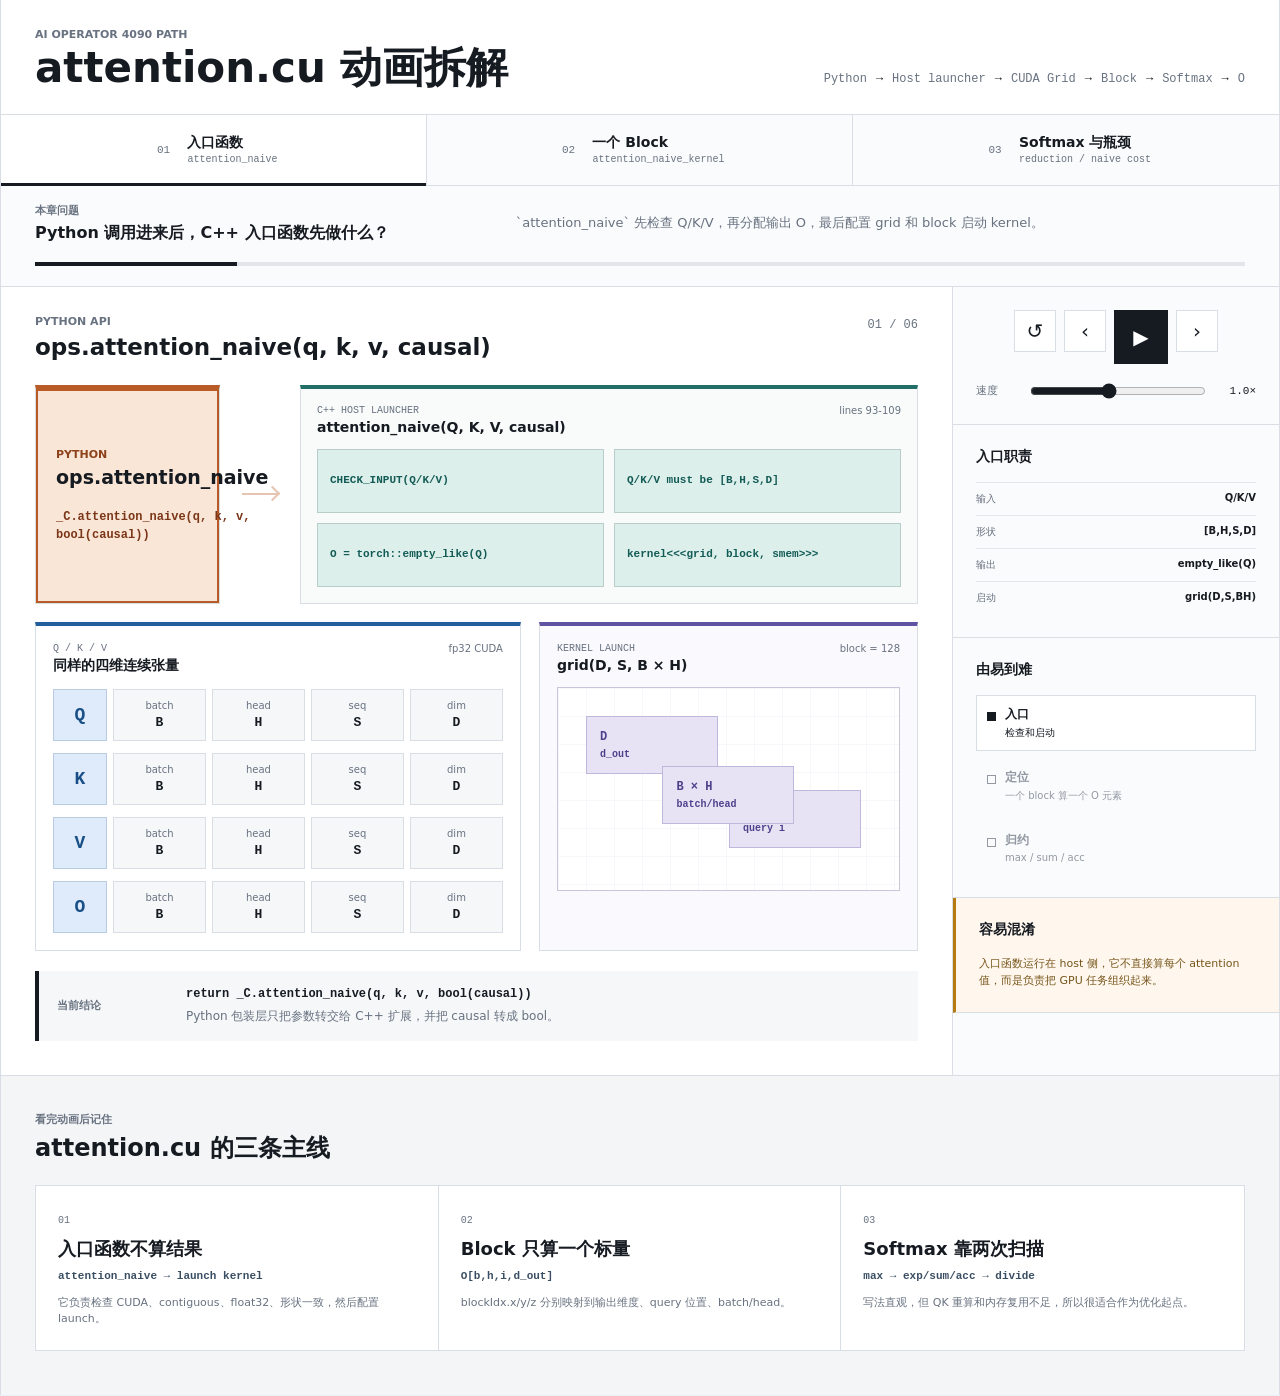
<file: ai_operator_4090_path/docs/attention_animation/index.html>
<!doctype html>
<html lang="zh-CN">
<head>
  <meta charset="utf-8">
  <meta name="viewport" content="width=device-width, initial-scale=1">
  <title>attention.cu 动画讲解：从入口函数到 naive attention kernel</title>
  <link rel="stylesheet" href="./styles.css">
</head>
<body>
  <main class="app-shell">
    <header class="topbar">
      <div>
        <p class="eyebrow">AI Operator 4090 Path</p>
        <h1>attention.cu 动画拆解</h1>
      </div>
      <div class="model-path" aria-label="attention.cu 调用路径">
        <span>Python</span>
        <b>→</b>
        <span>Host launcher</span>
        <b>→</b>
        <span>CUDA Grid</span>
        <b>→</b>
        <span>Block</span>
        <b>→</b>
        <span>Softmax</span>
        <b>→</b>
        <span>O</span>
      </div>
    </header>

    <nav class="chapter-tabs" aria-label="attention.cu 动画章节">
      <button class="chapter-tab is-active" data-chapter="host" type="button">
        <span>01</span>
        <strong>入口函数</strong>
        <small>attention_naive</small>
      </button>
      <button class="chapter-tab" data-chapter="kernel" type="button">
        <span>02</span>
        <strong>一个 Block</strong>
        <small>attention_naive_kernel</small>
      </button>
      <button class="chapter-tab" data-chapter="reduce" type="button">
        <span>03</span>
        <strong>Softmax 与瓶颈</strong>
        <small>reduction / naive cost</small>
      </button>
    </nav>

    <section class="lesson-strip">
      <div>
        <span class="section-label">本章问题</span>
        <strong id="chapter-question">Python 调用进来后，C++ 入口函数先做什么？</strong>
      </div>
      <p id="chapter-summary">`attention_naive` 先检查 Q/K/V，再分配输出 O，最后配置 grid 和 block 启动 kernel。</p>
      <div class="progress-track" aria-label="动画进度">
        <span id="progress-bar"></span>
      </div>
    </section>

    <section class="workspace">
      <div class="visual-stage">
        <div class="stage-heading">
          <div>
            <span class="section-label" id="phase-label">Python API</span>
            <h2 id="phase-title">ops.attention_naive(q, k, v, causal)</h2>
          </div>
          <span class="step-count" id="step-count">01 / 06</span>
        </div>

        <section class="chapter-view is-active" id="host-view" aria-label="attention_naive 入口函数动画">
          <div class="host-flow">
            <article class="python-panel" id="python-panel">
              <header>
                <span>Python</span>
                <strong>ops.attention_naive</strong>
              </header>
              <code>_C.attention_naive(q, k, v, bool(causal))</code>
            </article>

            <div class="flow-arrow" id="host-arrow" aria-hidden="true"><span></span></div>

            <article class="launcher-panel">
              <header class="panel-heading">
                <div>
                  <span>C++ Host launcher</span>
                  <strong>attention_naive(Q, K, V, causal)</strong>
                </div>
                <small>lines 93-109</small>
              </header>
              <div class="launcher-stack">
                <button class="launcher-step" data-host-part="check" type="button">CHECK_INPUT(Q/K/V)</button>
                <button class="launcher-step" data-host-part="shape" type="button">Q/K/V must be [B,H,S,D]</button>
                <button class="launcher-step" data-host-part="output" type="button">O = torch::empty_like(Q)</button>
                <button class="launcher-step" data-host-part="launch" type="button">kernel&lt;&lt;&lt;grid, block, smem&gt;&gt;&gt;</button>
              </div>
            </article>
          </div>

          <div class="shape-launch-grid">
            <article class="tensor-panel">
              <header class="panel-heading">
                <div>
                  <span>Q / K / V</span>
                  <strong>同样的四维连续张量</strong>
                </div>
                <small>fp32 CUDA</small>
              </header>
              <div class="tensor-stack" id="tensor-stack"></div>
            </article>

            <article class="grid-panel">
              <header class="panel-heading">
                <div>
                  <span>Kernel launch</span>
                  <strong>grid(D, S, B × H)</strong>
                </div>
                <small>block = 128</small>
              </header>
              <div class="grid-cube">
                <div class="axis axis-d" id="axis-d"><span>D</span><b>d_out</b></div>
                <div class="axis axis-s" id="axis-s"><span>S</span><b>query i</b></div>
                <div class="axis axis-bh" id="axis-bh"><span>B × H</span><b>batch/head</b></div>
              </div>
            </article>
          </div>
        </section>

        <section class="chapter-view" id="kernel-view" aria-label="attention_naive_kernel 单个 block 动画">
          <div class="kernel-layout">
            <article class="output-panel">
              <header class="panel-heading">
                <div>
                  <span>当前 Block 负责</span>
                  <strong>一个输出标量</strong>
                </div>
                <small id="block-index-label">blockIdx = (3, 3, 1)</small>
              </header>
              <div class="output-map" id="output-map" aria-label="O 的 S x D 输出区域"></div>
              <div class="block-formula">
                <code id="block-formula-code">d_out = blockIdx.x；i = blockIdx.y；bh = blockIdx.z</code>
              </div>
            </article>

            <article class="attention-panel">
              <header class="panel-heading">
                <div>
                  <span>QK 打分</span>
                  <strong>当前 query 扫过所有 key</strong>
                </div>
                <small id="scan-status">等待线程分工</small>
              </header>

              <div class="attention-matrix">
                <div class="query-row">
                  <span>Q[i]</span>
                  <div id="query-cells"></div>
                </div>
                <div class="score-area">
                  <div class="key-stack" id="key-stack"></div>
                  <div class="dot-core" id="dot-core">
                    <span>dot</span>
                    <strong>Q[i] · K[j]</strong>
                    <code>/ sqrt(D)</code>
                  </div>
                  <div class="value-stack" id="value-stack"></div>
                </div>
              </div>
            </article>
          </div>

          <div class="thread-rail">
            <span class="section-label">Block 内线程</span>
            <div class="thread-strip" id="thread-strip"></div>
          </div>
        </section>

        <section class="chapter-view" id="reduce-view" aria-label="softmax reduction 与 naive attention 瓶颈动画">
          <div class="reduce-layout">
            <article class="reduction-panel">
              <header class="panel-heading">
                <div>
                  <span>Shared memory reduction</span>
                  <strong id="reduction-title">先找每个 score 的最大值</strong>
                </div>
                <small>extern __shared__ float smem[]</small>
              </header>

              <div class="lane-lab" id="lane-lab"></div>
              <div class="shared-memory">
                <div class="shared-row">
                  <span>smax</span>
                  <div id="smax-row"></div>
                </div>
                <div class="shared-row">
                  <span>ssum</span>
                  <div id="ssum-row"></div>
                </div>
                <div class="shared-row">
                  <span>sacc</span>
                  <div id="sacc-row"></div>
                </div>
              </div>
            </article>

            <article class="formula-panel">
              <span class="section-label">当前公式</span>
              <code id="formula-code">local_max = max(score)</code>
              <p id="formula-detail">每个线程只看一部分 j，然后把局部最大值写进 shared memory。</p>
              <div class="writeback-box" id="writeback-box">
                <span>O[b,h,i,d_out]</span>
                <strong>sacc[0] / denom</strong>
              </div>
            </article>
          </div>

          <div class="bottleneck-panel">
            <header>
              <span class="section-label">为什么 naive</span>
              <strong>清楚，但慢</strong>
            </header>
            <div class="bottleneck-grid">
              <div class="meter" data-meter="repeat">
                <span>重复 QK</span>
                <b></b>
                <small>每个 d_out 都重算 score</small>
              </div>
              <div class="meter" data-meter="twopass">
                <span>两遍扫描</span>
                <b></b>
                <small>先 max，再 sum/acc</small>
              </div>
              <div class="meter" data-meter="memory">
                <span>访存复用少</span>
                <b></b>
                <small>没有 tile 和 online softmax</small>
              </div>
            </div>
          </div>
        </section>

        <div class="explanation-panel">
          <span class="section-label">当前结论</span>
          <code id="concept-code">torch::Tensor attention_naive(...)</code>
          <p id="phase-detail">这个函数是入口，不直接算 attention，而是负责检查、分配和 launch。</p>
        </div>
      </div>

      <aside class="inspector">
        <section class="control-panel">
          <div class="control-row">
            <button class="icon-button" id="reset-button" type="button" title="重置" aria-label="重置">↺</button>
            <button class="icon-button" id="prev-button" type="button" title="上一步" aria-label="上一步">‹</button>
            <button class="play-button" id="play-button" type="button" title="播放" aria-label="播放">
              <span id="play-icon">▶</span>
            </button>
            <button class="icon-button" id="next-button" type="button" title="下一步" aria-label="下一步">›</button>
          </div>
          <label class="speed-control">
            <span>速度</span>
            <input id="speed-input" type="range" min="450" max="1800" value="1050" step="50">
            <output id="speed-output">1.0×</output>
          </label>
        </section>

        <section class="facts-panel">
          <h2 id="facts-title">入口职责</h2>
          <dl>
            <div>
              <dt id="fact-label-0">输入</dt>
              <dd id="fact-value-0">Q/K/V</dd>
            </div>
            <div>
              <dt id="fact-label-1">形状</dt>
              <dd id="fact-value-1">[B,H,S,D]</dd>
            </div>
            <div>
              <dt id="fact-label-2">输出</dt>
              <dd id="fact-value-2">empty_like(Q)</dd>
            </div>
            <div>
              <dt id="fact-label-3">启动</dt>
              <dd id="fact-value-3">grid(D,S,BH)</dd>
            </div>
          </dl>
        </section>

        <section class="mental-model">
          <h2>由易到难</h2>
          <ol>
            <li class="is-current" data-mental="0">
              <span>入口</span>
              <small>检查和启动</small>
            </li>
            <li data-mental="1">
              <span>定位</span>
              <small>一个 block 算一个 O 元素</small>
            </li>
            <li data-mental="2">
              <span>归约</span>
              <small>max / sum / acc</small>
            </li>
          </ol>
        </section>

        <section class="warning-panel">
          <h2>容易混淆</h2>
          <p id="common-mistake">这个文件里的 naive attention 是为了正确性和观察瓶颈，不是追求速度的最终实现。</p>
        </section>
      </aside>
    </section>

    <section class="cheatsheet">
      <header>
        <span class="section-label">看完动画后记住</span>
        <h2>attention.cu 的三条主线</h2>
      </header>
      <div class="cheatsheet-grid">
        <article data-jump-chapter="host">
          <span>01</span>
          <h3>入口函数不算结果</h3>
          <code>attention_naive → launch kernel</code>
          <p>它负责检查 CUDA、contiguous、float32、形状一致，然后配置 launch。</p>
        </article>
        <article data-jump-chapter="kernel">
          <span>02</span>
          <h3>Block 只算一个标量</h3>
          <code>O[b,h,i,d_out]</code>
          <p>blockIdx.x/y/z 分别映射到输出维度、query 位置、batch/head。</p>
        </article>
        <article data-jump-chapter="reduce">
          <span>03</span>
          <h3>Softmax 靠两次扫描</h3>
          <code>max → exp/sum/acc → divide</code>
          <p>写法直观，但 QK 重算和内存复用不足，所以很适合作为优化起点。</p>
        </article>
      </div>
    </section>
  </main>

  <script src="./app.js"></script>
</body>
</html>
</file>
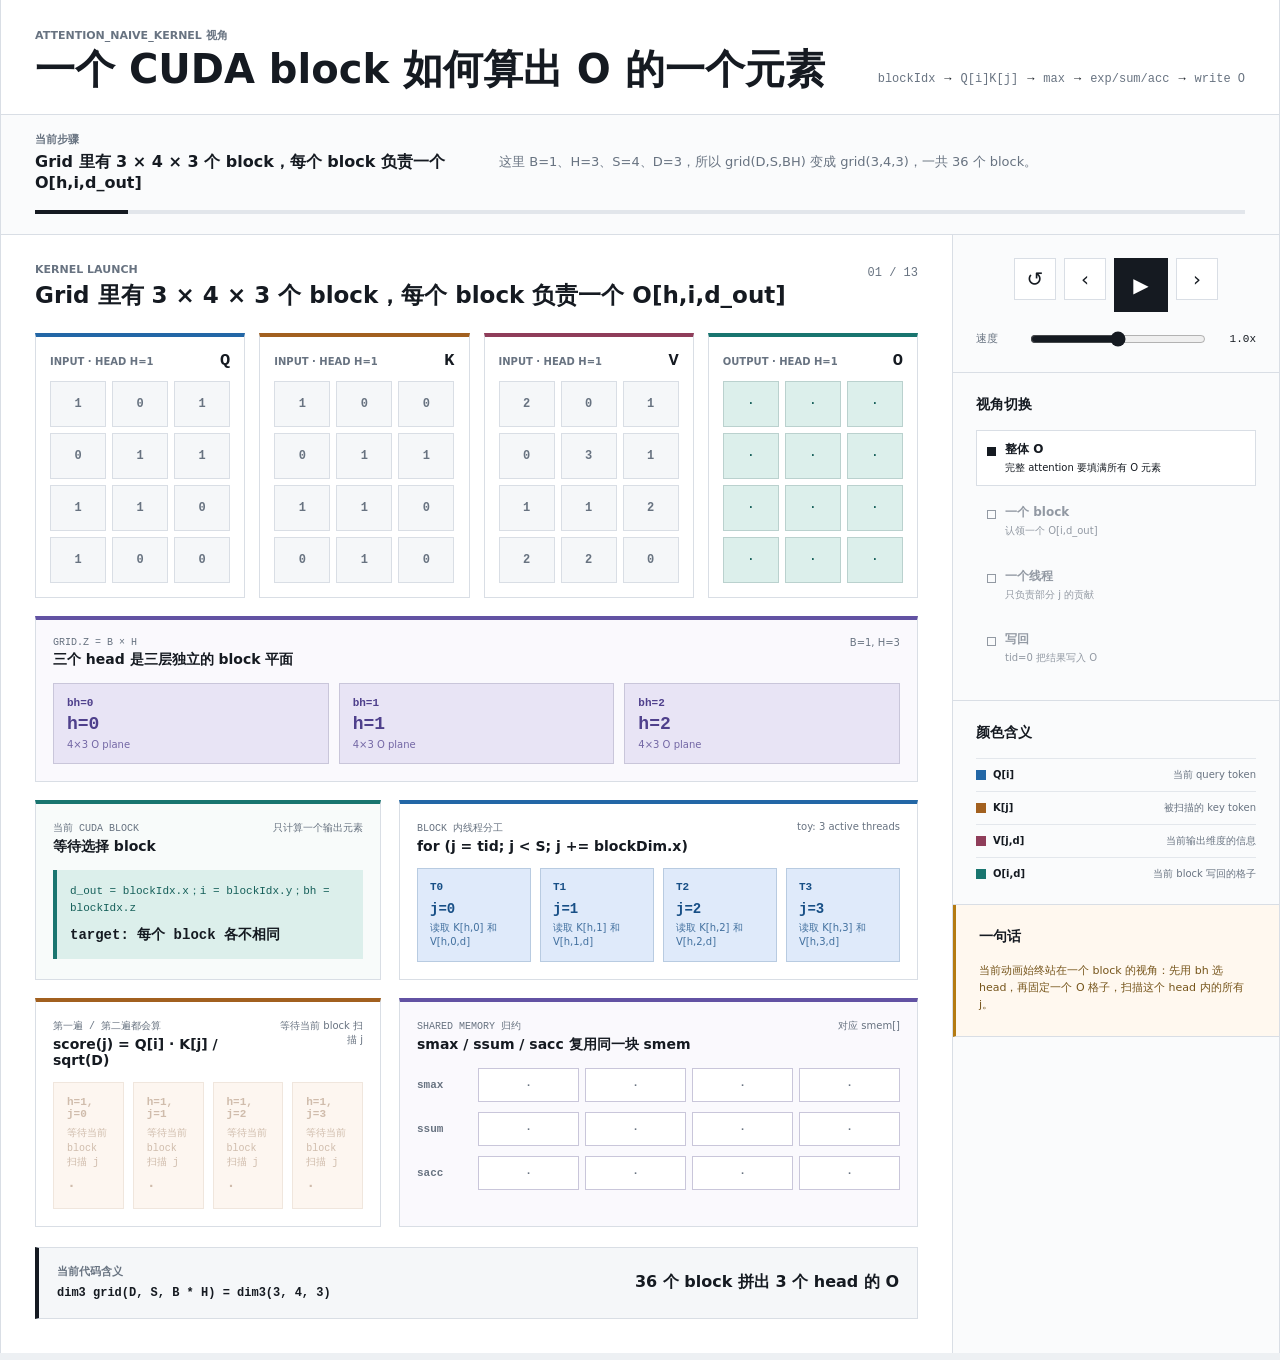
<file: ai_operator_4090_path/docs/attention_qkv_3x3_animation/index.html>
<!doctype html>
<html lang="zh-CN">
<head>
  <meta charset="utf-8">
  <meta name="viewport" content="width=device-width, initial-scale=1">
  <title>attention_naive_kernel 视角：4x3 QKV 到 O</title>
  <link rel="stylesheet" href="./styles.css">
</head>
<body>
  <main class="app-shell">
    <header class="topbar">
      <div>
        <p class="eyebrow">attention_naive_kernel 视角</p>
        <h1>一个 CUDA block 如何算出 O 的一个元素</h1>
      </div>
      <div class="kernel-path" aria-label="kernel 工作路径">
        <span>blockIdx</span>
        <b>→</b>
        <span>Q[i]K[j]</span>
        <b>→</b>
        <span>max</span>
        <b>→</b>
        <span>exp/sum/acc</span>
        <b>→</b>
        <span>write O</span>
      </div>
    </header>

    <section class="lesson-strip">
      <div>
        <span class="section-label">当前步骤</span>
        <strong id="step-title">Grid 里有 3 × 4 × 3 个 block，每个 block 负责一个 O[h,i,d_out]</strong>
      </div>
      <p id="step-summary">为了贴近代码，这里固定 B=1、H=3、S=4、D=3；真实 kernel 里 block 是 128 线程，本动画用 4 个活跃线程分别代表 j=0、1、2、3。</p>
      <div class="progress-track" aria-label="动画进度">
        <span id="progress-bar"></span>
      </div>
    </section>

    <section class="workspace">
      <section class="visual-stage">
        <div class="stage-heading">
          <div>
            <span class="section-label" id="phase-label">Kernel launch</span>
            <h2 id="phase-title">每个 block 认领 O 矩阵里的一个格子</h2>
          </div>
          <span class="step-count" id="step-count">01 / 13</span>
        </div>

        <div class="matrix-overview">
          <article class="matrix-panel q-panel">
            <header>
              <span id="q-head-label">Input · head h=1</span>
              <strong>Q</strong>
            </header>
            <div class="matrix" id="q-matrix" aria-label="Q matrix"></div>
          </article>

          <article class="matrix-panel k-panel">
            <header>
              <span id="k-head-label">Input · head h=1</span>
              <strong>K</strong>
            </header>
            <div class="matrix" id="k-matrix" aria-label="K matrix"></div>
          </article>

          <article class="matrix-panel v-panel">
            <header>
              <span id="v-head-label">Input · head h=1</span>
              <strong>V</strong>
            </header>
            <div class="matrix" id="v-matrix" aria-label="V matrix"></div>
          </article>

          <article class="matrix-panel o-panel">
            <header>
              <span id="o-head-label">Output · head h=1</span>
              <strong>O</strong>
            </header>
            <div class="matrix" id="o-matrix" aria-label="O matrix"></div>
          </article>
        </div>

        <div class="head-board">
          <article class="head-card">
            <header class="panel-heading">
              <div>
                <span>grid.z = B × H</span>
                <strong>三个 head 是三层独立的 block 平面</strong>
              </div>
              <small>B=1, H=3</small>
            </header>
            <div class="head-strip" id="head-strip" aria-label="head layers"></div>
          </article>
        </div>

        <div class="kernel-board">
          <article class="block-card">
            <header class="panel-heading">
              <div>
                <span>当前 CUDA block</span>
                <strong id="block-title">blockIdx = (d_out=1, i=1, bh=1)</strong>
              </div>
              <small>只计算一个输出元素</small>
            </header>
            <div class="block-mapping">
              <code id="mapping-code">d_out = blockIdx.x；i = blockIdx.y；bh = blockIdx.z</code>
              <b id="target-code">target: O[h=1,i=1,d=1]</b>
            </div>
          </article>

          <article class="thread-card">
            <header class="panel-heading">
              <div>
                <span>block 内线程分工</span>
                <strong>for (j = tid; j &lt; S; j += blockDim.x)</strong>
              </div>
              <small>toy: 3 active threads</small>
            </header>
            <div class="thread-lanes" id="thread-lanes"></div>
          </article>
        </div>

        <div class="computation-board">
          <article class="score-card">
            <header class="panel-heading">
              <div>
                <span>第一遍 / 第二遍都会算</span>
                <strong>score(j) = Q[i] · K[j] / sqrt(D)</strong>
              </div>
              <small id="score-status">等待选择 block</small>
            </header>
            <div class="score-row" id="score-row"></div>
          </article>

          <article class="shared-card">
            <header class="panel-heading">
              <div>
                <span>shared memory 归约</span>
                <strong id="shared-title">smax / ssum / sacc 复用同一块 smem</strong>
              </div>
              <small>对应 smem[]</small>
            </header>
            <div class="shared-rows">
              <div class="shared-row">
                <span>smax</span>
                <div id="smax-row"></div>
              </div>
              <div class="shared-row">
                <span>ssum</span>
                <div id="ssum-row"></div>
              </div>
              <div class="shared-row">
                <span>sacc</span>
                <div id="sacc-row"></div>
              </div>
            </div>
          </article>
        </div>

        <section class="formula-panel">
          <div>
            <span class="section-label">当前代码含义</span>
            <code id="formula-code">dim3 grid(D, S, B * H)</code>
          </div>
          <strong id="formula-result">36 个 block 拼出 3 个 head 的 O</strong>
        </section>
      </section>

      <aside class="inspector">
        <section class="control-panel">
          <div class="control-row">
            <button class="icon-button" id="reset-button" type="button" title="重置" aria-label="重置">↺</button>
            <button class="icon-button" id="prev-button" type="button" title="上一步" aria-label="上一步">‹</button>
            <button class="play-button" id="play-button" type="button" title="播放" aria-label="播放">
              <span id="play-icon">▶</span>
            </button>
            <button class="icon-button" id="next-button" type="button" title="下一步" aria-label="下一步">›</button>
          </div>
          <label class="speed-control">
            <span>速度</span>
            <input id="speed-input" type="range" min="400" max="1800" step="50" value="1100">
            <output id="speed-output">1.0x</output>
          </label>
        </section>

        <section class="focus-panel">
          <h2>视角切换</h2>
          <ol>
            <li class="is-current" data-focus="grid">
              <span>整体 O</span>
              <small>完整 attention 要填满所有 O 元素</small>
            </li>
            <li data-focus="block">
              <span>一个 block</span>
              <small>认领一个 O[i,d_out]</small>
            </li>
            <li data-focus="thread">
              <span>一个线程</span>
              <small>只负责部分 j 的贡献</small>
            </li>
            <li data-focus="write">
              <span>写回</span>
              <small>tid=0 把结果写入 O</small>
            </li>
          </ol>
        </section>

        <section class="legend-panel">
          <h2>颜色含义</h2>
          <dl>
            <div>
              <dt><span class="swatch q"></span>Q[i]</dt>
              <dd>当前 query token</dd>
            </div>
            <div>
              <dt><span class="swatch k"></span>K[j]</dt>
              <dd>被扫描的 key token</dd>
            </div>
            <div>
              <dt><span class="swatch v"></span>V[j,d]</dt>
              <dd>当前输出维度的信息</dd>
            </div>
            <div>
              <dt><span class="swatch o"></span>O[i,d]</dt>
              <dd>当前 block 写回的格子</dd>
            </div>
          </dl>
        </section>

        <section class="takeaway-panel">
          <h2>一句话</h2>
          <p id="takeaway-text">整体 attention 填满 O；一个 block 填一个 O 格子；block 内线程分工扫描所有 j。</p>
        </section>
      </aside>
    </section>
  </main>

  <script src="./app.js"></script>
</body>
</html>
</file>
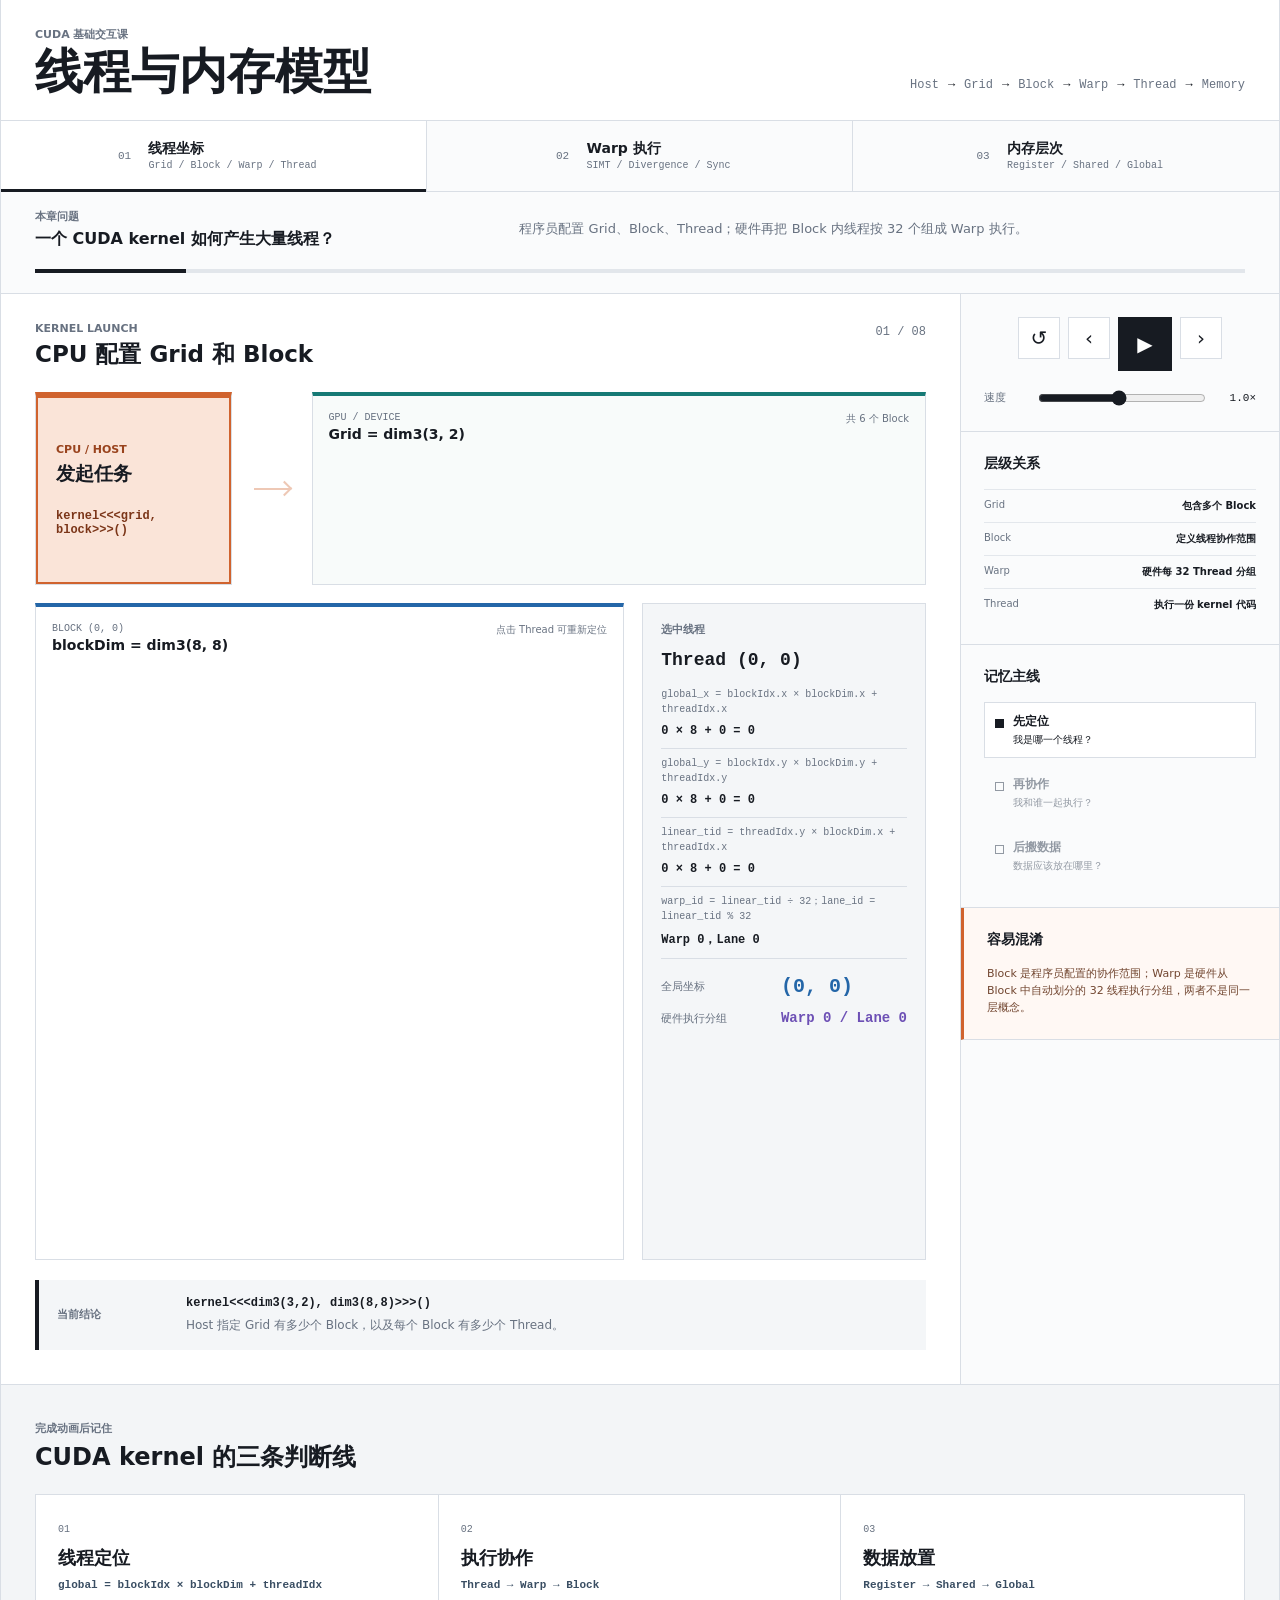
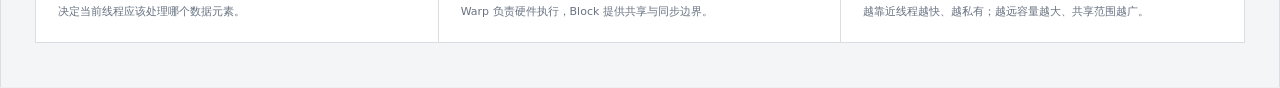
<file: ai_operator_4090_path/docs/cuda_model_animation/index.html>
<!doctype html>
<html lang="zh-CN">
<head>
  <meta charset="utf-8">
  <meta name="viewport" content="width=device-width, initial-scale=1">
  <title>CUDA 编程模型动画：线程、Warp 与内存</title>
  <link rel="stylesheet" href="./styles.css">
</head>
<body>
  <main class="app-shell">
    <header class="topbar">
      <div>
        <p class="eyebrow">CUDA 基础交互课</p>
        <h1>线程与内存模型</h1>
      </div>
      <div class="model-path" aria-label="CUDA 编程模型主线">
        <span>Host</span>
        <b>→</b>
        <span>Grid</span>
        <b>→</b>
        <span>Block</span>
        <b>→</b>
        <span>Warp</span>
        <b>→</b>
        <span>Thread</span>
        <b>→</b>
        <span>Memory</span>
      </div>
    </header>

    <nav class="chapter-tabs" aria-label="CUDA 概念章节">
      <button class="chapter-tab is-active" data-chapter="launch" type="button">
        <span>01</span>
        <strong>线程坐标</strong>
        <small>Grid / Block / Warp / Thread</small>
      </button>
      <button class="chapter-tab" data-chapter="warp" type="button">
        <span>02</span>
        <strong>Warp 执行</strong>
        <small>SIMT / Divergence / Sync</small>
      </button>
      <button class="chapter-tab" data-chapter="memory" type="button">
        <span>03</span>
        <strong>内存层次</strong>
        <small>Register / Shared / Global</small>
      </button>
    </nav>

    <section class="lesson-strip">
      <div>
        <span class="section-label">本章问题</span>
        <strong id="chapter-question">一个 CUDA kernel 如何产生大量线程？</strong>
      </div>
      <p id="chapter-summary">程序员配置 Grid、Block、Thread；硬件再把 Block 内线程按 32 个组成 Warp 执行。</p>
      <div class="progress-track" aria-label="动画进度">
        <span id="progress-bar"></span>
      </div>
    </section>

    <section class="workspace">
      <div class="visual-stage">
        <div class="stage-heading">
          <div>
            <span class="section-label" id="phase-label">Kernel launch</span>
            <h2 id="phase-title">CPU 配置 Grid 和 Block</h2>
          </div>
          <span class="step-count" id="step-count">01 / 08</span>
        </div>

        <section class="chapter-view is-active" id="launch-view" aria-label="线程坐标动画">
          <div class="launch-flow">
            <article class="host-panel" id="host-panel">
              <header>
                <span>CPU / Host</span>
                <strong>发起任务</strong>
              </header>
              <code>kernel&lt;&lt;&lt;grid, block&gt;&gt;&gt;()</code>
            </article>

            <div class="flow-arrow" id="launch-arrow" aria-hidden="true"><span></span></div>

            <article class="gpu-panel">
              <header class="panel-heading">
                <div>
                  <span>GPU / Device</span>
                  <strong>Grid = dim3(3, 2)</strong>
                </div>
                <small>共 6 个 Block</small>
              </header>
              <div class="grid-map" id="grid-map" aria-label="CUDA Grid"></div>
            </article>
          </div>

          <div class="block-detail">
            <article class="block-zoom">
              <header class="panel-heading">
                <div>
                  <span id="selected-block-label">Block (0, 0)</span>
                  <strong>blockDim = dim3(8, 8)</strong>
                </div>
                <small>点击 Thread 可重新定位</small>
              </header>
              <div class="thread-map" id="thread-map" aria-label="Block 内线程"></div>
            </article>

            <article class="coordinate-panel">
              <span class="section-label">选中线程</span>
              <div class="coordinate-value" id="thread-name">Thread (0, 0)</div>
              <div class="formula-stack">
                <code>global_x = blockIdx.x × blockDim.x + threadIdx.x</code>
                <strong id="global-x-formula">0 × 8 + 0 = 0</strong>
                <code>global_y = blockIdx.y × blockDim.y + threadIdx.y</code>
                <strong id="global-y-formula">0 × 8 + 0 = 0</strong>
                <code>linear_tid = threadIdx.y × blockDim.x + threadIdx.x</code>
                <strong id="linear-thread-formula">0 × 8 + 0 = 0</strong>
                <code>warp_id = linear_tid ÷ 32；lane_id = linear_tid % 32</code>
                <strong id="warp-lane-formula">Warp 0，Lane 0</strong>
              </div>
              <div class="result-index result-index-stack">
                <span>全局坐标</span>
                <b id="global-coordinate">(0, 0)</b>
                <span>硬件执行分组</span>
                <b id="warp-coordinate">Warp 0 / Lane 0</b>
              </div>
            </article>
          </div>
        </section>

        <section class="chapter-view" id="warp-view" aria-label="Warp 执行动画">
          <div class="warp-layout">
            <article class="warp-machine">
              <header class="panel-heading">
                <div>
                  <span>Warp 0</span>
                  <strong>32 个线程一起接收指令</strong>
                </div>
                <small id="warp-status">等待调度</small>
              </header>
              <div class="instruction-rail">
                <span>当前指令</span>
                <code id="warp-instruction">y = x + 1</code>
              </div>
              <div class="lane-grid" id="lane-grid" aria-label="Warp 的 32 个 lane"></div>
            </article>

            <article class="scheduler-panel">
              <span class="section-label">SIMT 调度</span>
              <div class="scheduler-cycle">
                <div>
                  <small>Cycle</small>
                  <strong id="cycle-number">0</strong>
                </div>
                <div>
                  <small>Active lanes</small>
                  <strong id="active-lanes">32 / 32</strong>
                </div>
              </div>
              <div class="branch-legend">
                <span><i class="lane-a"></i>路径 A</span>
                <span><i class="lane-b"></i>路径 B</span>
                <span><i class="lane-off"></i>暂时关闭</span>
              </div>
              <p id="warp-explanation">SIMT 表示同一条指令同时作用于多个线程，每个线程仍拥有自己的数据和寄存器。</p>
            </article>
          </div>

          <div class="sync-demo">
            <article class="sync-block" data-sync-block="0">
              <header>Block 0</header>
              <div class="sync-threads" id="sync-block-0"></div>
              <div class="barrier-line">__syncthreads()</div>
            </article>
            <article class="sync-note">
              <span class="section-label">同步边界</span>
              <strong>Barrier 只约束同一个 Block</strong>
              <p>Block 0 无法用 `__syncthreads()` 等待 Block 1。不同 Block 默认必须独立完成工作。</p>
            </article>
            <article class="sync-block" data-sync-block="1">
              <header>Block 1</header>
              <div class="sync-threads" id="sync-block-1"></div>
              <div class="barrier-line">独立执行</div>
            </article>
          </div>
        </section>

        <section class="chapter-view" id="memory-view" aria-label="CUDA 内存模型动画">
          <div class="memory-device">
            <header class="panel-heading">
              <div>
                <span>GPU Device</span>
                <strong>内存的归属决定谁能共享数据</strong>
              </div>
              <small id="memory-action">等待数据流</small>
            </header>

            <div class="memory-blocks">
              <article class="memory-block" data-memory-block="0">
                <header>Block 0</header>
                <div class="register-row" id="register-row-0"></div>
                <div class="shared-bank" id="shared-bank-0">
                  <span>Shared Memory 0</span>
                  <div class="shared-cells"></div>
                </div>
              </article>

              <article class="memory-block" data-memory-block="1">
                <header>Block 1</header>
                <div class="register-row" id="register-row-1"></div>
                <div class="shared-bank" id="shared-bank-1">
                  <span>Shared Memory 1</span>
                  <div class="shared-cells"></div>
                </div>
              </article>
            </div>

            <div class="memory-bus" id="memory-bus">
              <span></span>
              <b>Device memory bus</b>
              <span></span>
            </div>

            <div class="global-memory" id="global-memory">
              <header>
                <span>Global Memory</span>
                <small>所有 Block 可访问，kernel 结束后数据仍存在</small>
              </header>
              <div class="global-cells" id="global-cells"></div>
            </div>
          </div>

          <div class="access-demo">
            <article>
              <header>
                <span class="access-good"></span>
                <strong>合并访问</strong>
              </header>
              <div class="address-row" id="coalesced-row"></div>
              <p>相邻线程访问相邻地址，硬件更容易合并成较少的内存事务。</p>
            </article>
            <article>
              <header>
                <span class="access-bad"></span>
                <strong>跨步访问</strong>
              </header>
              <div class="address-row" id="strided-row"></div>
              <p>相邻线程访问分散地址，通常需要更多内存事务。</p>
            </article>
          </div>
        </section>

        <div class="explanation-panel">
          <span class="section-label">当前结论</span>
          <code id="concept-code">kernel&lt;&lt;&lt;gridDim, blockDim&gt;&gt;&gt;()</code>
          <p id="phase-detail">Host 指定 Grid 有多少个 Block，以及每个 Block 有多少个 Thread。</p>
        </div>
      </div>

      <aside class="inspector">
        <section class="control-panel">
          <div class="control-row">
            <button class="icon-button" id="reset-button" type="button" title="重置" aria-label="重置">↺</button>
            <button class="icon-button" id="prev-button" type="button" title="上一步" aria-label="上一步">‹</button>
            <button class="play-button" id="play-button" type="button" title="播放" aria-label="播放">
              <span id="play-icon">▶</span>
            </button>
            <button class="icon-button" id="next-button" type="button" title="下一步" aria-label="下一步">›</button>
          </div>
          <label class="speed-control">
            <span>速度</span>
            <input id="speed-input" type="range" min="350" max="1800" value="1050" step="50">
            <output id="speed-output">1.0×</output>
          </label>
        </section>

        <section class="facts-panel">
          <h2 id="facts-title">层级关系</h2>
          <dl>
            <div>
              <dt id="fact-label-0">一次 launch</dt>
              <dd id="fact-value-0">产生一个 Grid</dd>
            </div>
            <div>
              <dt id="fact-label-1">Grid</dt>
              <dd id="fact-value-1">包含多个 Block</dd>
            </div>
            <div>
              <dt id="fact-label-2">Block</dt>
              <dd id="fact-value-2">包含多个 Thread</dd>
            </div>
            <div>
              <dt id="fact-label-3">Thread</dt>
              <dd id="fact-value-3">执行一份 kernel 代码</dd>
            </div>
          </dl>
        </section>

        <section class="mental-model">
          <h2>记忆主线</h2>
          <ol>
            <li class="is-current" data-mental="0">
              <span>先定位</span>
              <small>我是哪一个线程？</small>
            </li>
            <li data-mental="1">
              <span>再协作</span>
              <small>我和谁一起执行？</small>
            </li>
            <li data-mental="2">
              <span>后搬数据</span>
              <small>数据应该放在哪里？</small>
            </li>
          </ol>
        </section>

        <section class="warning-panel">
          <h2>容易混淆</h2>
          <p id="common-mistake">Block 不是一条线程。Block 是一组能够通过 Shared Memory 和同步屏障协作的线程。</p>
        </section>
      </aside>
    </section>

    <section class="cheatsheet">
      <header>
        <span class="section-label">完成动画后记住</span>
        <h2>CUDA kernel 的三条判断线</h2>
      </header>
      <div class="cheatsheet-grid">
        <article data-jump-chapter="launch">
          <span>01</span>
          <h3>线程定位</h3>
          <code>global = blockIdx × blockDim + threadIdx</code>
          <p>决定当前线程应该处理哪个数据元素。</p>
        </article>
        <article data-jump-chapter="warp">
          <span>02</span>
          <h3>执行协作</h3>
          <code>Thread → Warp → Block</code>
          <p>Warp 负责硬件执行，Block 提供共享与同步边界。</p>
        </article>
        <article data-jump-chapter="memory">
          <span>03</span>
          <h3>数据放置</h3>
          <code>Register → Shared → Global</code>
          <p>越靠近线程越快、越私有；越远容量越大、共享范围越广。</p>
        </article>
      </div>
    </section>
  </main>

  <script src="./app.js"></script>
</body>
</html>
</file>
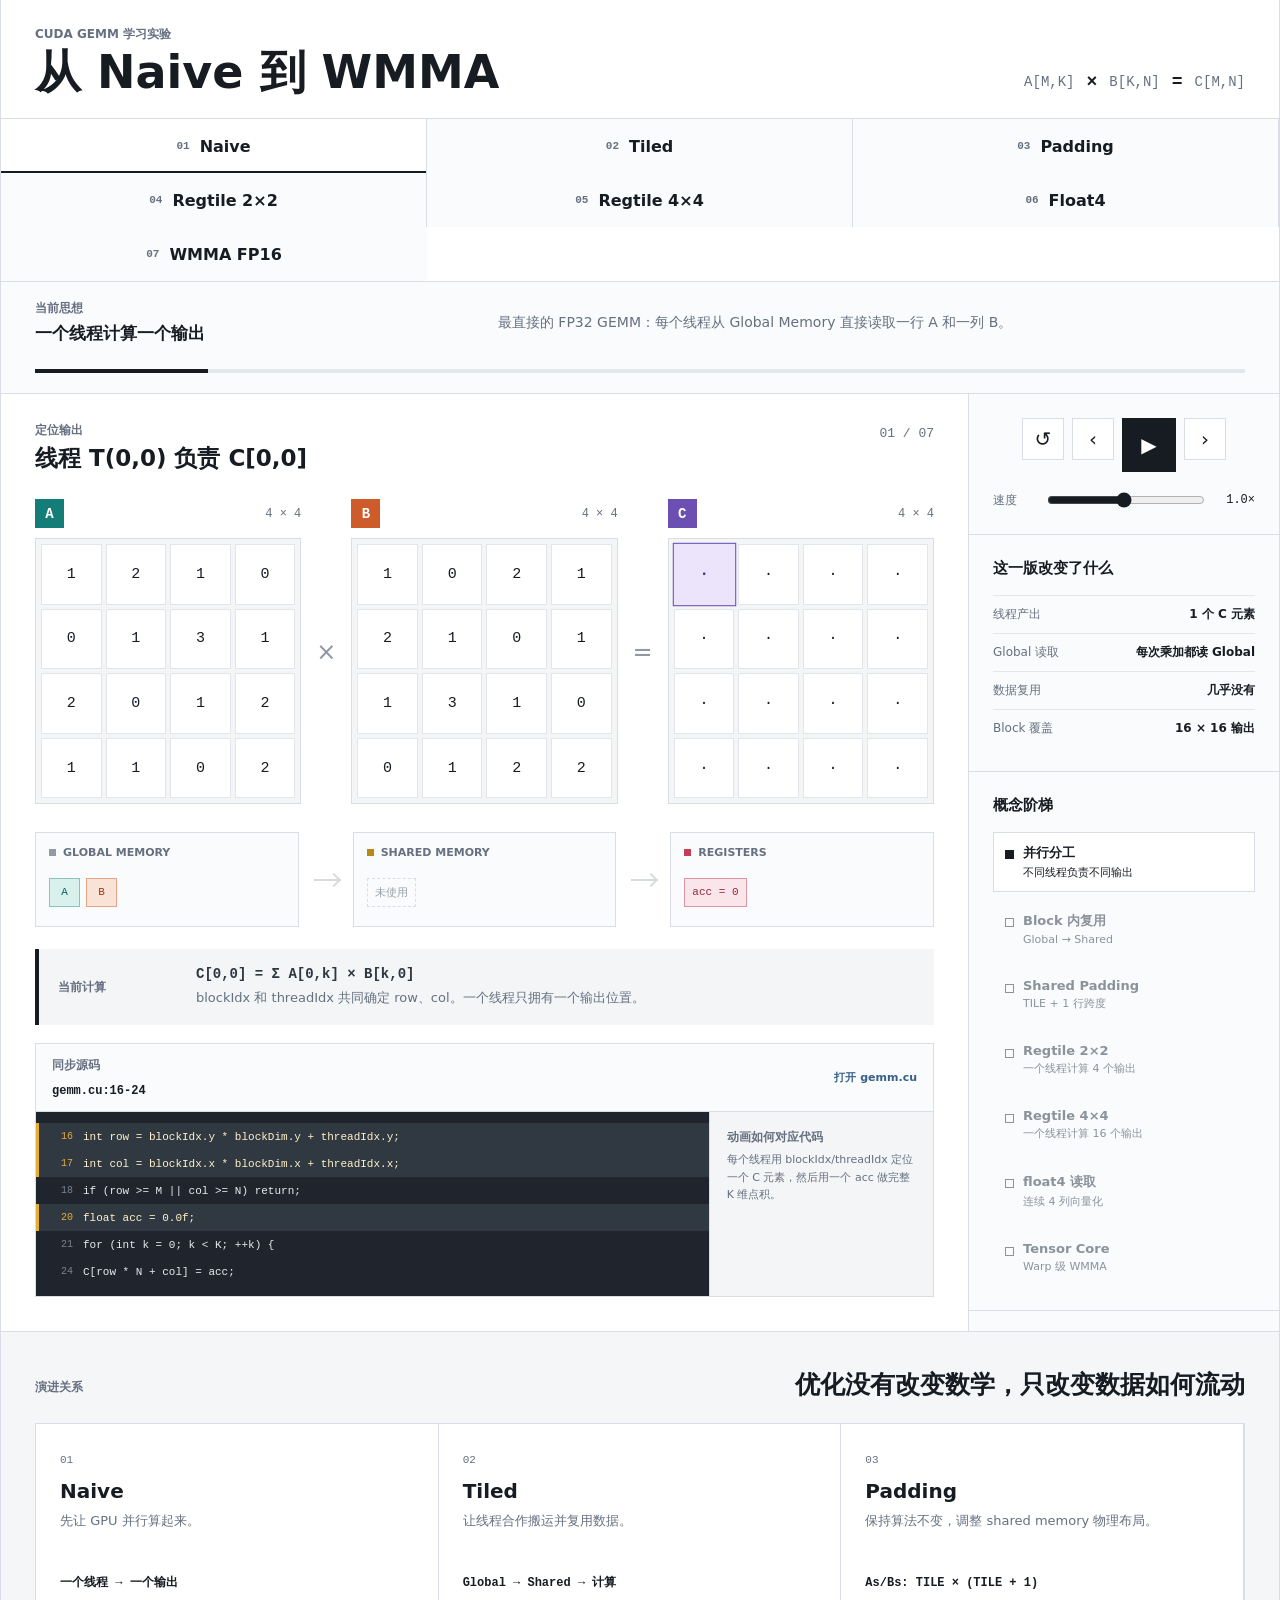
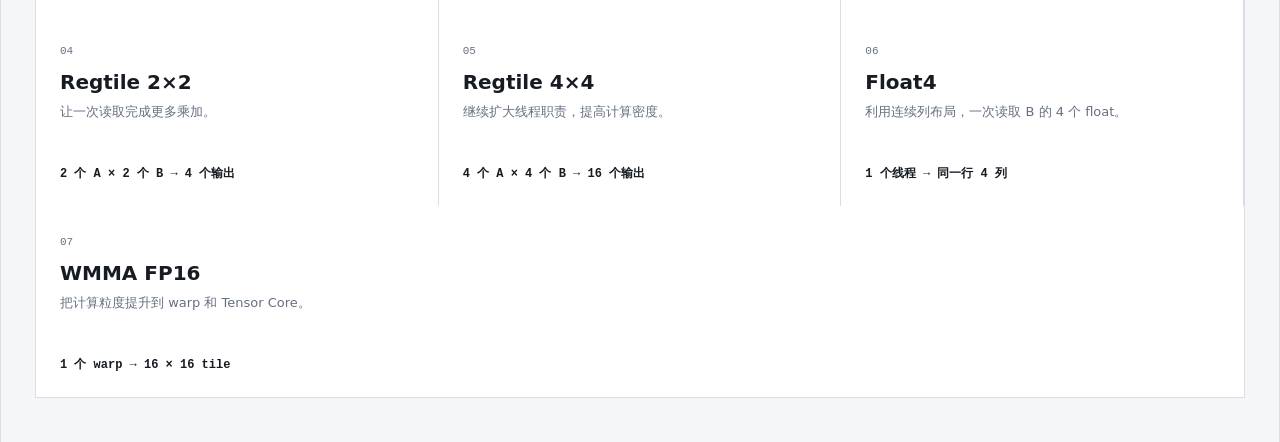
<file: ai_operator_4090_path/docs/gemm_animation/index.html>
<!doctype html>
<html lang="zh-CN">
<head>
  <meta charset="utf-8">
  <meta name="viewport" content="width=device-width, initial-scale=1">
  <title>GEMM 动画：Naive 到 WMMA</title>
  <link rel="stylesheet" href="./styles.css">
</head>
<body>
  <main class="app-shell">
    <header class="topbar">
      <div>
        <p class="eyebrow">CUDA GEMM 学习实验</p>
        <h1>从 Naive 到 WMMA</h1>
      </div>
      <div class="formula" aria-label="矩阵乘法公式">
        <span>A[M,K]</span>
        <strong>×</strong>
        <span>B[K,N]</span>
        <strong>=</strong>
        <span>C[M,N]</span>
      </div>
    </header>

    <nav class="mode-tabs" aria-label="GEMM 实现选择">
      <button class="mode-tab is-active" data-mode="naive" type="button">
        <span class="mode-index">01</span>
        <span>Naive</span>
      </button>
      <button class="mode-tab" data-mode="tiled" type="button">
        <span class="mode-index">02</span>
        <span>Tiled</span>
      </button>
      <button class="mode-tab" data-mode="padded" type="button">
        <span class="mode-index">03</span>
        <span>Padding</span>
      </button>
      <button class="mode-tab" data-mode="regtile2" type="button">
        <span class="mode-index">04</span>
        <span>Regtile 2×2</span>
      </button>
      <button class="mode-tab" data-mode="regtile4" type="button">
        <span class="mode-index">05</span>
        <span>Regtile 4×4</span>
      </button>
      <button class="mode-tab" data-mode="float4" type="button">
        <span class="mode-index">06</span>
        <span>Float4</span>
      </button>
      <button class="mode-tab" data-mode="wmma" type="button">
        <span class="mode-index">07</span>
        <span>WMMA FP16</span>
      </button>
    </nav>

    <section class="lesson-strip">
      <div>
        <span class="lesson-label">当前思想</span>
        <strong id="mode-title">一个线程计算一个输出</strong>
      </div>
      <p id="mode-summary">线程直接从 Global Memory 读取 A 的一行和 B 的一列，完成一个点积。</p>
      <div class="progress-track" aria-label="动画进度">
        <span id="progress-bar"></span>
      </div>
    </section>

    <section class="workspace">
      <div class="visual-stage">
        <div class="stage-heading">
          <div>
            <span class="stage-kicker" id="phase-label">定位输出</span>
            <h2 id="phase-title">线程 T(0,0) 负责 C[0,0]</h2>
          </div>
          <span class="step-count" id="step-count">01 / 07</span>
        </div>

        <div class="matrix-scene" id="matrix-scene">
          <article class="matrix-panel" data-matrix="A">
            <div class="matrix-title">
              <span class="matrix-name matrix-a">A</span>
              <span>4 × 4</span>
            </div>
            <div class="matrix-grid" id="matrix-a" aria-label="矩阵 A"></div>
          </article>

          <div class="operator-sign" aria-hidden="true">×</div>

          <article class="matrix-panel" data-matrix="B">
            <div class="matrix-title">
              <span class="matrix-name matrix-b">B</span>
              <span>4 × 4</span>
            </div>
            <div class="matrix-grid" id="matrix-b" aria-label="矩阵 B"></div>
          </article>

          <div class="operator-sign" aria-hidden="true">=</div>

          <article class="matrix-panel" data-matrix="C">
            <div class="matrix-title">
              <span class="matrix-name matrix-c">C</span>
              <span>4 × 4</span>
            </div>
            <div class="matrix-grid" id="matrix-c" aria-label="矩阵 C"></div>
          </article>
        </div>

        <div class="memory-path">
          <section class="memory-zone global-zone">
            <div class="zone-title">
              <span class="zone-dot"></span>
              Global Memory
            </div>
            <div class="memory-content" id="global-content">
              <span>A</span>
              <span>B</span>
            </div>
          </section>

          <div class="path-arrow" id="global-arrow" aria-hidden="true">
            <span></span>
          </div>

          <section class="memory-zone shared-zone">
            <div class="zone-title">
              <span class="zone-dot"></span>
              Shared Memory
            </div>
            <div class="memory-content" id="shared-content">
              <span class="empty-state">未使用</span>
            </div>
          </section>

          <div class="path-arrow" id="shared-arrow" aria-hidden="true">
            <span></span>
          </div>

          <section class="memory-zone register-zone">
            <div class="zone-title">
              <span class="zone-dot"></span>
              Registers
            </div>
            <div class="memory-content register-content" id="register-content">
              <span class="register-chip">acc = 0</span>
            </div>
          </section>
        </div>

        <div class="calculation-panel">
          <span class="calculation-label">当前计算</span>
          <code id="calculation">C[0,0] = Σ A[0,k] × B[k,0]</code>
          <p id="phase-detail">每个线程通过 blockIdx、threadIdx 找到唯一的输出位置。</p>
        </div>

        <article class="source-panel">
          <header>
            <div>
              <span class="stage-kicker">同步源码</span>
              <strong id="source-location">gemm.cu:11-17</strong>
            </div>
            <a id="source-link" href="../../src/aiop4090/csrc/gemm.cu">打开 gemm.cu</a>
          </header>
          <div class="source-body">
            <pre id="source-code" aria-label="当前步骤对应的 gemm.cu 源码"></pre>
            <div class="source-explanation">
              <span class="stage-kicker">动画如何对应代码</span>
              <p id="source-explanation">线程先根据 blockIdx 和 threadIdx 确定输出位置，再初始化累加器。</p>
            </div>
          </div>
        </article>
      </div>

      <aside class="inspector">
        <section class="control-panel">
          <div class="control-row">
            <button class="icon-button" id="reset-button" type="button" title="重置动画" aria-label="重置动画">↺</button>
            <button class="icon-button" id="prev-button" type="button" title="上一步" aria-label="上一步">‹</button>
            <button class="play-button" id="play-button" type="button" title="播放" aria-label="播放">
              <span id="play-icon">▶</span>
            </button>
            <button class="icon-button" id="next-button" type="button" title="下一步" aria-label="下一步">›</button>
          </div>
          <label class="speed-control">
            <span>速度</span>
            <input id="speed-input" type="range" min="350" max="1800" value="1050" step="50">
            <output id="speed-output">1.0×</output>
          </label>
        </section>

        <section class="stats-panel">
          <h2>这一版改变了什么</h2>
          <dl>
            <div>
              <dt>线程产出</dt>
              <dd id="stat-output">1 个 C 元素</dd>
            </div>
            <div>
              <dt>Global 读取</dt>
              <dd id="stat-loads">每次乘加都读取</dd>
            </div>
            <div>
              <dt>数据复用</dt>
              <dd id="stat-reuse">几乎没有</dd>
            </div>
            <div>
              <dt>Block 覆盖</dt>
              <dd id="stat-block">16 × 16 输出</dd>
            </div>
          </dl>
        </section>

        <section class="concept-panel">
          <h2>概念阶梯</h2>
          <ol>
            <li class="is-current" data-concept="parallel">
              <span>并行分工</span>
              <small>不同线程负责不同输出</small>
            </li>
            <li data-concept="shared">
              <span>Block 内复用</span>
              <small>Global → Shared</small>
            </li>
            <li data-concept="padding">
              <span>Shared Padding</span>
              <small>TILE + 1 行跨度</small>
            </li>
            <li data-concept="regtile2">
              <span>Regtile 2×2</span>
              <small>一个线程计算 4 个输出</small>
            </li>
            <li data-concept="regtile4">
              <span>Regtile 4×4</span>
              <small>一个线程计算 16 个输出</small>
            </li>
            <li data-concept="float4">
              <span>float4 读取</span>
              <small>连续 4 列向量化</small>
            </li>
            <li data-concept="wmma">
              <span>Tensor Core</span>
              <small>Warp 级 WMMA</small>
            </li>
          </ol>
        </section>
      </aside>
    </section>

    <section class="comparison-band">
      <header>
        <span class="stage-kicker">演进关系</span>
        <h2>优化没有改变数学，只改变数据如何流动</h2>
      </header>
      <div class="comparison-grid">
        <article data-jump-mode="naive">
          <span class="comparison-number">01</span>
          <h3>Naive</h3>
          <p>先让 GPU 并行算起来。</p>
          <strong>一个线程 → 一个输出</strong>
        </article>
        <article data-jump-mode="tiled">
          <span class="comparison-number">02</span>
          <h3>Tiled</h3>
          <p>让线程合作搬运并复用数据。</p>
          <strong>Global → Shared → 计算</strong>
        </article>
        <article data-jump-mode="padded">
          <span class="comparison-number">03</span>
          <h3>Padding</h3>
          <p>保持算法不变，调整 shared memory 物理布局。</p>
          <strong>As/Bs: TILE × (TILE + 1)</strong>
        </article>
        <article data-jump-mode="regtile2">
          <span class="comparison-number">04</span>
          <h3>Regtile 2×2</h3>
          <p>让一次读取完成更多乘加。</p>
          <strong>2 个 A × 2 个 B → 4 个输出</strong>
        </article>
        <article data-jump-mode="regtile4">
          <span class="comparison-number">05</span>
          <h3>Regtile 4×4</h3>
          <p>继续扩大线程职责，提高计算密度。</p>
          <strong>4 个 A × 4 个 B → 16 个输出</strong>
        </article>
        <article data-jump-mode="float4">
          <span class="comparison-number">06</span>
          <h3>Float4</h3>
          <p>利用连续列布局，一次读取 B 的 4 个 float。</p>
          <strong>1 个线程 → 同一行 4 列</strong>
        </article>
        <article data-jump-mode="wmma">
          <span class="comparison-number">07</span>
          <h3>WMMA FP16</h3>
          <p>把计算粒度提升到 warp 和 Tensor Core。</p>
          <strong>1 个 warp → 16 × 16 tile</strong>
        </article>
      </div>
    </section>
  </main>

  <script src="./app.js"></script>
</body>
</html>
</file>
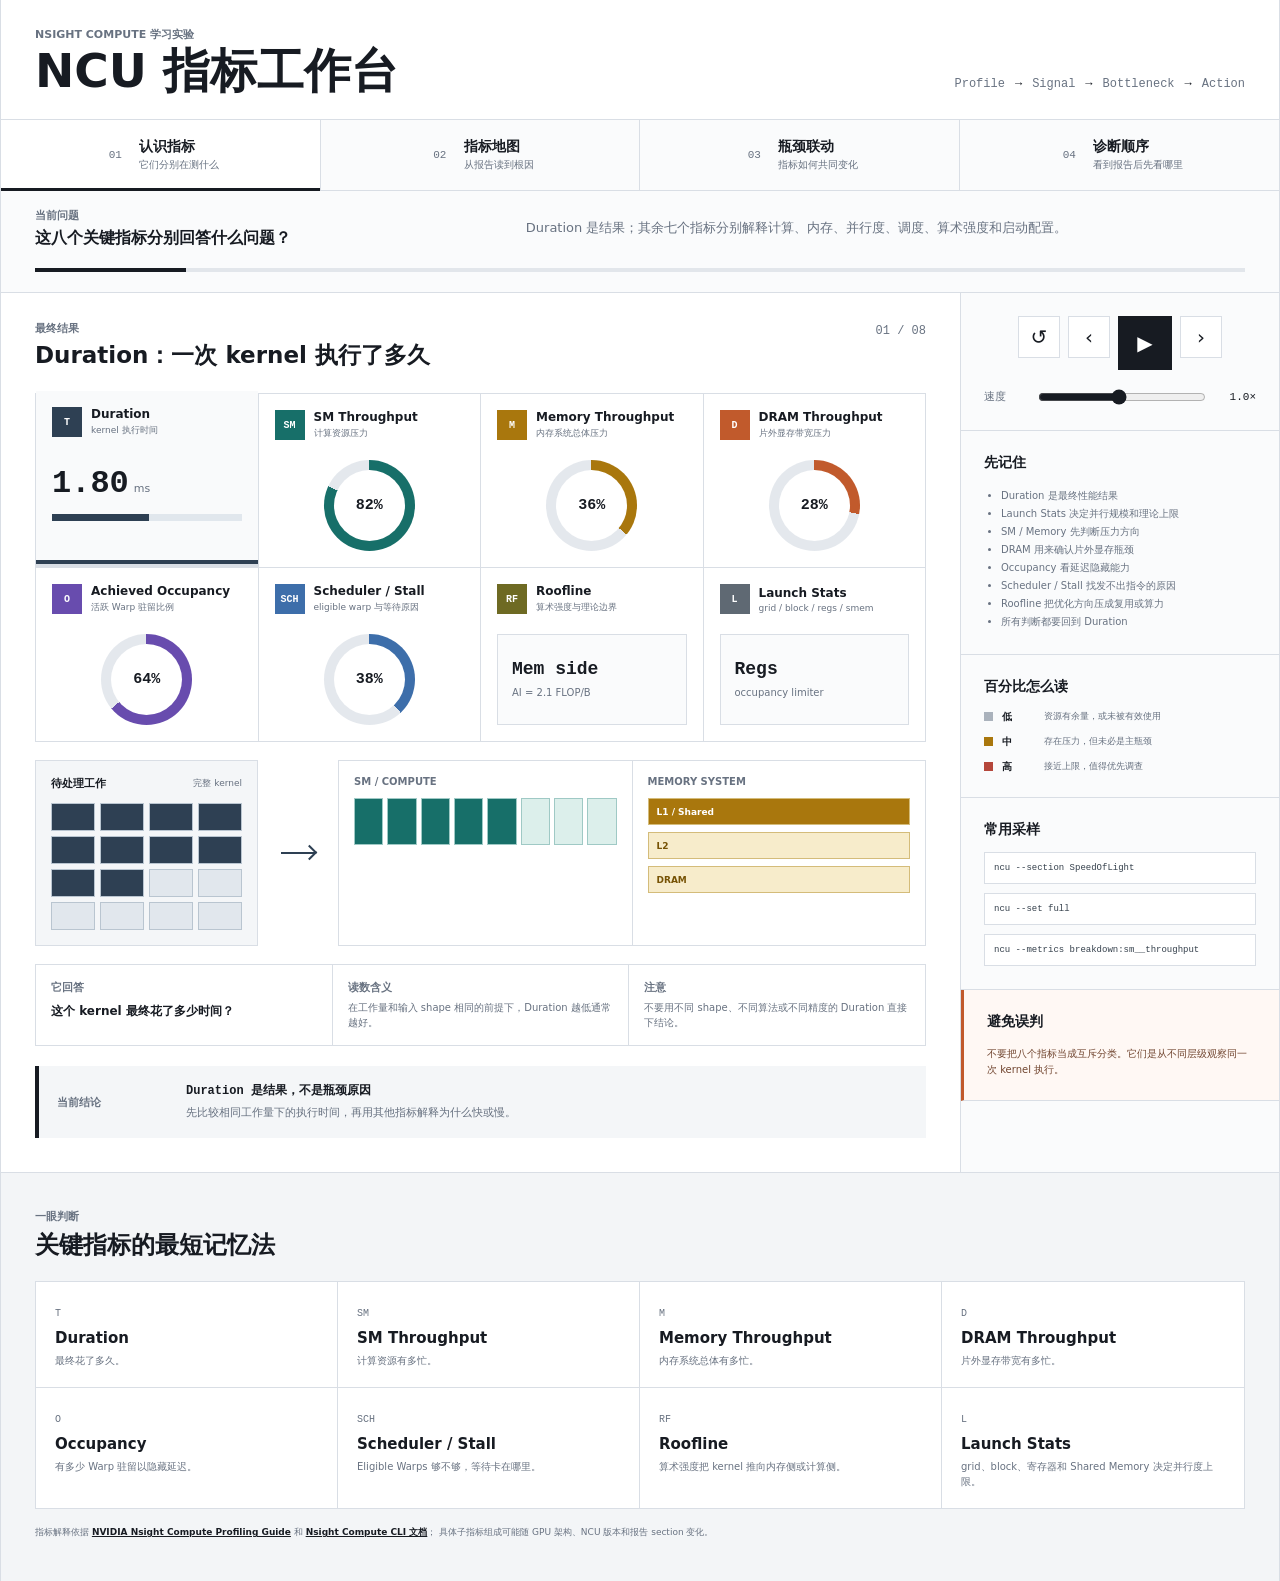
<file: ai_operator_4090_path/docs/ncu_metrics_animation/index.html>
<!doctype html>
<html lang="zh-CN">
<head>
  <meta charset="utf-8">
  <meta name="viewport" content="width=device-width, initial-scale=1">
  <title>NCU 指标动画：从报告到算子瓶颈</title>
  <link rel="stylesheet" href="./styles.css">
</head>
<body>
  <main class="app-shell">
    <header class="topbar">
      <div>
        <p class="eyebrow">Nsight Compute 学习实验</p>
        <h1>NCU 指标工作台</h1>
      </div>
      <div class="header-formula" aria-label="性能判断主线">
        <span>Profile</span>
        <b>→</b>
        <span>Signal</span>
        <b>→</b>
        <span>Bottleneck</span>
        <b>→</b>
        <span>Action</span>
      </div>
    </header>

    <nav class="chapter-tabs" aria-label="NCU 指标学习章节">
      <button class="chapter-tab is-active" data-chapter="metrics" type="button">
        <span>01</span>
        <strong>认识指标</strong>
        <small>它们分别在测什么</small>
      </button>
      <button class="chapter-tab" data-chapter="map" type="button">
        <span>02</span>
        <strong>指标地图</strong>
        <small>从报告读到根因</small>
      </button>
      <button class="chapter-tab" data-chapter="scenarios" type="button">
        <span>03</span>
        <strong>瓶颈联动</strong>
        <small>指标如何共同变化</small>
      </button>
      <button class="chapter-tab" data-chapter="workflow" type="button">
        <span>04</span>
        <strong>诊断顺序</strong>
        <small>看到报告后先看哪里</small>
      </button>
    </nav>

    <section class="lesson-strip">
      <div>
        <span class="section-label">当前问题</span>
        <strong id="chapter-question">这八个关键指标分别回答什么问题？</strong>
      </div>
      <p id="chapter-summary">Duration 是结果；其余七个指标分别解释计算、内存、并行度、调度、算术强度和启动配置。</p>
      <div class="progress-track" aria-label="动画进度">
        <span id="progress-bar"></span>
      </div>
    </section>

    <section class="workspace">
      <div class="visual-stage">
        <div class="stage-heading">
          <div>
            <span class="section-label" id="phase-label">最终结果</span>
            <h2 id="phase-title">Duration：一次 kernel 执行了多久</h2>
          </div>
          <span class="step-count" id="step-count">01 / 08</span>
        </div>

        <section class="chapter-view is-active" id="metrics-view" aria-label="八个关键指标解释">
          <div class="metric-dashboard">
            <article class="duration-card metric-card is-focus" data-metric="duration">
              <header>
                <span class="metric-icon">T</span>
                <div>
                  <strong>Duration</strong>
                  <small>kernel 执行时间</small>
                </div>
              </header>
              <div class="duration-value">
                <b id="duration-value">1.80</b>
                <span>ms</span>
              </div>
              <div class="timeline">
                <span id="duration-bar"></span>
              </div>
            </article>

            <article class="metric-card gauge-card" data-metric="sm">
              <header>
                <span class="metric-icon metric-sm">SM</span>
                <div>
                  <strong>SM Throughput</strong>
                  <small>计算资源压力</small>
                </div>
              </header>
              <div class="gauge" data-gauge="sm">
                <span class="gauge-fill"></span>
                <b id="sm-value">82%</b>
              </div>
            </article>

            <article class="metric-card gauge-card" data-metric="memory">
              <header>
                <span class="metric-icon metric-memory">M</span>
                <div>
                  <strong>Memory Throughput</strong>
                  <small>内存系统总体压力</small>
                </div>
              </header>
              <div class="gauge" data-gauge="memory">
                <span class="gauge-fill"></span>
                <b id="memory-value">36%</b>
              </div>
            </article>

            <article class="metric-card gauge-card" data-metric="dram">
              <header>
                <span class="metric-icon metric-dram">D</span>
                <div>
                  <strong>DRAM Throughput</strong>
                  <small>片外显存带宽压力</small>
                </div>
              </header>
              <div class="gauge" data-gauge="dram">
                <span class="gauge-fill"></span>
                <b id="dram-value">28%</b>
              </div>
            </article>

            <article class="metric-card gauge-card" data-metric="occupancy">
              <header>
                <span class="metric-icon metric-occupancy">O</span>
                <div>
                  <strong>Achieved Occupancy</strong>
                  <small>活跃 Warp 驻留比例</small>
                </div>
              </header>
              <div class="gauge" data-gauge="occupancy">
                <span class="gauge-fill"></span>
                <b id="occupancy-value">64%</b>
              </div>
            </article>

            <article class="metric-card gauge-card" data-metric="scheduler">
              <header>
                <span class="metric-icon metric-scheduler">SCH</span>
                <div>
                  <strong>Scheduler / Stall</strong>
                  <small>eligible warp 与等待原因</small>
                </div>
              </header>
              <div class="gauge" data-gauge="scheduler">
                <span class="gauge-fill"></span>
                <b id="scheduler-value">38%</b>
              </div>
            </article>

            <article class="metric-card signal-card" data-metric="roofline">
              <header>
                <span class="metric-icon metric-roofline">RF</span>
                <div>
                  <strong>Roofline</strong>
                  <small>算术强度与理论边界</small>
                </div>
              </header>
              <div class="signal-value">
                <b id="roofline-value">Mem side</b>
                <span>AI = 2.1 FLOP/B</span>
              </div>
            </article>

            <article class="metric-card signal-card" data-metric="launch">
              <header>
                <span class="metric-icon metric-launch">L</span>
                <div>
                  <strong>Launch Stats</strong>
                  <small>grid / block / regs / smem</small>
                </div>
              </header>
              <div class="signal-value">
                <b id="launch-value">Regs</b>
                <span>occupancy limiter</span>
              </div>
            </article>
          </div>

          <div class="gpu-story">
            <article class="work-queue">
              <header>
                <span>待处理工作</span>
                <small id="work-label">计算任务</small>
              </header>
              <div class="work-items" id="work-items"></div>
            </article>

            <div class="story-arrow" id="story-arrow"><span></span></div>

            <article class="gpu-units">
              <div class="compute-unit">
                <header>SM / Compute</header>
                <div class="unit-lanes" id="compute-lanes"></div>
              </div>
              <div class="memory-unit">
                <header>Memory System</header>
                <div class="memory-pipe">
                  <span>L1 / Shared</span>
                  <span>L2</span>
                  <span>DRAM</span>
                </div>
              </div>
            </article>
          </div>

          <div class="metric-definition">
            <div>
              <span class="section-label">它回答</span>
              <strong id="metric-question">这个 kernel 最终花了多少时间？</strong>
            </div>
            <div>
              <span class="section-label">读数含义</span>
              <p id="metric-meaning">在工作量和输入 shape 相同的前提下，Duration 越低通常越好。</p>
            </div>
            <div>
              <span class="section-label">注意</span>
              <p id="metric-warning">不要用不同 shape、不同算法或不同精度的 Duration 直接下结论。</p>
            </div>
          </div>
        </section>

        <section class="chapter-view" id="map-view" aria-label="NCU 指标关系地图">
          <div class="map-layout">
            <article class="report-panel">
              <header class="panel-heading">
                <div>
                  <span>NCU Summary</span>
                  <strong>先把报告折成几类信号</strong>
                </div>
                <small>speed-of-light / full</small>
              </header>

              <div class="report-table" aria-label="NCU 报告关键行">
                <button class="report-row is-active" data-report-row="duration" type="button">
                  <span>Duration</span>
                  <b>1.80 ms</b>
                  <small>最终结果</small>
                </button>
                <button class="report-row" data-report-row="launch" type="button">
                  <span>Launch Stats</span>
                  <b>regs</b>
                  <small>并行度上限</small>
                </button>
                <button class="report-row" data-report-row="sm" type="button">
                  <span>SM Throughput</span>
                  <b>82%</b>
                  <small>计算侧压力</small>
                </button>
                <button class="report-row" data-report-row="memory" type="button">
                  <span>Memory Throughput</span>
                  <b>36%</b>
                  <small>内存系统压力</small>
                </button>
                <button class="report-row" data-report-row="dram" type="button">
                  <span>DRAM Throughput</span>
                  <b>28%</b>
                  <small>定位片外显存</small>
                </button>
                <button class="report-row" data-report-row="occupancy" type="button">
                  <span>Achieved Occupancy</span>
                  <b>64%</b>
                  <small>解释延迟隐藏</small>
                </button>
                <button class="report-row" data-report-row="scheduler" type="button">
                  <span>Eligible Warps / Stalls</span>
                  <b>低 / 高</b>
                  <small>展开到调度原因</small>
                </button>
                <button class="report-row" data-report-row="roofline" type="button">
                  <span>Roofline</span>
                  <b>Mem side</b>
                  <small>优化方向</small>
                </button>
              </div>
            </article>

            <article class="relation-panel">
              <header class="panel-heading">
                <div>
                  <span>指标影响关系</span>
                  <strong id="map-title">Duration 是最终账单</strong>
                </div>
                <small id="map-tag">Result</small>
              </header>

              <div class="relation-board" aria-label="指标关系图">
                <div class="relation-row" data-path="latency">
                  <div class="relation-node" data-node="launch">
                    <span>Launch Stats</span>
                    <strong>grid / block / regs / smem</strong>
                  </div>
                  <div class="relation-arrow" data-edge="launch-occupancy">→</div>
                  <div class="relation-node" data-node="occupancy">
                    <span>Occupancy</span>
                    <strong>active warps capacity</strong>
                  </div>
                  <div class="relation-arrow" data-edge="occupancy-scheduler">→</div>
                  <div class="relation-node" data-node="scheduler">
                    <span>Scheduler</span>
                    <strong>eligible / issued warps</strong>
                  </div>
                  <div class="relation-arrow" data-edge="scheduler-duration">→</div>
                  <div class="relation-node" data-node="duration">
                    <span>Duration</span>
                    <strong>kernel wall time</strong>
                  </div>
                </div>

                <div class="relation-row" data-path="compute">
                  <div class="relation-node" data-node="instructions">
                    <span>Instruction Mix</span>
                    <strong>FMA / Tensor / SFU / branch</strong>
                  </div>
                  <div class="relation-arrow" data-edge="instructions-sm">→</div>
                  <div class="relation-node" data-node="sm">
                    <span>SM Throughput</span>
                    <strong>compute SOL pressure</strong>
                  </div>
                  <div class="relation-arrow" data-edge="sm-duration">→</div>
                  <div class="relation-node" data-node="compute-bound">
                    <span>Compute-bound</span>
                    <strong>算力侧接近上限</strong>
                  </div>
                  <div class="relation-arrow" data-edge="compute-bound-duration">→</div>
                  <div class="relation-node" data-node="duration">
                    <span>Duration</span>
                    <strong>受计算吞吐约束</strong>
                  </div>
                </div>

                <div class="relation-row" data-path="memory">
                  <div class="relation-node" data-node="requests">
                    <span>Memory Requests</span>
                    <strong>load / store / atomic</strong>
                  </div>
                  <div class="relation-arrow" data-edge="requests-hierarchy">→</div>
                  <div class="relation-node" data-node="hierarchy">
                    <span>L1 / L2 / Shared</span>
                    <strong>hit rate / bank / pipe</strong>
                  </div>
                  <div class="relation-arrow" data-edge="hierarchy-dram">→</div>
                  <div class="relation-node" data-node="dram">
                    <span>DRAM Throughput</span>
                    <strong>off-chip bandwidth</strong>
                  </div>
                  <div class="relation-arrow" data-edge="dram-duration">→</div>
                  <div class="relation-node" data-node="duration">
                    <span>Duration</span>
                    <strong>受数据移动约束</strong>
                  </div>
                </div>

                <div class="relation-row" data-path="roofline">
                  <div class="relation-node" data-node="bytes">
                    <span>Arithmetic Intensity</span>
                    <strong>FLOPs per byte</strong>
                  </div>
                  <div class="relation-arrow" data-edge="bytes-roofline">→</div>
                  <div class="relation-node" data-node="roofline">
                    <span>Roofline</span>
                    <strong>memory side / compute side</strong>
                  </div>
                  <div class="relation-arrow" data-edge="roofline-action">→</div>
                  <div class="relation-node" data-node="action">
                    <span>Optimization Action</span>
                    <strong>复用 / 向量化 / Tensor Core</strong>
                  </div>
                  <div class="relation-arrow" data-edge="action-duration">→</div>
                  <div class="relation-node" data-node="duration">
                    <span>Duration</span>
                    <strong>优化是否生效</strong>
                  </div>
                </div>
              </div>

              <div class="metric-name-card">
                <span class="section-label">Metric name 解码</span>
                <code id="metric-name">gpu__time_duration.sum</code>
                <div class="metric-token-row" id="metric-token-row" aria-label="metric name token"></div>
              </div>
            </article>

            <article class="map-insight">
              <span class="section-label">当前读法</span>
              <h3 id="map-signal">先把 Duration 当成最终结果</h3>
              <p id="map-inference">所有优化都要回到相同输入下的执行时间。其他百分比负责解释为什么变快或变慢。</p>
              <dl>
                <div>
                  <dt>下一眼看</dt>
                  <dd id="map-next">SM / Memory 谁最高</dd>
                </div>
                <div>
                  <dt>常见误判</dt>
                  <dd id="map-trap">吞吐百分比不能相加，也不能脱离 Duration 单独评价。</dd>
                </div>
              </dl>
            </article>
          </div>
        </section>

        <section class="chapter-view" id="scenarios-view" aria-label="瓶颈场景动画">
          <div class="scenario-tabs" role="group" aria-label="典型 kernel 场景">
            <button class="scenario-button is-active" data-scenario="compute" type="button">Compute-bound</button>
            <button class="scenario-button" data-scenario="dram" type="button">DRAM-bound</button>
            <button class="scenario-button" data-scenario="latency" type="button">低 Occupancy</button>
            <button class="scenario-button" data-scenario="optimized" type="button">优化后</button>
          </div>

          <div class="scenario-layout">
            <article class="resource-race">
              <header class="panel-heading">
                <div>
                  <span>Kernel 执行过程</span>
                  <strong id="scenario-title">计算流水线接近饱和</strong>
                </div>
                <small id="scenario-tag">Compute-bound</small>
              </header>
              <div class="race-track">
                <div class="race-row">
                  <span>Compute</span>
                  <div class="race-lane"><i id="compute-runner"></i></div>
                  <b id="scenario-sm">92%</b>
                </div>
                <div class="race-row">
                  <span>Memory</span>
                  <div class="race-lane"><i id="memory-runner"></i></div>
                  <b id="scenario-memory">43%</b>
                </div>
                <div class="race-row">
                  <span>DRAM</span>
                  <div class="race-lane"><i id="dram-runner"></i></div>
                  <b id="scenario-dram">31%</b>
                </div>
              </div>

              <div class="warp-reservoir">
                <div class="reservoir-title">
                  <span>SM 上的活跃 Warp</span>
                  <b id="scenario-occupancy">68%</b>
                </div>
                <div class="warp-grid" id="scenario-warps"></div>
              </div>

              <div class="scenario-signal-grid">
                <div>
                  <span>Launch</span>
                  <b id="scenario-launch">enough grid</b>
                </div>
                <div>
                  <span>Scheduler / Stall</span>
                  <b id="scenario-scheduler">math pipe</b>
                </div>
                <div>
                  <span>Roofline</span>
                  <b id="scenario-roofline">compute side</b>
                </div>
              </div>

              <div class="duration-result">
                <span>最终 Duration</span>
                <strong><b id="scenario-duration">2.40</b> ms</strong>
              </div>
            </article>

            <article class="diagnosis-panel">
              <span class="section-label">诊断</span>
              <h3 id="diagnosis-title">主要受计算资源限制</h3>
              <p id="diagnosis-detail">SM Throughput 明显最高，Memory 和 DRAM 尚有余量。继续减少显存读取可能帮助有限。</p>
              <div class="bottleneck-chain">
                <span id="chain-cause">计算指令多</span>
                <b>→</b>
                <span id="chain-pressure">SM 接近峰值</span>
                <b>→</b>
                <span id="chain-result">Duration 受计算吞吐约束</span>
              </div>
              <div class="action-list">
                <span class="section-label">优先尝试</span>
                <ul id="scenario-actions">
                  <li>使用 Tensor Core / 更合适的数据类型</li>
                  <li>减少重复计算和低效指令</li>
                  <li>检查指令流水线与依赖</li>
                </ul>
              </div>
            </article>
          </div>

          <div class="relationship-note">
            <strong>关键关系：</strong>
            <span id="relationship-text">高 SM Throughput + 较低 Memory/DRAM，通常说明算术资源比内存带宽更接近上限。</span>
          </div>
        </section>

        <section class="chapter-view" id="workflow-view" aria-label="NCU 指标诊断流程">
          <div class="workflow-map">
            <article class="workflow-step is-active" data-workflow-step="0">
              <span>1</span>
              <div>
                <strong>先看 Duration</strong>
                <small>优化是否真的变快？</small>
              </div>
            </article>
            <article class="workflow-step" data-workflow-step="1">
              <span>2</span>
              <div>
                <strong>看 Launch Stats</strong>
                <small>并行规模和资源上限</small>
              </div>
            </article>
            <article class="workflow-step" data-workflow-step="2">
              <span>3</span>
              <div>
                <strong>看 SM Throughput</strong>
                <small>计算侧是否接近峰值？</small>
              </div>
            </article>
            <article class="workflow-step" data-workflow-step="3">
              <span>4</span>
              <div>
                <strong>看 Memory Throughput</strong>
                <small>内存系统是否接近峰值？</small>
              </div>
            </article>
            <article class="workflow-step" data-workflow-step="4">
              <span>5</span>
              <div>
                <strong>拆 DRAM</strong>
                <small>是否是片外显存？</small>
              </div>
            </article>
            <article class="workflow-step" data-workflow-step="5">
              <span>6</span>
              <div>
                <strong>查 Occupancy</strong>
                <small>Warp 驻留够不够？</small>
              </div>
            </article>
            <article class="workflow-step" data-workflow-step="6">
              <span>7</span>
              <div>
                <strong>查 Scheduler / Stall</strong>
                <small>为何发不出指令？</small>
              </div>
            </article>
            <article class="workflow-step" data-workflow-step="7">
              <span>8</span>
              <div>
                <strong>用 Roofline 定方向</strong>
                <small>复用、带宽还是算力？</small>
              </div>
            </article>
          </div>

          <div class="workflow-detail">
            <article class="question-card">
              <span class="section-label">现在问自己</span>
              <h3 id="workflow-question">相同输入下，新版本的 Duration 是否下降？</h3>
              <p id="workflow-explanation">其他指标都是解释变量。若 Duration 没下降，就不能只凭某个百分比更高宣称优化成功。</p>
            </article>

            <article class="decision-card">
              <header>
                <span>判断示例</span>
                <strong id="workflow-decision">1.80 ms → 1.25 ms：优化有效</strong>
              </header>
              <div class="before-after">
                <div>
                  <small>Before</small>
                  <b id="before-value">1.80 ms</b>
                </div>
                <span>→</span>
                <div>
                  <small>After</small>
                  <b id="after-value">1.25 ms</b>
                </div>
              </div>
            </article>
          </div>

          <div class="interpretation-grid">
            <article>
              <strong>Duration</strong>
              <p>只用相同输入和相同语义比较，判断优化是否真的有效。</p>
            </article>
            <article>
              <strong>Launch Stats</strong>
              <p>排查 grid 太小、block 不合适、寄存器或 Shared Memory 限制。</p>
            </article>
            <article>
              <strong>SM Throughput</strong>
              <p>高时优先检查计算指令、Tensor Core、流水线和依赖。</p>
            </article>
            <article>
              <strong>Memory Throughput</strong>
              <p>高时展开缓存、Shared Memory、内存管线和访问形态。</p>
            </article>
            <article>
              <strong>DRAM Throughput</strong>
              <p>高时优先减少片外传输字节数，提高片上复用。</p>
            </article>
            <article>
              <strong>Occupancy</strong>
              <p>低时检查延迟隐藏能力，但不要把它当最终目标。</p>
            </article>
            <article>
              <strong>Scheduler / Stall</strong>
              <p>当 issue 发不满时，用 stall reason 找等待来源。</p>
            </article>
            <article>
              <strong>Roofline</strong>
              <p>决定下一步更该提复用、减字节，还是提高计算吞吐。</p>
            </article>
          </div>
        </section>

        <div class="explanation-panel">
          <span class="section-label">当前结论</span>
          <code id="concept-code">Duration 是结果，不是瓶颈原因</code>
          <p id="phase-detail">先比较相同工作量下的执行时间，再用其他指标解释为什么快或慢。</p>
        </div>
      </div>

      <aside class="inspector">
        <section class="control-panel">
          <div class="control-row">
            <button class="icon-button" id="reset-button" type="button" title="重置" aria-label="重置">↺</button>
            <button class="icon-button" id="prev-button" type="button" title="上一步" aria-label="上一步">‹</button>
            <button class="play-button" id="play-button" type="button" title="播放" aria-label="播放">
              <span id="play-icon">▶</span>
            </button>
            <button class="icon-button" id="next-button" type="button" title="下一步" aria-label="下一步">›</button>
          </div>
          <label class="speed-control">
            <span>速度</span>
            <input id="speed-input" type="range" min="350" max="1800" value="1050" step="50">
            <output id="speed-output">1.0×</output>
          </label>
        </section>

        <section class="rule-panel">
          <h2>先记住</h2>
          <ul id="rule-list">
            <li>Duration 是最终性能结果</li>
            <li>Launch Stats 决定并行规模和理论上限</li>
            <li>SM / Memory 先判断压力方向</li>
            <li>DRAM 用来确认片外显存瓶颈</li>
            <li>Occupancy 看延迟隐藏能力</li>
            <li>Scheduler / Stall 找发不出指令的原因</li>
            <li>Roofline 把优化方向压成复用或算力</li>
            <li>所有判断都要回到 Duration</li>
          </ul>
        </section>

        <section class="meter-legend">
          <h2>百分比怎么读</h2>
          <div>
            <span class="legend-low"></span>
            <strong>低</strong>
            <small>资源有余量，或未被有效使用</small>
          </div>
          <div>
            <span class="legend-mid"></span>
            <strong>中</strong>
            <small>存在压力，但未必是主瓶颈</small>
          </div>
          <div>
            <span class="legend-high"></span>
            <strong>高</strong>
            <small>接近上限，值得优先调查</small>
          </div>
        </section>

        <section class="command-panel">
          <h2>常用采样</h2>
          <code>ncu --section SpeedOfLight</code>
          <code>ncu --set full</code>
          <code>ncu --metrics breakdown:sm__throughput</code>
        </section>

        <section class="warning-panel">
          <h2>避免误判</h2>
          <p id="common-mistake">不要把 SM Throughput、Memory Throughput 和 DRAM Throughput 相加，它们不是同一份预算的分项百分比。</p>
        </section>
      </aside>
    </section>

    <section class="cheatsheet">
      <header>
        <span class="section-label">一眼判断</span>
        <h2>关键指标的最短记忆法</h2>
      </header>
      <div class="cheatsheet-grid">
        <article data-jump-chapter="metrics">
          <span>T</span>
          <h3>Duration</h3>
          <p>最终花了多久。</p>
        </article>
        <article data-jump-chapter="scenarios">
          <span>SM</span>
          <h3>SM Throughput</h3>
          <p>计算资源有多忙。</p>
        </article>
        <article data-jump-chapter="scenarios">
          <span>M</span>
          <h3>Memory Throughput</h3>
          <p>内存系统总体有多忙。</p>
        </article>
        <article data-jump-chapter="scenarios">
          <span>D</span>
          <h3>DRAM Throughput</h3>
          <p>片外显存带宽有多忙。</p>
        </article>
        <article data-jump-chapter="workflow">
          <span>O</span>
          <h3>Occupancy</h3>
          <p>有多少 Warp 驻留以隐藏延迟。</p>
        </article>
        <article data-jump-chapter="map">
          <span>SCH</span>
          <h3>Scheduler / Stall</h3>
          <p>Eligible Warps 够不够，等待卡在哪里。</p>
        </article>
        <article data-jump-chapter="map">
          <span>RF</span>
          <h3>Roofline</h3>
          <p>算术强度把 kernel 推向内存侧或计算侧。</p>
        </article>
        <article data-jump-chapter="workflow">
          <span>L</span>
          <h3>Launch Stats</h3>
          <p>grid、block、寄存器和 Shared Memory 决定并行度上限。</p>
        </article>
      </div>
      <p class="source-note">
        指标解释依据
        <a href="https://docs.nvidia.com/nsight-compute/ProfilingGuide/index.html">NVIDIA Nsight Compute Profiling Guide</a>
        和
        <a href="https://docs.nvidia.com/nsight-compute/NsightComputeCli/index.html">Nsight Compute CLI 文档</a>；
        具体子指标组成可能随 GPU 架构、NCU 版本和报告 section 变化。
      </p>
    </section>
  </main>

  <script src="./app.js"></script>
</body>
</html>
</file>
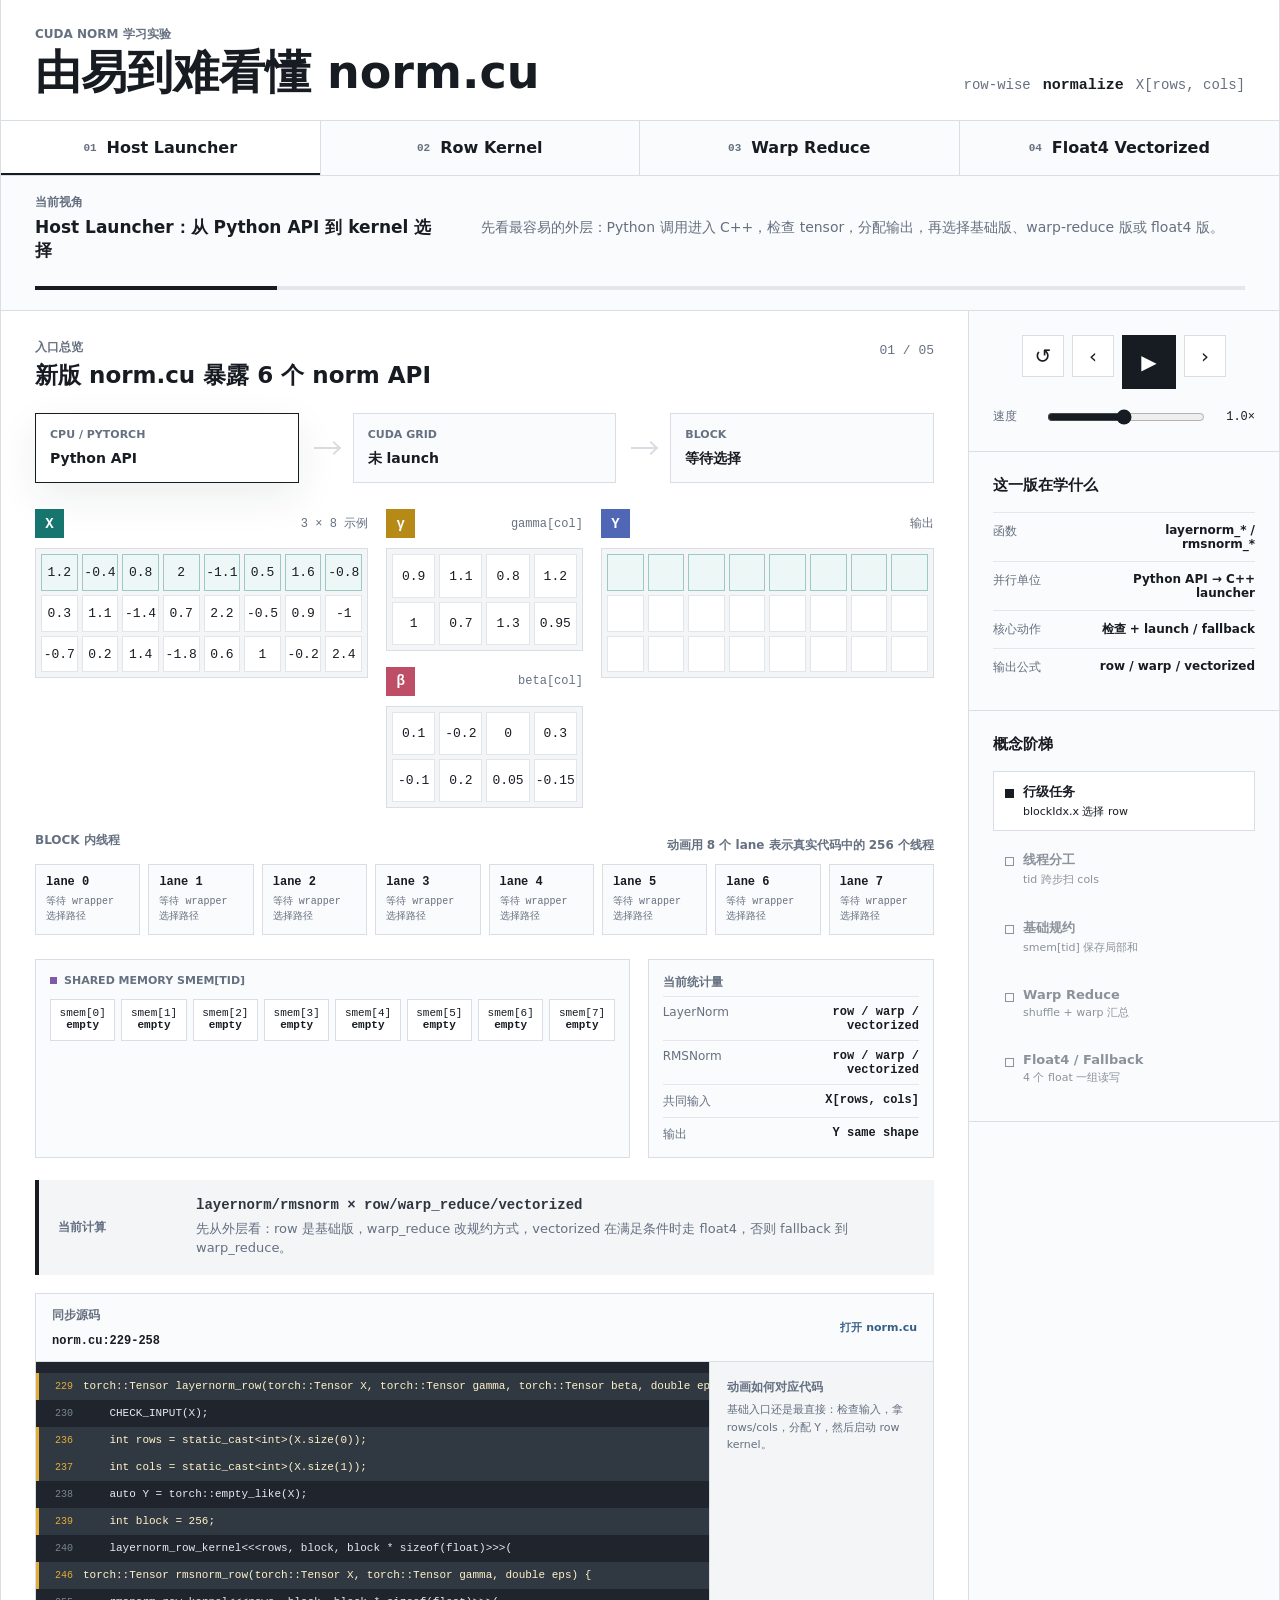
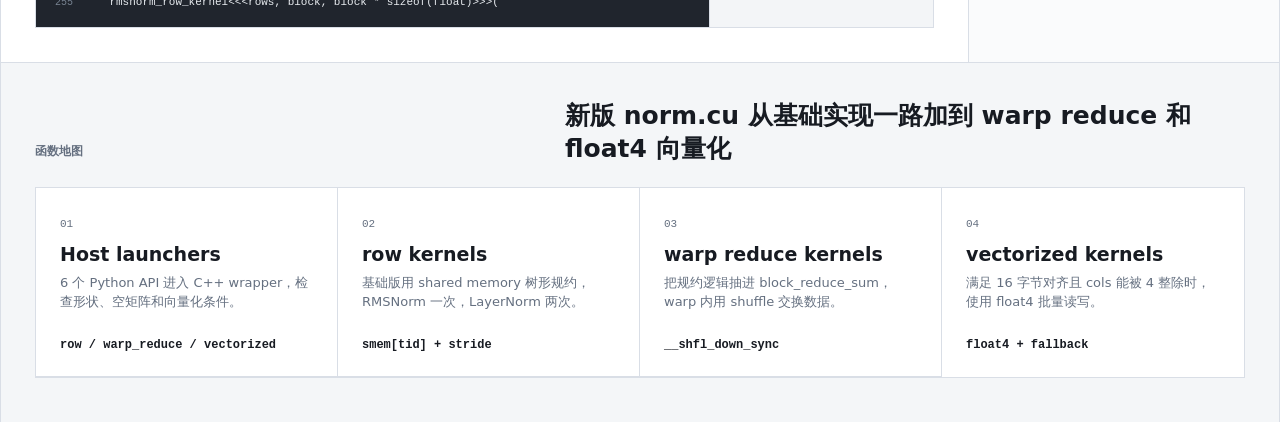
<file: ai_operator_4090_path/docs/norm_animation/index.html>
<!doctype html>
<html lang="zh-CN">
<head>
  <meta charset="utf-8">
  <meta name="viewport" content="width=device-width, initial-scale=1">
  <title>Norm 动画：由易到难看懂 norm.cu</title>
  <link rel="stylesheet" href="./styles.css">
</head>
<body>
  <main class="app-shell">
    <header class="topbar">
      <div>
        <p class="eyebrow">CUDA Norm 学习实验</p>
        <h1>由易到难看懂 norm.cu</h1>
      </div>
      <div class="formula" aria-label="归一化公式">
        <span>row-wise</span>
        <strong>normalize</strong>
        <span>X[rows, cols]</span>
      </div>
    </header>

    <nav class="mode-tabs" aria-label="Norm 实现选择">
      <button class="mode-tab is-active" data-mode="launcher" type="button">
        <span class="mode-index">01</span>
        <span>Host Launcher</span>
      </button>
      <button class="mode-tab" data-mode="row" type="button">
        <span class="mode-index">02</span>
        <span>Row Kernel</span>
      </button>
      <button class="mode-tab" data-mode="warp" type="button">
        <span class="mode-index">03</span>
        <span>Warp Reduce</span>
      </button>
      <button class="mode-tab" data-mode="vectorized" type="button">
        <span class="mode-index">04</span>
        <span>Float4 Vectorized</span>
      </button>
    </nav>

    <section class="lesson-strip">
      <div>
        <span class="lesson-label">当前视角</span>
        <strong id="mode-title">Host Launcher：从 Python API 到 kernel 选择</strong>
      </div>
      <p id="mode-summary">先看最容易的外层：Python 调用进入 C++，检查 tensor，分配输出，再选择基础版、warp-reduce 版或 float4 版。</p>
      <div class="progress-track" aria-label="动画进度">
        <span id="progress-bar"></span>
      </div>
    </section>

    <section class="workspace">
      <div class="visual-stage">
        <div class="stage-heading">
          <div>
            <span class="stage-kicker" id="phase-label">入口</span>
            <h2 id="phase-title">Python 调用进入 C++ wrapper</h2>
          </div>
          <span class="step-count" id="step-count">01 / 06</span>
        </div>

        <section class="pipeline">
          <article class="pipe-node" data-zone="host">
            <span>CPU / PyTorch</span>
            <strong id="host-state">检查输入</strong>
          </article>
          <div class="pipe-arrow" id="host-arrow" aria-hidden="true"><span></span></div>
          <article class="pipe-node" data-zone="grid">
            <span>CUDA Grid</span>
            <strong id="grid-state">rows 个 block</strong>
          </article>
          <div class="pipe-arrow" id="grid-arrow" aria-hidden="true"><span></span></div>
          <article class="pipe-node" data-zone="block">
            <span>Block</span>
            <strong id="block-state">256 threads</strong>
          </article>
        </section>

        <section class="data-scene">
          <article class="matrix-panel">
            <div class="matrix-title">
              <span class="matrix-name matrix-x">X</span>
              <span>3 × 8 示例</span>
            </div>
            <div class="matrix-grid" id="matrix-x" aria-label="输入矩阵 X"></div>
          </article>

          <article class="vector-panel">
            <div class="matrix-title">
              <span class="matrix-name matrix-g">γ</span>
              <span>gamma[col]</span>
            </div>
            <div class="vector-grid" id="vector-gamma" aria-label="gamma 向量"></div>

            <div class="matrix-title beta-title">
              <span class="matrix-name matrix-b">β</span>
              <span>beta[col]</span>
            </div>
            <div class="vector-grid" id="vector-beta" aria-label="beta 向量"></div>
          </article>

          <article class="matrix-panel">
            <div class="matrix-title">
              <span class="matrix-name matrix-y">Y</span>
              <span>输出</span>
            </div>
            <div class="matrix-grid" id="matrix-y" aria-label="输出矩阵 Y"></div>
          </article>
        </section>

        <section class="thread-scene">
          <div class="section-title">
            <span class="stage-kicker">Block 内线程</span>
            <strong id="thread-caption">动画用 8 个 lane 表示真实代码中的 256 个线程</strong>
          </div>
          <div class="thread-lanes" id="thread-lanes" aria-label="线程分工"></div>
        </section>

        <section class="memory-scene">
          <article class="memory-zone">
            <div class="zone-title">
              <span class="zone-dot"></span>
              Shared Memory smem[tid]
            </div>
            <div class="smem-grid" id="smem-grid" aria-label="shared memory"></div>
          </article>
          <article class="stat-zone">
            <span class="stage-kicker">当前统计量</span>
            <dl id="stat-list"></dl>
          </article>
        </section>

        <div class="calculation-panel">
          <span class="calculation-label">当前计算</span>
          <code id="calculation">mean = sum(row) / cols</code>
          <p id="phase-detail">每个 block 负责一行，block 内线程分工处理这一行的不同列。</p>
        </div>

        <article class="source-panel">
          <header>
            <div>
              <span class="stage-kicker">同步源码</span>
              <strong id="source-location">norm.cu:75-88</strong>
            </div>
            <a id="source-link" href="../../src/aiop4090/csrc/norm.cu">打开 norm.cu</a>
          </header>
          <div class="source-body">
            <pre id="source-code" aria-label="当前步骤对应的 norm.cu 源码"></pre>
            <div class="source-explanation">
              <span class="stage-kicker">动画如何对应代码</span>
              <p id="source-explanation">wrapper 负责检查输入、分配输出，并启动 CUDA kernel。</p>
            </div>
          </div>
        </article>
      </div>

      <aside class="inspector">
        <section class="control-panel">
          <div class="control-row">
            <button class="icon-button" id="reset-button" type="button" title="重置动画" aria-label="重置动画">↺</button>
            <button class="icon-button" id="prev-button" type="button" title="上一步" aria-label="上一步">‹</button>
            <button class="play-button" id="play-button" type="button" title="播放" aria-label="播放">
              <span id="play-icon">▶</span>
            </button>
            <button class="icon-button" id="next-button" type="button" title="下一步" aria-label="下一步">›</button>
          </div>
          <label class="speed-control">
            <span>速度</span>
            <input id="speed-input" type="range" min="350" max="1800" value="1050" step="50">
            <output id="speed-output">1.0×</output>
          </label>
        </section>

        <section class="stats-panel">
          <h2>这一版在学什么</h2>
          <dl>
            <div>
              <dt>函数</dt>
              <dd id="stat-function">layernorm_* / rmsnorm_*</dd>
            </div>
            <div>
              <dt>并行单位</dt>
              <dd id="stat-unit">Python API → C++ launcher</dd>
            </div>
            <div>
              <dt>核心动作</dt>
              <dd id="stat-action">检查 + launch / fallback</dd>
            </div>
            <div>
              <dt>输出公式</dt>
              <dd id="stat-formula">row / warp / vectorized</dd>
            </div>
          </dl>
        </section>

        <section class="concept-panel">
          <h2>概念阶梯</h2>
          <ol>
            <li class="is-current">
              <span>行级任务</span>
              <small>blockIdx.x 选择 row</small>
            </li>
            <li>
              <span>线程分工</span>
              <small>tid 跨步扫 cols</small>
            </li>
            <li>
              <span>基础规约</span>
              <small>smem[tid] 保存局部和</small>
            </li>
            <li>
              <span>Warp Reduce</span>
              <small>shuffle + warp 汇总</small>
            </li>
            <li>
              <span>Float4 / Fallback</span>
              <small>4 个 float 一组读写</small>
            </li>
          </ol>
        </section>
      </aside>
    </section>

    <section class="comparison-band">
      <header>
        <span class="stage-kicker">函数地图</span>
        <h2>新版 norm.cu 从基础实现一路加到 warp reduce 和 float4 向量化</h2>
      </header>
      <div class="comparison-grid">
          <article data-jump-mode="launcher">
            <span class="comparison-number">01</span>
            <h3>Host launchers</h3>
            <p>6 个 Python API 进入 C++ wrapper，检查形状、空矩阵和向量化条件。</p>
            <strong>row / warp_reduce / vectorized</strong>
          </article>
          <article data-jump-mode="row">
            <span class="comparison-number">02</span>
            <h3>row kernels</h3>
            <p>基础版用 shared memory 树形规约，RMSNorm 一次，LayerNorm 两次。</p>
            <strong>smem[tid] + stride</strong>
          </article>
          <article data-jump-mode="warp">
            <span class="comparison-number">03</span>
            <h3>warp reduce kernels</h3>
            <p>把规约逻辑抽进 block_reduce_sum，warp 内用 shuffle 交换数据。</p>
            <strong>__shfl_down_sync</strong>
          </article>
          <article data-jump-mode="vectorized">
            <span class="comparison-number">04</span>
            <h3>vectorized kernels</h3>
            <p>满足 16 字节对齐且 cols 能被 4 整除时，使用 float4 批量读写。</p>
            <strong>float4 + fallback</strong>
          </article>
      </div>
    </section>
  </main>

  <script src="./app.js"></script>
</body>
</html>
</file>
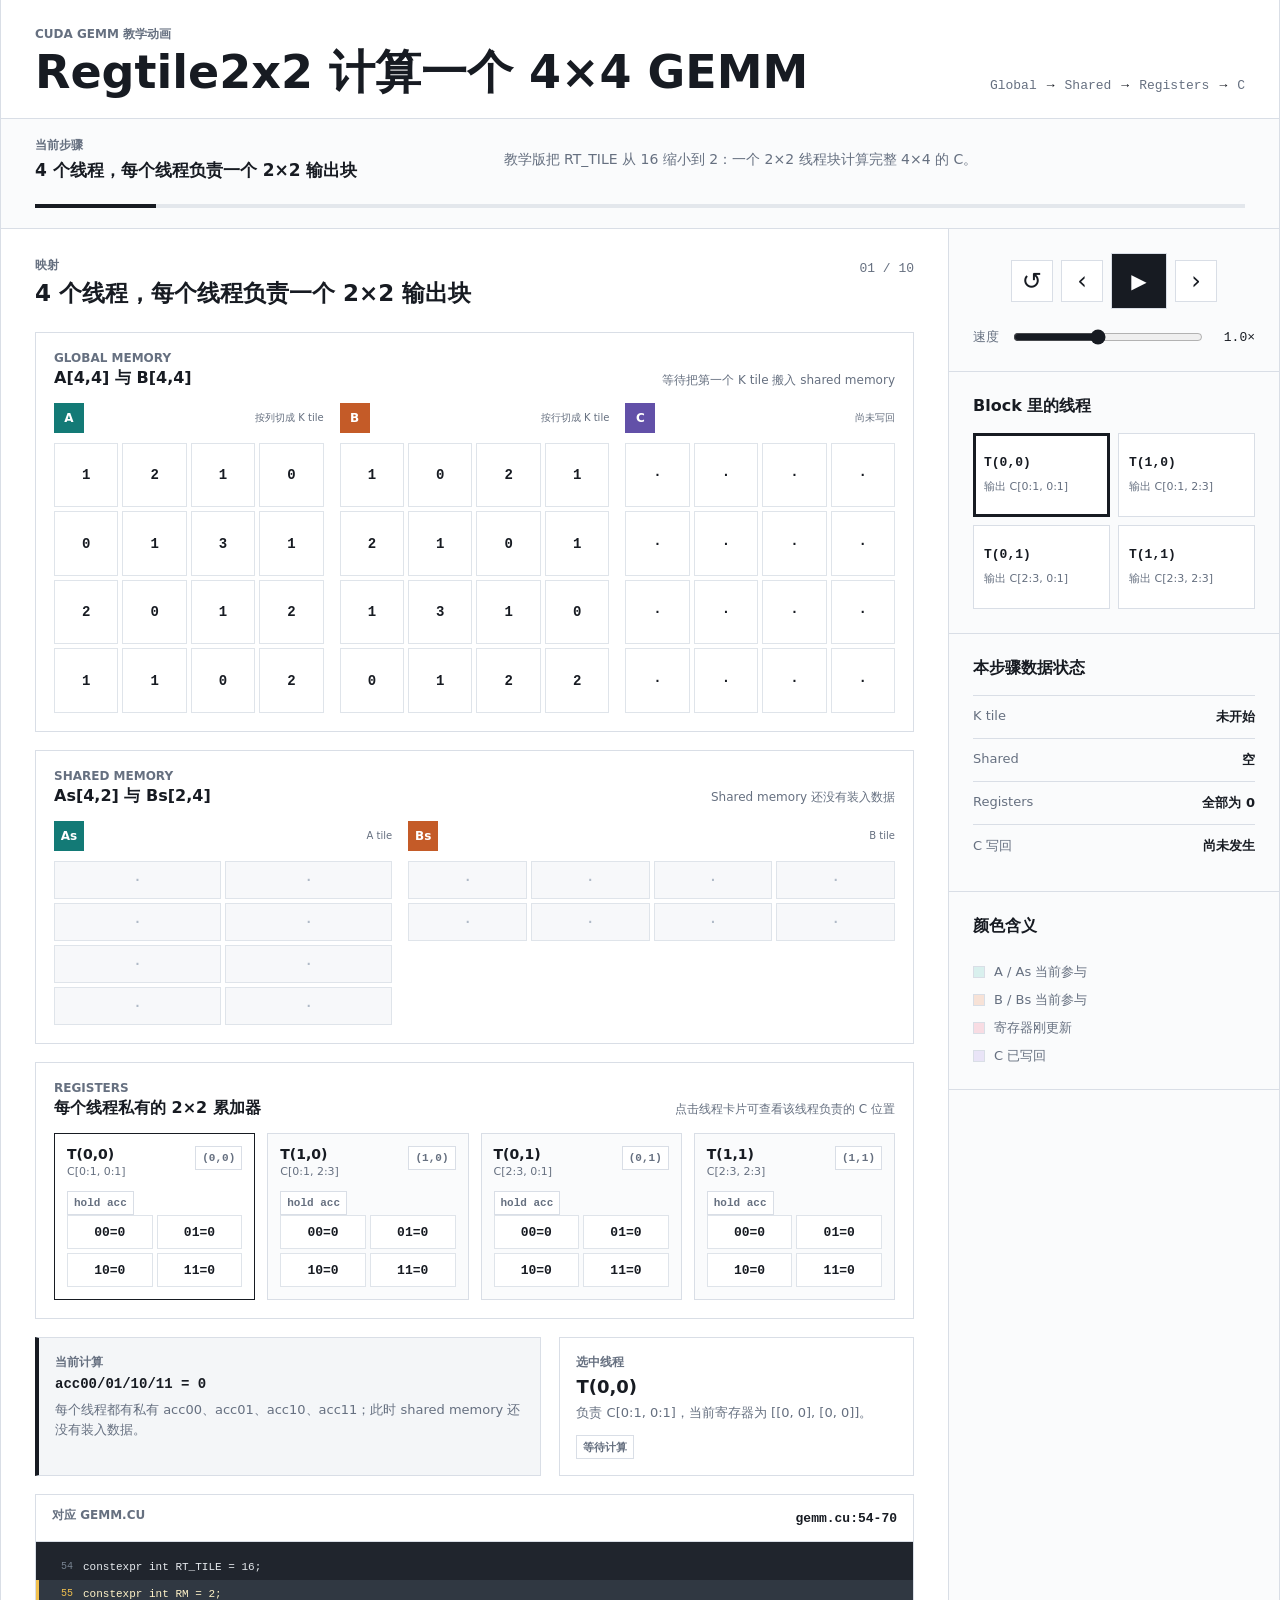
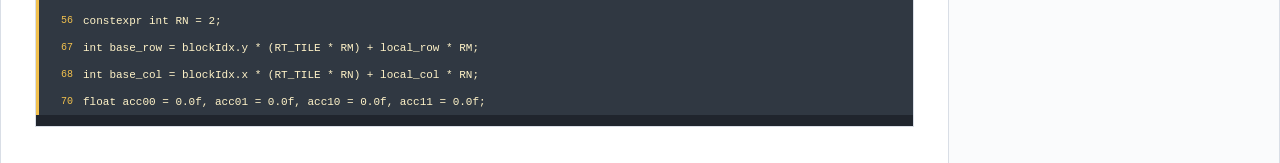
<file: ai_operator_4090_path/docs/regtile2x2_4x4_animation/index.html>
<!doctype html>
<html lang="zh-CN">
<head>
  <meta charset="utf-8">
  <meta name="viewport" content="width=device-width, initial-scale=1">
  <title>Regtile2x2 4×4 完整计算动画</title>
  <link rel="stylesheet" href="./styles.css">
</head>
<body>
  <main class="app-shell">
    <header class="topbar">
      <div>
        <p class="eyebrow">CUDA GEMM 教学动画</p>
        <h1>Regtile2x2 计算一个 4×4 GEMM</h1>
      </div>
      <div class="data-path" aria-label="数据流">
        <span>Global</span>
        <b>→</b>
        <span>Shared</span>
        <b>→</b>
        <span>Registers</span>
        <b>→</b>
        <span>C</span>
      </div>
    </header>

    <section class="lesson-strip">
      <div>
        <span class="section-label">当前步骤</span>
        <strong id="phase-title">线程分工与寄存器清零</strong>
      </div>
      <p id="phase-summary">教学版把 RT_TILE 从 16 缩小到 2：一个 2×2 线程块计算完整 4×4 的 C。</p>
      <div class="progress-track" aria-label="动画进度">
        <span id="progress-bar"></span>
      </div>
    </section>

    <section class="workspace">
      <div class="visual-stage">
        <div class="stage-heading">
          <div>
            <span class="section-label" id="phase-label">映射</span>
            <h2 id="stage-title">4 个线程，每个线程负责一个 2×2 输出块</h2>
          </div>
          <span class="step-count" id="step-count">01 / 10</span>
        </div>

        <section class="global-section">
          <header class="panel-heading">
            <div>
              <span>Global Memory</span>
              <strong>A[4,4] 与 B[4,4]</strong>
            </div>
            <small id="global-note">等待把第一个 K tile 搬入 shared memory</small>
          </header>
          <div class="global-matrices">
            <article class="matrix-panel matrix-a-panel">
              <div class="matrix-title">
                <span class="matrix-name matrix-a">A</span>
                <small>按列切成 K tile</small>
              </div>
              <div class="matrix-grid" id="matrix-a" aria-label="Global Memory 中的矩阵 A"></div>
            </article>
            <article class="matrix-panel matrix-b-panel">
              <div class="matrix-title">
                <span class="matrix-name matrix-b">B</span>
                <small>按行切成 K tile</small>
              </div>
              <div class="matrix-grid" id="matrix-b" aria-label="Global Memory 中的矩阵 B"></div>
            </article>
            <article class="matrix-panel matrix-c-panel">
              <div class="matrix-title">
                <span class="matrix-name matrix-c">C</span>
                <small id="c-note">尚未写回</small>
              </div>
              <div class="matrix-grid" id="matrix-c" aria-label="输出矩阵 C"></div>
            </article>
          </div>
        </section>

        <section class="shared-section">
          <header class="panel-heading">
            <div>
              <span>Shared Memory</span>
              <strong id="shared-title">As[4,2] 与 Bs[2,4]</strong>
            </div>
            <small id="shared-note">每个 global 元素只搬入一次，之后被多个线程复用</small>
          </header>
          <div class="shared-layout">
            <article class="shared-panel">
              <div class="matrix-title">
                <span class="matrix-name matrix-a">As</span>
                <small>A tile</small>
              </div>
              <div class="shared-grid shared-a" id="shared-a" aria-label="Shared Memory 中的 As"></div>
            </article>
            <article class="shared-panel">
              <div class="matrix-title">
                <span class="matrix-name matrix-b">Bs</span>
                <small>B tile</small>
              </div>
              <div class="shared-grid shared-b" id="shared-b" aria-label="Shared Memory 中的 Bs"></div>
            </article>
          </div>
        </section>

        <section class="register-section">
          <header class="panel-heading">
            <div>
              <span>Registers</span>
              <strong>每个线程私有的 2×2 累加器</strong>
            </div>
            <small id="register-note">点击线程卡片可查看该线程负责的 C 位置</small>
          </header>
          <div class="thread-grid" id="thread-grid" aria-label="四个线程的寄存器状态"></div>
        </section>

        <section class="detail-grid">
          <article class="explain-panel">
            <span class="section-label">当前计算</span>
            <code id="calculation">acc00/01/10/11 = 0</code>
            <p id="phase-detail">每个线程拥有自己独立的四个寄存器累加器。</p>
          </article>
          <article class="thread-detail">
            <span class="section-label">选中线程</span>
            <strong id="selected-thread-title">T(0,0)</strong>
            <p id="selected-thread-detail">负责 C[0:1, 0:1]。</p>
            <div class="operand-row" id="selected-operands"></div>
          </article>
          <article class="source-panel">
            <header>
              <span class="section-label">对应 gemm.cu</span>
              <strong id="source-location">gemm.cu:54-70</strong>
            </header>
            <pre id="source-code" aria-label="当前步骤对应的 gemm.cu 代码"></pre>
          </article>
        </section>
      </div>

      <aside class="inspector">
        <section class="control-panel">
          <div class="control-row">
            <button class="icon-button" id="reset-button" type="button" title="重置动画" aria-label="重置动画">↺</button>
            <button class="icon-button" id="prev-button" type="button" title="上一步" aria-label="上一步">‹</button>
            <button class="play-button" id="play-button" type="button" title="播放" aria-label="播放">
              <span id="play-icon">▶</span>
            </button>
            <button class="icon-button" id="next-button" type="button" title="下一步" aria-label="下一步">›</button>
          </div>
          <label class="speed-control">
            <span>速度</span>
            <input id="speed-input" type="range" min="450" max="1800" value="1050" step="50">
            <output id="speed-output">1.0×</output>
          </label>
        </section>

        <section class="map-panel">
          <h2>Block 里的线程</h2>
          <div class="block-map" id="block-map" aria-label="2×2 线程块"></div>
        </section>

        <section class="stats-panel">
          <h2>本步骤数据状态</h2>
          <dl>
            <div>
              <dt>K tile</dt>
              <dd id="stat-tile">未开始</dd>
            </div>
            <div>
              <dt>Shared</dt>
              <dd id="stat-shared">空</dd>
            </div>
            <div>
              <dt>Registers</dt>
              <dd id="stat-registers">全部为 0</dd>
            </div>
            <div>
              <dt>C 写回</dt>
              <dd id="stat-c">尚未发生</dd>
            </div>
          </dl>
        </section>

        <section class="legend-panel">
          <h2>颜色含义</h2>
          <div class="legend-row"><i class="legend-a"></i><span>A / As 当前参与</span></div>
          <div class="legend-row"><i class="legend-b"></i><span>B / Bs 当前参与</span></div>
          <div class="legend-row"><i class="legend-reg"></i><span>寄存器刚更新</span></div>
          <div class="legend-row"><i class="legend-c"></i><span>C 已写回</span></div>
        </section>
      </aside>
    </section>
  </main>

  <script src="./app.js"></script>
</body>
</html>
</file>
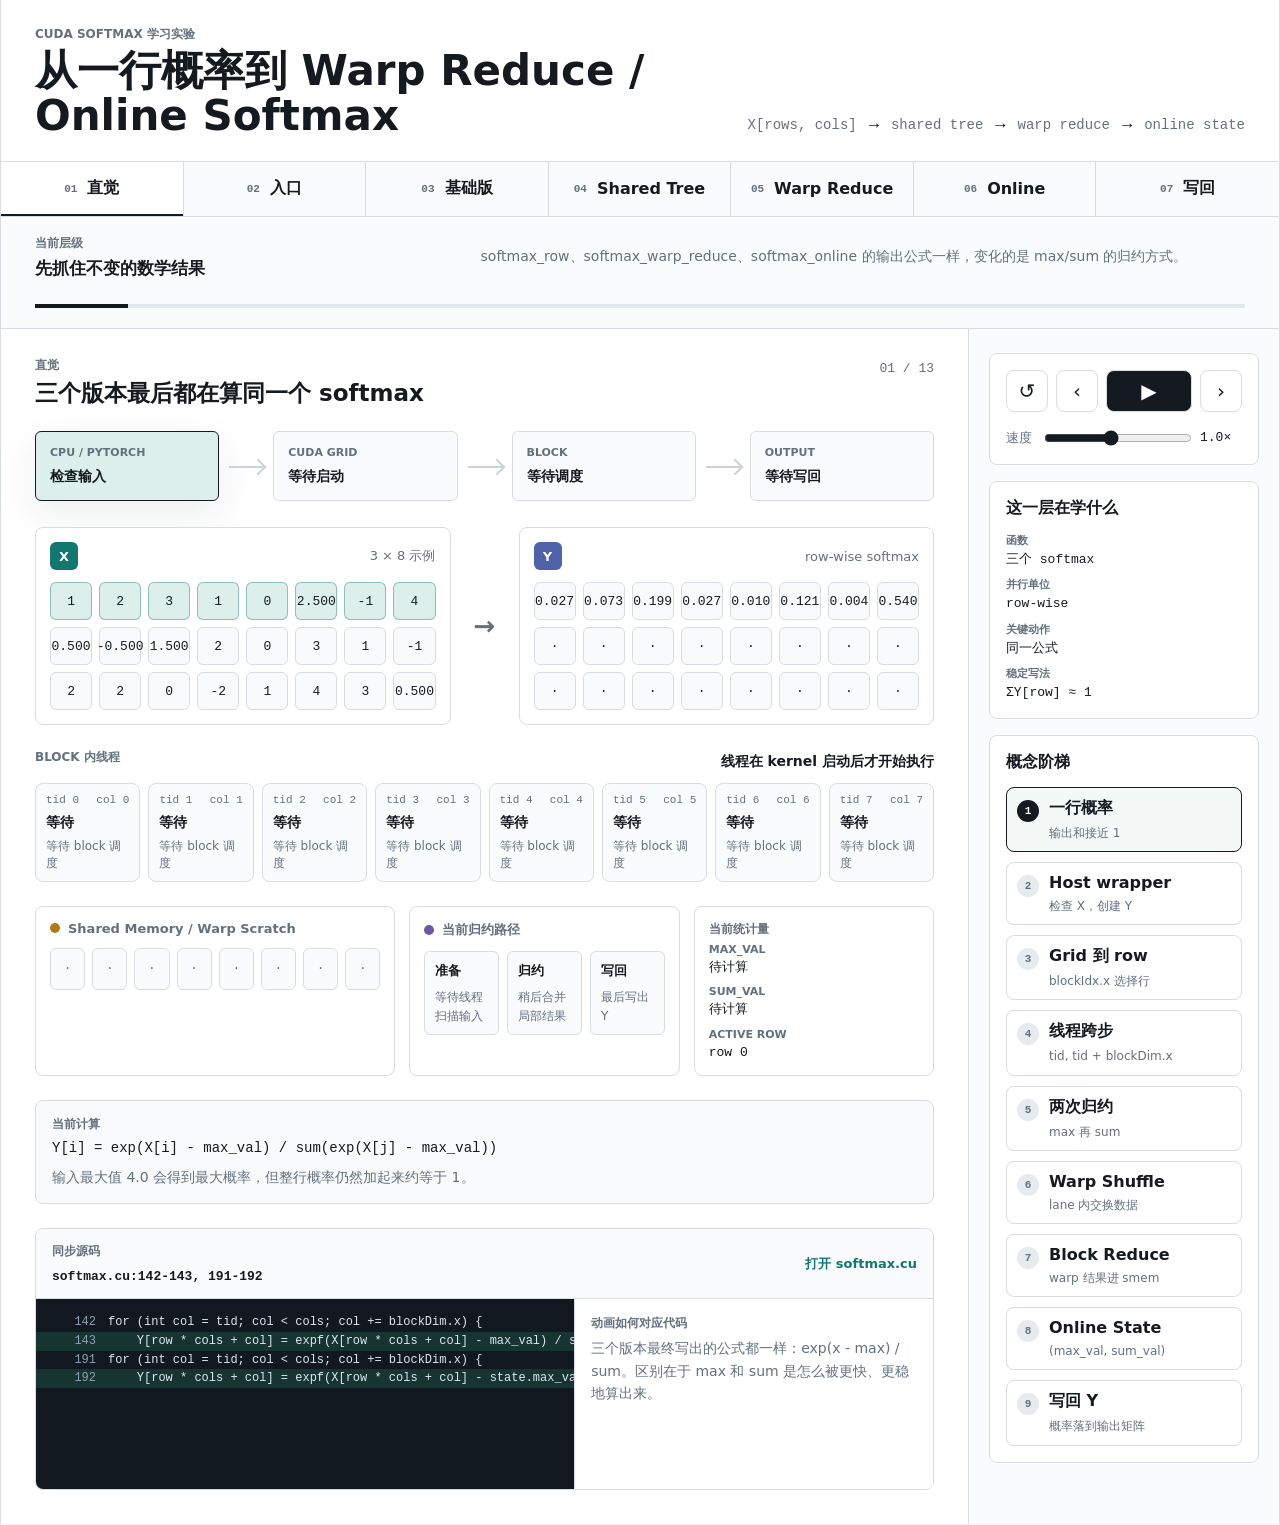
<file: ai_operator_4090_path/docs/softmax_animation/index.html>
<!doctype html>
<html lang="zh-CN">
<head>
  <meta charset="utf-8">
  <meta name="viewport" content="width=device-width, initial-scale=1">
  <title>Softmax 动画：从基础版到 Warp Reduce / Online</title>
  <link rel="stylesheet" href="./styles.css">
</head>
<body>
  <main class="app-shell">
    <header class="topbar">
      <div>
        <p class="eyebrow">CUDA Softmax 学习实验</p>
        <h1>从一行概率到 Warp Reduce / Online Softmax</h1>
      </div>
      <div class="formula" aria-label="softmax 公式">
        <span>X[rows, cols]</span>
        <strong>→</strong>
        <span>shared tree</span>
        <strong>→</strong>
        <span>warp reduce</span>
        <strong>→</strong>
        <span>online state</span>
      </div>
    </header>

    <nav class="mode-tabs" aria-label="难度阶梯">
      <button class="mode-tab is-active" data-jump="0" type="button">
        <span class="mode-index">01</span>
        <span>直觉</span>
      </button>
      <button class="mode-tab" data-jump="1" type="button">
        <span class="mode-index">02</span>
        <span>入口</span>
      </button>
      <button class="mode-tab" data-jump="3" type="button">
        <span class="mode-index">03</span>
        <span>基础版</span>
      </button>
      <button class="mode-tab" data-jump="5" type="button">
        <span class="mode-index">04</span>
        <span>Shared Tree</span>
      </button>
      <button class="mode-tab" data-jump="7" type="button">
        <span class="mode-index">05</span>
        <span>Warp Reduce</span>
      </button>
      <button class="mode-tab" data-jump="10" type="button">
        <span class="mode-index">06</span>
        <span>Online</span>
      </button>
      <button class="mode-tab" data-jump="12" type="button">
        <span class="mode-index">07</span>
        <span>写回</span>
      </button>
    </nav>

    <section class="lesson-strip">
      <div>
        <span class="lesson-label">当前层级</span>
        <strong id="lesson-title">先把一行数变成概率</strong>
      </div>
      <p id="lesson-summary">Softmax 会让每个值变成非负数，并且同一行的输出加起来接近 1。</p>
      <div class="progress-track" aria-label="动画进度">
        <span id="progress-bar"></span>
      </div>
    </section>

    <section class="workspace">
      <div class="visual-stage">
        <div class="stage-heading">
          <div>
            <span class="stage-kicker" id="phase-label">入口</span>
            <h2 id="phase-title">X 的每一行单独做 softmax</h2>
          </div>
          <span class="step-count" id="step-count">01 / 13</span>
        </div>

        <section class="pipeline">
          <article class="pipe-node" data-zone="host">
            <span>CPU / PyTorch</span>
            <strong id="host-state">检查输入</strong>
          </article>
          <div class="pipe-arrow" id="host-arrow" aria-hidden="true"><span></span></div>
          <article class="pipe-node" data-zone="grid">
            <span>CUDA Grid</span>
            <strong id="grid-state">rows 个 block</strong>
          </article>
          <div class="pipe-arrow" id="grid-arrow" aria-hidden="true"><span></span></div>
          <article class="pipe-node" data-zone="block">
            <span>Block</span>
            <strong id="block-state">256 threads</strong>
          </article>
          <div class="pipe-arrow" id="block-arrow" aria-hidden="true"><span></span></div>
          <article class="pipe-node" data-zone="output">
            <span>Output</span>
            <strong id="output-state">写入 Y</strong>
          </article>
        </section>

        <section class="matrix-scene">
          <article class="matrix-panel">
            <div class="matrix-title">
              <span class="matrix-name matrix-x">X</span>
              <span>3 × 8 示例</span>
            </div>
            <div class="matrix-grid" id="matrix-x" aria-label="输入矩阵 X"></div>
          </article>

          <div class="operator-sign" aria-hidden="true">→</div>

          <article class="matrix-panel">
            <div class="matrix-title">
              <span class="matrix-name matrix-y">Y</span>
              <span>row-wise softmax</span>
            </div>
            <div class="matrix-grid" id="matrix-y" aria-label="输出矩阵 Y"></div>
          </article>
        </section>

        <section class="thread-scene">
          <div class="section-title">
            <span class="stage-kicker">Block 内线程</span>
            <strong id="thread-caption">动画用 8 个 lane 表示真实代码中的 256 个线程</strong>
          </div>
          <div class="thread-lanes" id="thread-lanes" aria-label="线程分工"></div>
        </section>

        <section class="memory-scene">
          <article class="memory-zone">
            <div class="zone-title">
              <span class="zone-dot"></span>
              Shared Memory / Warp Scratch
            </div>
            <div class="smem-grid" id="smem-grid" aria-label="shared memory"></div>
          </article>

          <article class="reduction-zone">
            <div class="zone-title">
              <span class="zone-dot reduction-dot"></span>
              当前归约路径
            </div>
            <div class="reduction-track" id="reduction-track" aria-label="reduction 步骤"></div>
          </article>

          <article class="stat-zone">
            <span class="stage-kicker">当前统计量</span>
            <dl id="stat-list"></dl>
          </article>
        </section>

        <div class="calculation-panel">
          <span class="calculation-label">当前计算</span>
          <code id="calculation">softmax(row) = exp(row) / sum(exp(row))</code>
          <p id="phase-detail">先从数学直觉看：每一行会被转换成一组概率。</p>
        </div>

        <article class="source-panel">
          <header>
            <div>
              <span class="stage-kicker">同步源码</span>
              <strong id="source-location">softmax.cu:52-61</strong>
            </div>
            <a id="source-link" href="../../src/aiop4090/csrc/softmax.cu">打开 softmax.cu</a>
          </header>
          <div class="source-body">
            <div class="source-code" id="source-code" aria-label="当前步骤对应的 softmax.cu 源码"></div>
            <div class="source-explanation">
              <span class="stage-kicker">动画如何对应代码</span>
              <p id="source-explanation">wrapper 负责检查输入、分配输出，并启动 CUDA kernel。</p>
            </div>
          </div>
        </article>
      </div>

      <aside class="inspector">
        <section class="control-panel">
          <div class="control-row">
            <button class="icon-button" id="reset-button" type="button" title="重置动画" aria-label="重置动画">↺</button>
            <button class="icon-button" id="prev-button" type="button" title="上一步" aria-label="上一步">‹</button>
            <button class="play-button" id="play-button" type="button" title="播放" aria-label="播放">
              <span id="play-icon">▶</span>
            </button>
            <button class="icon-button" id="next-button" type="button" title="下一步" aria-label="下一步">›</button>
          </div>
          <label class="speed-control">
            <span>速度</span>
            <input id="speed-input" type="range" min="450" max="1800" value="1050" step="50">
            <output id="speed-output">1.0×</output>
          </label>
        </section>

        <section class="stats-panel">
          <h2>这一层在学什么</h2>
          <dl>
            <div>
              <dt>函数</dt>
              <dd id="stat-function">softmax_row</dd>
            </div>
            <div>
              <dt>并行单位</dt>
              <dd id="stat-unit">1 row / block</dd>
            </div>
            <div>
              <dt>关键动作</dt>
              <dd id="stat-action">检查输入</dd>
            </div>
            <div>
              <dt>稳定写法</dt>
              <dd id="stat-formula">exp(x - max)</dd>
            </div>
          </dl>
        </section>

        <section class="concept-panel">
          <h2>概念阶梯</h2>
          <ol id="concept-list">
            <li class="is-current">
              <span>一行概率</span>
              <small>输出和接近 1</small>
            </li>
            <li>
              <span>Host wrapper</span>
              <small>检查 X，创建 Y</small>
            </li>
            <li>
              <span>Grid 到 row</span>
              <small>blockIdx.x 选择行</small>
            </li>
            <li>
              <span>线程跨步</span>
              <small>tid, tid + blockDim.x</small>
            </li>
            <li>
              <span>两次归约</span>
              <small>max 再 sum</small>
            </li>
            <li>
              <span>Warp Shuffle</span>
              <small>lane 内交换数据</small>
            </li>
            <li>
              <span>Block Reduce</span>
              <small>warp 结果进 smem</small>
            </li>
            <li>
              <span>Online State</span>
              <small>(max_val, sum_val)</small>
            </li>
            <li>
              <span>写回 Y</span>
              <small>概率落到输出矩阵</small>
            </li>
          </ol>
        </section>
      </aside>
    </section>
  </main>

  <script src="./app.js"></script>
</body>
</html>
</file>
<file: ai_operator_4090_path/docs/attention_animation/styles.css>
:root {
  color-scheme: light;
  --ink: #161b22;
  --muted: #687280;
  --line: #d9dee5;
  --surface: #ffffff;
  --surface-soft: #f5f7f9;
  --surface-warm: #fff7ed;
  --host: #b85b26;
  --host-soft: #fae6d6;
  --shape: #226f68;
  --shape-soft: #dcefeb;
  --query: #245f9d;
  --query-soft: #dfeafa;
  --key: #8a5c13;
  --key-soft: #f7edcf;
  --value: #8f3c58;
  --value-soft: #f7e1e6;
  --reduce: #6252a3;
  --reduce-soft: #e7e3f4;
  --success: #2b7b55;
  --danger: #b8493c;
  --warning: #b57b10;
  font-family: Inter, ui-sans-serif, system-ui, -apple-system, BlinkMacSystemFont, "Segoe UI", sans-serif;
}

* {
  box-sizing: border-box;
}

body {
  margin: 0;
  background: #edf0f3;
  color: var(--ink);
}

button,
input {
  font: inherit;
}

button {
  color: inherit;
}

code {
  font-family: "SFMono-Regular", Consolas, monospace;
}

.app-shell {
  width: min(1500px, 100%);
  min-height: 100vh;
  margin: 0 auto;
  border-inline: 1px solid var(--line);
  background: var(--surface);
}

.topbar {
  display: flex;
  align-items: flex-end;
  justify-content: space-between;
  gap: 28px;
  padding: 28px 34px 23px;
  border-bottom: 1px solid var(--line);
}

.eyebrow,
.section-label {
  display: block;
  margin: 0 0 5px;
  color: var(--muted);
  font-size: 11px;
  font-weight: 800;
  letter-spacing: 0;
  text-transform: uppercase;
}

h1,
h2,
h3,
p {
  margin-top: 0;
}

h1 {
  margin-bottom: 0;
  font-size: 42px;
  line-height: 1.06;
  letter-spacing: 0;
}

.model-path {
  display: flex;
  align-items: center;
  gap: 9px;
  padding-bottom: 5px;
  color: var(--muted);
  font-family: "SFMono-Regular", Consolas, monospace;
  font-size: 12px;
  white-space: nowrap;
}

.model-path b {
  color: var(--ink);
}

.chapter-tabs {
  display: grid;
  grid-template-columns: repeat(3, 1fr);
  border-bottom: 1px solid var(--line);
}

.chapter-tab {
  position: relative;
  display: grid;
  grid-template-columns: 28px auto;
  gap: 2px 10px;
  align-content: center;
  justify-content: center;
  min-height: 70px;
  border: 0;
  border-right: 1px solid var(--line);
  background: #fafbfc;
  cursor: pointer;
}

.chapter-tab:last-child {
  border-right: 0;
}

.chapter-tab::after {
  position: absolute;
  right: 0;
  bottom: -1px;
  left: 0;
  height: 3px;
  background: var(--ink);
  content: "";
  opacity: 0;
  transform: scaleX(0.2);
  transition: opacity 180ms ease, transform 180ms ease;
}

.chapter-tab.is-active {
  background: var(--surface);
}

.chapter-tab.is-active::after {
  opacity: 1;
  transform: scaleX(1);
}

.chapter-tab > span {
  grid-row: 1 / 3;
  align-self: center;
  color: var(--muted);
  font-family: "SFMono-Regular", Consolas, monospace;
  font-size: 11px;
}

.chapter-tab strong {
  font-size: 14px;
  text-align: left;
}

.chapter-tab small {
  color: var(--muted);
  font-family: "SFMono-Regular", Consolas, monospace;
  font-size: 10px;
  text-align: left;
}

.lesson-strip {
  display: grid;
  grid-template-columns: minmax(270px, 0.85fr) minmax(330px, 1.4fr);
  gap: 18px 38px;
  align-items: center;
  padding: 17px 34px 20px;
  border-bottom: 1px solid var(--line);
  background: #fafbfc;
}

.lesson-strip strong {
  font-size: 16px;
}

.lesson-strip p {
  margin-bottom: 0;
  color: var(--muted);
  font-size: 13px;
  line-height: 1.55;
}

.progress-track {
  grid-column: 1 / -1;
  height: 4px;
  overflow: hidden;
  background: #e2e6eb;
}

.progress-track span {
  display: block;
  width: 16%;
  height: 100%;
  background: var(--ink);
  transition: width 220ms ease;
}

.workspace {
  display: grid;
  grid-template-columns: minmax(0, 1fr) 326px;
  min-height: 745px;
}

.visual-stage {
  min-width: 0;
  padding: 28px 34px 34px;
  border-right: 1px solid var(--line);
}

.stage-heading {
  display: flex;
  align-items: flex-start;
  justify-content: space-between;
  gap: 24px;
  margin-bottom: 23px;
}

.stage-heading h2 {
  margin-bottom: 0;
  font-size: 23px;
  line-height: 1.28;
}

.step-count {
  flex: 0 0 auto;
  padding-top: 3px;
  color: var(--muted);
  font-family: "SFMono-Regular", Consolas, monospace;
  font-size: 12px;
}

.chapter-view {
  display: none;
}

.chapter-view.is-active {
  display: block;
}

.panel-heading {
  display: flex;
  align-items: flex-start;
  justify-content: space-between;
  gap: 14px;
  margin-bottom: 14px;
}

.panel-heading span,
.panel-heading strong {
  display: block;
}

.panel-heading span {
  margin-bottom: 3px;
  color: var(--muted);
  font-family: "SFMono-Regular", Consolas, monospace;
  font-size: 10px;
  text-transform: uppercase;
}

.panel-heading strong {
  font-size: 14px;
}

.panel-heading small {
  color: var(--muted);
  font-size: 10px;
  text-align: right;
}

.host-flow {
  display: grid;
  grid-template-columns: minmax(185px, 0.42fr) 48px minmax(420px, 1.55fr);
  gap: 16px;
  align-items: stretch;
}

.python-panel,
.launcher-panel,
.tensor-panel,
.grid-panel,
.output-panel,
.attention-panel,
.reduction-panel,
.formula-panel,
.bottleneck-panel {
  border: 1px solid var(--line);
  background: var(--surface);
}

.python-panel {
  display: grid;
  align-content: center;
  min-height: 196px;
  padding: 20px;
  border-top: 4px solid var(--host);
  background: var(--host-soft);
}

.python-panel header span,
.python-panel header strong {
  display: block;
}

.python-panel header span {
  margin-bottom: 5px;
  color: #8e421b;
  font-size: 11px;
  font-weight: 800;
  text-transform: uppercase;
}

.python-panel header strong {
  font-size: 19px;
}

.python-panel code {
  margin-top: 20px;
  overflow-wrap: anywhere;
  color: #7b3518;
  font-size: 12px;
  font-weight: 700;
  line-height: 1.5;
}

.python-panel.is-active {
  box-shadow: inset 0 0 0 2px var(--host);
}

.flow-arrow {
  display: grid;
  place-items: center;
  opacity: 0.35;
}

.flow-arrow span {
  position: relative;
  display: block;
  width: 36px;
  height: 2px;
  background: var(--host);
}

.flow-arrow span::after {
  position: absolute;
  top: -5px;
  right: 0;
  width: 9px;
  height: 9px;
  border-top: 2px solid var(--host);
  border-right: 2px solid var(--host);
  content: "";
  transform: rotate(45deg);
}

.flow-arrow.is-active {
  opacity: 1;
}

.flow-arrow.is-active span {
  animation: horizontalPulse 650ms ease-in-out infinite alternate;
}

@keyframes horizontalPulse {
  from { transform: translateX(-4px); }
  to { transform: translateX(4px); }
}

.launcher-panel {
  min-height: 196px;
  padding: 16px;
  border-top: 4px solid var(--shape);
  background: #f8fbfa;
}

.launcher-stack {
  display: grid;
  grid-template-columns: repeat(2, minmax(0, 1fr));
  gap: 10px;
}

.launcher-step {
  min-height: 64px;
  padding: 12px;
  border: 1px solid #b8ccc9;
  background: var(--shape-soft);
  color: #135b55;
  cursor: pointer;
  font-family: "SFMono-Regular", Consolas, monospace;
  font-size: 11px;
  font-weight: 800;
  line-height: 1.42;
  text-align: left;
  transition: background 160ms ease, border-color 160ms ease, color 160ms ease, transform 160ms ease;
}

.launcher-step:hover {
  transform: translateY(-1px);
}

.launcher-step.is-active {
  border-color: var(--shape);
  background: var(--shape);
  color: #fff;
  animation: stepPulse 700ms ease-in-out infinite alternate;
}

@keyframes stepPulse {
  from { box-shadow: inset 0 0 0 0 rgba(255, 255, 255, 0); }
  to { box-shadow: inset 0 0 0 3px rgba(255, 255, 255, 0.3); }
}

.shape-launch-grid {
  display: grid;
  grid-template-columns: minmax(360px, 1fr) minmax(330px, 0.78fr);
  gap: 18px;
  margin-top: 18px;
}

.tensor-panel,
.grid-panel {
  min-height: 280px;
  padding: 17px;
}

.tensor-panel {
  border-top: 4px solid var(--query);
}

.grid-panel {
  border-top: 4px solid var(--reduce);
  background: #faf9fd;
}

.tensor-stack {
  display: grid;
  gap: 12px;
}

.tensor-slab {
  display: grid;
  grid-template-columns: 54px repeat(4, minmax(42px, 1fr));
  gap: 6px;
  align-items: stretch;
  min-width: 0;
}

.tensor-name {
  display: grid;
  place-items: center;
  border: 1px solid #b8cbe1;
  background: var(--query-soft);
  color: #174f86;
  font-family: "SFMono-Regular", Consolas, monospace;
  font-size: 18px;
  font-weight: 900;
}

.tensor-dim {
  min-width: 0;
  padding: 10px 8px;
  border: 1px solid var(--line);
  background: var(--surface-soft);
  text-align: center;
}

.tensor-dim span,
.tensor-dim b {
  display: block;
}

.tensor-dim span {
  color: var(--muted);
  font-size: 10px;
}

.tensor-dim b {
  margin-top: 4px;
  font-family: "SFMono-Regular", Consolas, monospace;
  font-size: 13px;
}

.tensor-slab.is-active .tensor-dim {
  border-color: var(--query);
  background: var(--query-soft);
}

.grid-cube {
  position: relative;
  display: grid;
  min-height: 204px;
  place-items: center;
  border: 1px solid #c9c6da;
  background:
    linear-gradient(#f7f6fb 1px, transparent 1px),
    linear-gradient(90deg, #f7f6fb 1px, transparent 1px),
    #fff;
  background-size: 28px 28px;
}

.axis {
  position: absolute;
  display: grid;
  gap: 5px;
  min-width: 132px;
  padding: 13px;
  border: 1px solid #beb8dc;
  background: var(--reduce-soft);
  color: #4f408c;
  font-family: "SFMono-Regular", Consolas, monospace;
  transition: transform 180ms ease, background 180ms ease, color 180ms ease;
}

.axis span {
  font-size: 12px;
  font-weight: 900;
}

.axis b {
  font-size: 10px;
}

.axis.is-active {
  background: var(--reduce);
  color: #fff;
  transform: translateY(-3px);
}

.axis-d {
  top: 28px;
  left: 28px;
}

.axis-s {
  right: 38px;
  bottom: 42px;
}

.axis-bh {
  top: 78px;
  left: 50%;
  transform: translateX(-50%);
}

.axis-bh.is-active {
  transform: translateX(-50%) translateY(-3px);
}

.kernel-layout,
.reduce-layout {
  display: grid;
  grid-template-columns: minmax(340px, 0.72fr) minmax(470px, 1.28fr);
  gap: 18px;
}

.output-panel,
.attention-panel,
.reduction-panel,
.formula-panel {
  min-width: 0;
  padding: 17px;
}

.output-panel {
  border-top: 4px solid var(--shape);
  background: #f8fbfa;
}

.attention-panel {
  border-top: 4px solid var(--query);
}

.output-map {
  display: grid;
  grid-template-columns: repeat(6, minmax(34px, 1fr));
  gap: 5px;
}

.output-cell {
  display: grid;
  aspect-ratio: 1.18;
  min-width: 0;
  place-items: center;
  border: 1px solid #b8ccc9;
  background: var(--shape-soft);
  color: #135b55;
  font-family: "SFMono-Regular", Consolas, monospace;
  font-size: 9px;
  opacity: 0.42;
  transition: opacity 160ms ease, background 160ms ease, color 160ms ease, transform 160ms ease;
}

.output-cell.is-visible {
  opacity: 1;
}

.output-cell.is-selected {
  border-color: var(--shape);
  background: var(--shape);
  color: #fff;
  font-weight: 900;
  transform: scale(1.08);
}

.block-formula {
  margin-top: 15px;
  padding: 12px;
  background: var(--surface);
  border-left: 3px solid var(--shape);
}

.block-formula code {
  display: block;
  overflow-wrap: anywhere;
  font-size: 11px;
  font-weight: 800;
  line-height: 1.5;
}

.attention-matrix {
  display: grid;
  gap: 14px;
}

.query-row {
  display: grid;
  grid-template-columns: 48px minmax(0, 1fr);
  gap: 9px;
  align-items: center;
}

.query-row > span {
  color: var(--query);
  font-family: "SFMono-Regular", Consolas, monospace;
  font-size: 12px;
  font-weight: 900;
}

#query-cells {
  display: grid;
  grid-template-columns: repeat(8, minmax(28px, 1fr));
  gap: 5px;
}

.query-cell,
.key-cell,
.value-cell {
  display: grid;
  min-width: 0;
  height: 28px;
  place-items: center;
  border: 1px solid var(--line);
  background: var(--surface-soft);
  font-family: "SFMono-Regular", Consolas, monospace;
  font-size: 9px;
  transition: background 160ms ease, color 160ms ease, transform 160ms ease, opacity 160ms ease;
}

.query-cell.is-active {
  border-color: var(--query);
  background: var(--query);
  color: #fff;
  animation: cellPulse 650ms ease-in-out infinite alternate;
}

@keyframes cellPulse {
  from { transform: translateY(0); }
  to { transform: translateY(-2px); }
}

.score-area {
  display: grid;
  grid-template-columns: minmax(0, 1.1fr) 132px minmax(88px, 0.34fr);
  gap: 14px;
  align-items: center;
}

.key-stack,
.value-stack {
  display: grid;
  gap: 7px;
}

.key-row,
.value-row {
  display: grid;
  gap: 4px;
  align-items: center;
  transition: opacity 160ms ease, transform 160ms ease;
}

.key-row {
  grid-template-columns: 34px repeat(8, minmax(22px, 1fr));
}

.value-row {
  grid-template-columns: 34px minmax(40px, 1fr);
}

.key-row > span,
.value-row > span {
  color: var(--muted);
  font-family: "SFMono-Regular", Consolas, monospace;
  font-size: 9px;
  font-weight: 800;
}

.key-row.is-active,
.value-row.is-active {
  transform: translateX(3px);
}

.key-row.is-active .key-cell {
  border-color: var(--key);
  background: var(--key);
  color: #fff;
}

.value-row.is-active .value-cell {
  border-color: var(--value);
  background: var(--value);
  color: #fff;
}

.key-row.is-masked,
.value-row.is-masked {
  opacity: 0.28;
}

.key-row.is-masked .key-cell,
.value-row.is-masked .value-cell {
  border-color: #d2d8df;
  background: #eceff2;
  color: #969da7;
}

.dot-core {
  display: grid;
  gap: 7px;
  min-height: 142px;
  align-content: center;
  justify-items: center;
  border: 1px solid #b8cbe1;
  background: var(--query-soft);
  color: #174f86;
  text-align: center;
  transition: background 160ms ease, color 160ms ease, transform 160ms ease;
}

.dot-core span {
  font-family: "SFMono-Regular", Consolas, monospace;
  font-size: 10px;
  font-weight: 900;
  text-transform: uppercase;
}

.dot-core strong {
  max-width: 100%;
  overflow-wrap: anywhere;
  font-size: 14px;
}

.dot-core code {
  font-size: 10px;
}

.dot-core.is-active {
  background: var(--query);
  color: #fff;
  transform: scale(1.03);
}

.dot-core.is-mask {
  background: #eceff2;
  color: #7d8590;
}

.thread-rail {
  margin-top: 18px;
  padding: 16px 18px;
  border: 1px solid var(--line);
  background: var(--surface-soft);
}

.thread-strip {
  display: grid;
  grid-template-columns: repeat(16, minmax(28px, 1fr));
  gap: 5px;
  margin-top: 9px;
}

.thread-token,
.lane-token {
  display: grid;
  min-width: 0;
  height: 30px;
  place-items: center;
  border: 1px solid #c4c9d3;
  background: var(--surface);
  color: var(--muted);
  font-family: "SFMono-Regular", Consolas, monospace;
  font-size: 9px;
  transition: background 160ms ease, color 160ms ease, opacity 160ms ease, transform 160ms ease;
}

.thread-token.is-active,
.lane-token.is-active {
  border-color: var(--query);
  background: var(--query);
  color: #fff;
  animation: laneLift 700ms ease-in-out infinite alternate;
}

.thread-token.is-muted,
.lane-token.is-muted {
  opacity: 0.32;
}

@keyframes laneLift {
  from { transform: translateY(0); }
  to { transform: translateY(-3px); }
}

.reduction-panel {
  border-top: 4px solid var(--reduce);
  background: #faf9fd;
}

.formula-panel {
  border-top: 4px solid var(--success);
  background: #f7fbf8;
}

.lane-lab {
  display: grid;
  grid-template-columns: repeat(8, minmax(28px, 1fr));
  gap: 5px;
  margin-bottom: 17px;
}

.lane-token.is-reduce {
  border-color: var(--reduce);
  background: var(--reduce);
  color: #fff;
}

.lane-token.is-writing {
  border-color: var(--success);
  background: var(--success);
  color: #fff;
}

.shared-memory {
  display: grid;
  gap: 12px;
}

.shared-row {
  display: grid;
  grid-template-columns: 52px minmax(0, 1fr);
  gap: 9px;
  align-items: center;
}

.shared-row > span {
  color: var(--muted);
  font-family: "SFMono-Regular", Consolas, monospace;
  font-size: 11px;
  font-weight: 900;
}

.shared-row > div {
  display: grid;
  grid-template-columns: repeat(8, minmax(28px, 1fr));
  gap: 5px;
}

.shared-cell {
  display: grid;
  height: 30px;
  place-items: center;
  border: 1px solid #c9c6da;
  background: var(--surface);
  color: var(--muted);
  font-family: "SFMono-Regular", Consolas, monospace;
  font-size: 9px;
  transition: opacity 160ms ease, background 160ms ease, color 160ms ease, transform 160ms ease;
}

.shared-cell.is-active {
  border-color: var(--reduce);
  background: var(--reduce-soft);
  color: #4f408c;
}

.shared-cell.is-final {
  border-color: var(--success);
  background: var(--success);
  color: #fff;
  font-weight: 900;
  transform: scale(1.08);
}

.shared-cell.is-muted {
  opacity: 0.28;
}

.formula-panel code {
  display: block;
  margin: 14px 0 12px;
  overflow-wrap: anywhere;
  color: #1f6243;
  font-size: 13px;
  font-weight: 900;
  line-height: 1.55;
}

.formula-panel p {
  margin-bottom: 18px;
  color: var(--muted);
  font-size: 12px;
  line-height: 1.55;
}

.writeback-box {
  display: grid;
  gap: 6px;
  padding: 18px;
  border: 1px solid #b8d6c8;
  background: #e4f2ea;
  color: #1f6243;
}

.writeback-box span,
.writeback-box strong {
  display: block;
  overflow-wrap: anywhere;
}

.writeback-box span {
  font-family: "SFMono-Regular", Consolas, monospace;
  font-size: 12px;
}

.writeback-box strong {
  font-size: 18px;
}

.writeback-box.is-active {
  background: var(--success);
  color: #fff;
  animation: writeGlow 760ms ease-in-out infinite alternate;
}

@keyframes writeGlow {
  from { transform: translateY(0); }
  to { transform: translateY(-3px); }
}

.bottleneck-panel {
  margin-top: 18px;
  padding: 17px;
  border-top: 4px solid var(--danger);
  background: #fff8f7;
}

.bottleneck-panel header {
  display: flex;
  align-items: baseline;
  justify-content: space-between;
  gap: 16px;
  margin-bottom: 12px;
}

.bottleneck-panel header strong {
  font-size: 15px;
}

.bottleneck-grid {
  display: grid;
  grid-template-columns: repeat(3, 1fr);
  gap: 12px;
}

.meter {
  min-width: 0;
  padding: 13px;
  border: 1px solid #e0bbb6;
  background: var(--surface);
}

.meter span,
.meter small {
  display: block;
}

.meter span {
  font-size: 12px;
  font-weight: 900;
}

.meter b {
  display: block;
  height: 8px;
  margin: 10px 0 8px;
  background: #f1d9d5;
}

.meter b::after {
  display: block;
  width: 38%;
  height: 100%;
  background: var(--danger);
  content: "";
  transition: width 220ms ease;
}

.meter.is-hot b::after {
  width: 92%;
}

.meter small {
  color: var(--muted);
  font-size: 10px;
  line-height: 1.4;
}

.explanation-panel {
  display: grid;
  grid-template-columns: 112px minmax(0, 1fr);
  gap: 6px 17px;
  align-items: center;
  margin-top: 20px;
  padding: 16px 18px;
  border-left: 4px solid var(--ink);
  background: var(--surface-soft);
}

.explanation-panel .section-label {
  grid-row: 1 / 3;
  margin-bottom: 0;
}

.explanation-panel code {
  overflow-wrap: anywhere;
  font-size: 12px;
  font-weight: 800;
}

.explanation-panel p {
  margin-bottom: 0;
  color: var(--muted);
  font-size: 12px;
  line-height: 1.5;
}

.inspector {
  background: #fafbfc;
}

.control-panel,
.facts-panel,
.mental-model,
.warning-panel {
  padding: 23px;
  border-bottom: 1px solid var(--line);
}

.control-row {
  display: grid;
  grid-template-columns: 42px 42px 54px 42px;
  gap: 8px;
  justify-content: center;
}

.icon-button,
.play-button {
  display: grid;
  aspect-ratio: 1;
  place-items: center;
  border: 1px solid var(--line);
  background: var(--surface);
  cursor: pointer;
  font-size: 20px;
  transition: transform 160ms ease, background 160ms ease;
}

.play-button {
  border-color: var(--ink);
  background: var(--ink);
  color: #fff;
}

.icon-button:hover,
.play-button:hover {
  transform: translateY(-1px);
}

.icon-button:focus-visible,
.play-button:focus-visible,
.chapter-tab:focus-visible,
.launcher-step:focus-visible {
  outline: 3px solid rgba(36, 95, 157, 0.22);
  outline-offset: 2px;
}

.speed-control {
  display: grid;
  grid-template-columns: 42px 1fr 42px;
  gap: 10px;
  align-items: center;
  margin-top: 17px;
  color: var(--muted);
  font-size: 11px;
}

.speed-control input {
  width: 100%;
  accent-color: var(--ink);
}

.speed-control output {
  color: var(--ink);
  font-family: "SFMono-Regular", Consolas, monospace;
  text-align: right;
}

.facts-panel h2,
.mental-model h2,
.warning-panel h2 {
  margin-bottom: 16px;
  font-size: 14px;
}

.facts-panel dl {
  margin: 0;
}

.facts-panel dl > div {
  display: grid;
  grid-template-columns: 82px 1fr;
  gap: 10px;
  padding: 9px 0;
  border-top: 1px solid #e3e7ec;
}

.facts-panel dt {
  color: var(--muted);
  font-size: 10px;
}

.facts-panel dd {
  margin: 0;
  overflow-wrap: anywhere;
  font-size: 10px;
  font-weight: 800;
  text-align: right;
}

.mental-model ol {
  display: grid;
  gap: 7px;
  margin: 0;
  padding: 0;
  list-style: none;
}

.mental-model li {
  position: relative;
  display: grid;
  gap: 3px;
  padding: 10px 10px 10px 28px;
  border: 1px solid transparent;
  color: #9299a3;
}

.mental-model li::before {
  position: absolute;
  top: 16px;
  left: 10px;
  width: 7px;
  height: 7px;
  border: 1px solid currentColor;
  content: "";
}

.mental-model li.is-current {
  border-color: var(--line);
  background: var(--surface);
  color: var(--ink);
}

.mental-model li.is-current::before {
  background: var(--ink);
}

.mental-model li.is-complete {
  color: var(--success);
}

.mental-model li.is-complete::before {
  background: var(--success);
}

.mental-model li span {
  font-size: 12px;
  font-weight: 800;
}

.mental-model li small {
  font-size: 10px;
}

.warning-panel {
  border-left: 3px solid var(--warning);
  background: var(--surface-warm);
}

.warning-panel p {
  margin-bottom: 0;
  color: #76551b;
  font-size: 11px;
  line-height: 1.55;
}

.cheatsheet {
  padding: 36px 34px 44px;
  border-top: 1px solid var(--line);
  background: #f3f5f7;
}

.cheatsheet header {
  margin-bottom: 21px;
}

.cheatsheet h2 {
  margin-bottom: 0;
  font-size: 24px;
}

.cheatsheet-grid {
  display: grid;
  grid-template-columns: repeat(3, 1fr);
  border: 1px solid var(--line);
  background: var(--surface);
}

.cheatsheet-grid article {
  min-width: 0;
  padding: 22px;
  border-right: 1px solid var(--line);
  cursor: pointer;
}

.cheatsheet-grid article:last-child {
  border-right: 0;
}

.cheatsheet-grid article:hover {
  background: #fafbfc;
}

.cheatsheet-grid article > span {
  color: var(--muted);
  font-family: "SFMono-Regular", Consolas, monospace;
  font-size: 10px;
}

.cheatsheet-grid h3 {
  margin: 10px 0 9px;
  font-size: 18px;
}

.cheatsheet-grid code {
  display: block;
  margin-bottom: 13px;
  overflow-wrap: anywhere;
  color: #3a4e63;
  font-size: 11px;
  font-weight: 800;
}

.cheatsheet-grid p {
  margin-bottom: 0;
  color: var(--muted);
  font-size: 11px;
  line-height: 1.5;
}

@media (max-width: 1120px) {
  .workspace {
    grid-template-columns: 1fr;
  }

  .visual-stage {
    border-right: 0;
  }

  .inspector {
    display: grid;
    grid-template-columns: repeat(4, 1fr);
    border-top: 1px solid var(--line);
  }

  .control-panel,
  .facts-panel,
  .mental-model,
  .warning-panel {
    border-right: 1px solid var(--line);
    border-bottom: 0;
  }

  .warning-panel {
    border-right: 0;
  }
}

@media (max-width: 820px) {
  .topbar {
    align-items: flex-start;
    padding: 22px 18px;
  }

  h1 {
    font-size: 30px;
  }

  .model-path {
    display: none;
  }

  .chapter-tab {
    grid-template-columns: 20px auto;
    min-height: 68px;
    padding-inline: 7px;
  }

  .chapter-tab strong {
    font-size: 13px;
  }

  .chapter-tab small {
    display: none;
  }

  .lesson-strip {
    grid-template-columns: 1fr;
    padding: 16px 18px 18px;
  }

  .progress-track {
    grid-column: auto;
  }

  .visual-stage {
    padding: 24px 18px 28px;
  }

  .stage-heading {
    flex-direction: column;
  }

  .host-flow,
  .shape-launch-grid,
  .kernel-layout,
  .reduce-layout,
  .score-area,
  .bottleneck-grid,
  .cheatsheet-grid {
    grid-template-columns: 1fr;
  }

  .flow-arrow {
    height: 30px;
    transform: rotate(90deg);
  }

  .launcher-stack {
    grid-template-columns: 1fr;
  }

  .tensor-slab {
    grid-template-columns: 44px repeat(4, minmax(0, 1fr));
  }

  .tensor-name {
    font-size: 14px;
  }

  .axis {
    position: static;
    min-width: 0;
  }

  .axis-bh,
  .axis-bh.is-active {
    transform: none;
  }

  .grid-cube {
    display: grid;
    gap: 10px;
    align-content: center;
    min-height: auto;
    padding: 16px;
  }

  .key-row {
    grid-template-columns: 32px repeat(8, minmax(0, 1fr));
  }

  #query-cells,
  .thread-strip,
  .lane-lab,
  .shared-row > div {
    grid-template-columns: repeat(8, minmax(24px, 1fr));
  }

  .shared-row {
    grid-template-columns: 46px minmax(0, 1fr);
  }

  .explanation-panel {
    grid-template-columns: 1fr;
  }

  .explanation-panel .section-label {
    grid-row: auto;
  }

  .inspector {
    grid-template-columns: 1fr;
  }

  .control-panel,
  .facts-panel,
  .mental-model,
  .warning-panel {
    border-right: 0;
    border-bottom: 1px solid var(--line);
  }

  .cheatsheet {
    padding: 30px 18px 36px;
  }

  .cheatsheet-grid article {
    border-right: 0;
    border-bottom: 1px solid var(--line);
  }

  .cheatsheet-grid article:last-child {
    border-bottom: 0;
  }
}

@media (max-width: 460px) {
  h1 {
    font-size: 27px;
  }

  .chapter-tab strong {
    font-size: 12px;
  }

  .query-cell,
  .key-cell,
  .value-cell,
  .thread-token,
  .lane-token,
  .shared-cell {
    font-size: 8px;
  }

  .output-map {
    grid-template-columns: repeat(3, minmax(34px, 1fr));
  }
}

@media (prefers-reduced-motion: reduce) {
  *,
  *::before,
  *::after {
    animation-duration: 0.01ms !important;
    animation-iteration-count: 1 !important;
    scroll-behavior: auto !important;
    transition-duration: 0.01ms !important;
  }
}
</file>
<file: ai_operator_4090_path/docs/attention_qkv_3x3_animation/styles.css>
:root {
  color-scheme: light;
  --ink: #151a21;
  --muted: #687381;
  --line: #d9dee5;
  --surface: #ffffff;
  --soft: #f5f7f9;
  --q: #2367a6;
  --q-soft: #dfeafa;
  --k: #a2601f;
  --k-soft: #fae7d5;
  --v: #8f3d5a;
  --v-soft: #f7e1e8;
  --o: #19756f;
  --o-soft: #dcefeb;
  --reduce: #6252a3;
  --reduce-soft: #e8e4f5;
  --success: #2b7b55;
  --warning: #b47b12;
  font-family: Inter, ui-sans-serif, system-ui, -apple-system, BlinkMacSystemFont, "Segoe UI", sans-serif;
}

* {
  box-sizing: border-box;
}

body {
  margin: 0;
  background: #edf0f3;
  color: var(--ink);
}

button,
input {
  font: inherit;
}

button {
  color: inherit;
}

code {
  font-family: "SFMono-Regular", Consolas, monospace;
}

.app-shell {
  width: min(1500px, 100%);
  min-height: 100vh;
  margin: 0 auto;
  border-inline: 1px solid var(--line);
  background: var(--surface);
}

.topbar {
  display: flex;
  align-items: flex-end;
  justify-content: space-between;
  gap: 28px;
  padding: 28px 34px 23px;
  border-bottom: 1px solid var(--line);
}

.eyebrow,
.section-label {
  display: block;
  margin: 0 0 5px;
  color: var(--muted);
  font-size: 11px;
  font-weight: 800;
  letter-spacing: 0;
  text-transform: uppercase;
}

h1,
h2,
h3,
p {
  margin-top: 0;
}

h1 {
  margin-bottom: 0;
  font-size: 40px;
  line-height: 1.07;
  letter-spacing: 0;
}

.kernel-path {
  display: flex;
  align-items: center;
  gap: 9px;
  padding-bottom: 5px;
  color: var(--muted);
  font-family: "SFMono-Regular", Consolas, monospace;
  font-size: 12px;
  white-space: nowrap;
}

.kernel-path b {
  color: var(--ink);
}

.lesson-strip {
  display: grid;
  grid-template-columns: minmax(280px, 0.8fr) minmax(380px, 1.4fr);
  gap: 18px 38px;
  align-items: center;
  padding: 17px 34px 20px;
  border-bottom: 1px solid var(--line);
  background: #fafbfc;
}

.lesson-strip strong {
  font-size: 16px;
}

.lesson-strip p {
  margin-bottom: 0;
  color: var(--muted);
  font-size: 13px;
  line-height: 1.55;
}

.progress-track {
  grid-column: 1 / -1;
  height: 4px;
  overflow: hidden;
  background: #e2e6eb;
}

.progress-track span {
  display: block;
  width: 10%;
  height: 100%;
  background: var(--ink);
  transition: width 220ms ease;
}

.workspace {
  display: grid;
  grid-template-columns: minmax(0, 1fr) 326px;
  min-height: 760px;
}

.visual-stage {
  min-width: 0;
  padding: 28px 34px 34px;
  border-right: 1px solid var(--line);
}

.stage-heading {
  display: flex;
  align-items: flex-start;
  justify-content: space-between;
  gap: 24px;
  margin-bottom: 23px;
}

.stage-heading h2 {
  margin-bottom: 0;
  font-size: 23px;
  line-height: 1.28;
}

.step-count {
  flex: 0 0 auto;
  padding-top: 3px;
  color: var(--muted);
  font-family: "SFMono-Regular", Consolas, monospace;
  font-size: 12px;
}

.panel-heading {
  display: flex;
  align-items: flex-start;
  justify-content: space-between;
  gap: 14px;
  margin-bottom: 14px;
}

.panel-heading span,
.panel-heading strong {
  display: block;
}

.panel-heading span {
  margin-bottom: 3px;
  color: var(--muted);
  font-family: "SFMono-Regular", Consolas, monospace;
  font-size: 10px;
  text-transform: uppercase;
}

.panel-heading strong {
  font-size: 14px;
}

.panel-heading small {
  color: var(--muted);
  font-size: 10px;
  text-align: right;
}

.matrix-overview {
  display: grid;
  grid-template-columns: repeat(4, minmax(150px, 1fr));
  gap: 14px;
}

.matrix-panel,
.head-card,
.block-card,
.thread-card,
.score-card,
.shared-card,
.formula-panel {
  border: 1px solid var(--line);
  background: var(--surface);
}

.matrix-panel {
  min-width: 0;
  padding: 14px;
}

.matrix-panel header,
.result-header {
  display: flex;
  align-items: baseline;
  justify-content: space-between;
  gap: 12px;
  margin-bottom: 11px;
}

.matrix-panel header span {
  color: var(--muted);
  font-size: 10px;
  font-weight: 800;
  text-transform: uppercase;
}

.matrix-panel header strong {
  font-family: "SFMono-Regular", Consolas, monospace;
  font-size: 17px;
}

.q-panel {
  border-top: 4px solid var(--q);
}

.k-panel {
  border-top: 4px solid var(--k);
}

.v-panel {
  border-top: 4px solid var(--v);
}

.o-panel {
  border-top: 4px solid var(--o);
}

.matrix {
  display: grid;
  grid-template-columns: repeat(3, minmax(38px, 1fr));
  gap: 6px;
}

.cell {
  display: grid;
  min-width: 0;
  aspect-ratio: 1.22;
  place-items: center;
  border: 1px solid var(--line);
  background: var(--soft);
  color: var(--muted);
  font-family: "SFMono-Regular", Consolas, monospace;
  font-size: 12px;
  font-weight: 700;
  transition: background 180ms ease, border-color 180ms ease, color 180ms ease, opacity 180ms ease, transform 180ms ease;
}

.cell.is-muted {
  opacity: 0.25;
}

.cell.is-q {
  border-color: var(--q);
  background: var(--q);
  color: #fff;
}

.cell.is-k {
  border-color: var(--k);
  background: var(--k);
  color: #fff;
}

.cell.is-v {
  border-color: var(--v);
  background: var(--v);
  color: #fff;
}

.cell.is-o {
  border-color: var(--o);
  background: var(--o);
  color: #fff;
}

.cell.is-pending {
  border-color: #bad1ce;
  background: var(--o-soft);
  color: #155f59;
}

.cell.is-written {
  border-color: var(--success);
  background: var(--success);
  color: #fff;
  transform: scale(1.08);
}

.cell.is-pulse {
  animation: pulseCell 700ms ease-in-out infinite alternate;
}

@keyframes pulseCell {
  from { transform: translateY(0); }
  to { transform: translateY(-3px); }
}

.head-board {
  margin-top: 18px;
}

.head-card {
  min-width: 0;
  padding: 17px;
  border-top: 4px solid var(--reduce);
  background: #faf9fd;
}

.head-strip {
  display: grid;
  grid-template-columns: repeat(3, 1fr);
  gap: 10px;
}

.head-layer {
  display: grid;
  gap: 5px;
  min-width: 0;
  padding: 13px;
  border: 1px solid #c9c6da;
  background: var(--reduce-soft);
  color: #4f408c;
  transition: opacity 180ms ease, background 180ms ease, color 180ms ease, transform 180ms ease;
}

.head-layer span,
.head-layer strong,
.head-layer small {
  display: block;
}

.head-layer span {
  font-family: "SFMono-Regular", Consolas, monospace;
  font-size: 11px;
  font-weight: 900;
}

.head-layer strong {
  font-family: "SFMono-Regular", Consolas, monospace;
  font-size: 18px;
}

.head-layer small {
  color: inherit;
  font-size: 10px;
  opacity: 0.76;
}

.head-layer.is-visible {
  opacity: 1;
}

.head-layer.is-active {
  border-color: var(--reduce);
  background: var(--reduce);
  color: #fff;
  transform: translateY(-3px);
}

.head-layer.is-muted {
  opacity: 0.34;
}

.head-layer.is-complete {
  border-color: var(--success);
}

.kernel-board,
.computation-board {
  display: grid;
  grid-template-columns: minmax(290px, 0.8fr) minmax(430px, 1.2fr);
  gap: 18px;
  margin-top: 18px;
}

.block-card,
.thread-card,
.score-card,
.shared-card {
  min-width: 0;
  padding: 17px;
}

.block-card {
  border-top: 4px solid var(--o);
  background: #f8fbfa;
}

.thread-card {
  border-top: 4px solid var(--q);
}

.score-card {
  border-top: 4px solid var(--k);
}

.shared-card {
  border-top: 4px solid var(--reduce);
  background: #faf9fd;
}

.block-mapping {
  display: grid;
  gap: 9px;
  padding: 13px;
  border-left: 4px solid var(--o);
  background: var(--o-soft);
}

.block-mapping code,
.block-mapping b {
  overflow-wrap: anywhere;
  font-family: "SFMono-Regular", Consolas, monospace;
  line-height: 1.5;
}

.block-mapping code {
  color: #155f59;
  font-size: 11px;
}

.block-mapping b {
  font-size: 14px;
}

.thread-lanes {
  display: grid;
  grid-template-columns: repeat(4, 1fr);
  gap: 9px;
}

.lane {
  min-width: 0;
  padding: 12px;
  border: 1px solid #b8cbe1;
  background: var(--q-soft);
  color: #174f86;
  transition: opacity 180ms ease, background 180ms ease, color 180ms ease, transform 180ms ease;
}

.lane span,
.lane strong,
.lane small {
  display: block;
}

.lane span {
  font-family: "SFMono-Regular", Consolas, monospace;
  font-size: 11px;
  font-weight: 900;
}

.lane strong {
  margin: 8px 0 4px;
  font-family: "SFMono-Regular", Consolas, monospace;
  font-size: 14px;
}

.lane small {
  color: inherit;
  font-size: 10px;
  line-height: 1.4;
  opacity: 0.78;
}

.lane.is-active {
  border-color: var(--q);
  background: var(--q);
  color: #fff;
  transform: translateY(-3px);
}

.lane.is-muted {
  opacity: 0.28;
}

.score-row {
  display: grid;
  grid-template-columns: repeat(4, 1fr);
  gap: 9px;
}

.score-item {
  display: grid;
  gap: 7px;
  min-width: 0;
  padding: 13px;
  border: 1px solid #d6b99f;
  background: var(--k-soft);
  color: #7a4214;
}

.score-item span,
.score-item code,
.score-item strong {
  display: block;
  overflow-wrap: anywhere;
}

.score-item span {
  font-family: "SFMono-Regular", Consolas, monospace;
  font-size: 11px;
  font-weight: 900;
}

.score-item code {
  color: inherit;
  font-size: 10px;
  line-height: 1.45;
}

.score-item strong {
  font-family: "SFMono-Regular", Consolas, monospace;
  font-size: 15px;
}

.score-item.is-active {
  border-color: var(--k);
  background: var(--k);
  color: #fff;
  animation: pulseCell 700ms ease-in-out infinite alternate;
}

.score-item.is-softmax {
  border-color: var(--reduce);
  background: var(--reduce-soft);
  color: #4f408c;
}

.score-item.is-muted {
  opacity: 0.35;
}

.shared-rows {
  display: grid;
  gap: 10px;
}

.shared-row {
  display: grid;
  grid-template-columns: 52px minmax(0, 1fr);
  gap: 9px;
  align-items: center;
}

.shared-row > span {
  color: var(--muted);
  font-family: "SFMono-Regular", Consolas, monospace;
  font-size: 11px;
  font-weight: 900;
}

.shared-row > div {
  display: grid;
  grid-template-columns: repeat(4, minmax(42px, 1fr));
  gap: 6px;
}

.shared-cell {
  display: grid;
  min-width: 0;
  height: 34px;
  place-items: center;
  border: 1px solid #c9c6da;
  background: var(--surface);
  color: var(--muted);
  font-family: "SFMono-Regular", Consolas, monospace;
  font-size: 11px;
  font-weight: 800;
  transition: opacity 180ms ease, background 180ms ease, color 180ms ease, transform 180ms ease;
}

.shared-cell.is-active {
  border-color: var(--reduce);
  background: var(--reduce-soft);
  color: #4f408c;
}

.shared-cell.is-final {
  border-color: var(--success);
  background: var(--success);
  color: #fff;
  transform: scale(1.08);
}

.shared-cell.is-muted {
  opacity: 0.28;
}

.formula-panel {
  display: grid;
  grid-template-columns: minmax(0, 1fr) auto;
  gap: 18px;
  align-items: center;
  margin-top: 20px;
  padding: 16px 18px;
  border-left: 4px solid var(--ink);
  background: var(--soft);
}

.formula-panel code {
  display: block;
  overflow-wrap: anywhere;
  font-size: 12px;
  font-weight: 800;
  line-height: 1.5;
}

.formula-panel strong {
  max-width: 320px;
  overflow-wrap: anywhere;
  font-size: 16px;
  text-align: right;
}

.inspector {
  background: #fafbfc;
}

.control-panel,
.focus-panel,
.legend-panel,
.takeaway-panel {
  padding: 23px;
  border-bottom: 1px solid var(--line);
}

.control-row {
  display: grid;
  grid-template-columns: 42px 42px 54px 42px;
  gap: 8px;
  justify-content: center;
}

.icon-button,
.play-button {
  display: grid;
  aspect-ratio: 1;
  place-items: center;
  border: 1px solid var(--line);
  background: var(--surface);
  cursor: pointer;
  font-size: 20px;
  transition: transform 160ms ease, background 160ms ease;
}

.play-button {
  border-color: var(--ink);
  background: var(--ink);
  color: #fff;
}

.icon-button:hover,
.play-button:hover {
  transform: translateY(-1px);
}

.icon-button:focus-visible,
.play-button:focus-visible {
  outline: 3px solid rgba(35, 103, 166, 0.22);
  outline-offset: 2px;
}

.speed-control {
  display: grid;
  grid-template-columns: 42px 1fr 42px;
  gap: 10px;
  align-items: center;
  margin-top: 17px;
  color: var(--muted);
  font-size: 11px;
}

.speed-control input {
  width: 100%;
  accent-color: var(--ink);
}

.speed-control output {
  color: var(--ink);
  font-family: "SFMono-Regular", Consolas, monospace;
  text-align: right;
}

.focus-panel h2,
.legend-panel h2,
.takeaway-panel h2 {
  margin-bottom: 16px;
  font-size: 14px;
}

.focus-panel ol {
  display: grid;
  gap: 7px;
  margin: 0;
  padding: 0;
  list-style: none;
}

.focus-panel li {
  position: relative;
  display: grid;
  gap: 3px;
  padding: 10px 10px 10px 28px;
  border: 1px solid transparent;
  color: #9299a3;
}

.focus-panel li::before {
  position: absolute;
  top: 16px;
  left: 10px;
  width: 7px;
  height: 7px;
  border: 1px solid currentColor;
  content: "";
}

.focus-panel li.is-current {
  border-color: var(--line);
  background: var(--surface);
  color: var(--ink);
}

.focus-panel li.is-current::before {
  background: var(--ink);
}

.focus-panel li.is-complete {
  color: var(--success);
}

.focus-panel li.is-complete::before {
  background: var(--success);
}

.focus-panel li span {
  font-size: 12px;
  font-weight: 800;
}

.focus-panel li small {
  font-size: 10px;
  line-height: 1.45;
}

.legend-panel dl {
  display: grid;
  gap: 9px;
  margin: 0;
}

.legend-panel dl > div {
  display: grid;
  grid-template-columns: 92px 1fr;
  gap: 10px;
  align-items: center;
  padding-top: 9px;
  border-top: 1px solid #e3e7ec;
}

.legend-panel dt,
.legend-panel dd {
  margin: 0;
  font-size: 10px;
}

.legend-panel dt {
  display: flex;
  align-items: center;
  gap: 7px;
  color: var(--ink);
  font-weight: 800;
}

.legend-panel dd {
  color: var(--muted);
  text-align: right;
}

.swatch {
  width: 10px;
  height: 10px;
}

.swatch.q { background: var(--q); }
.swatch.k { background: var(--k); }
.swatch.v { background: var(--v); }
.swatch.o { background: var(--o); }

.takeaway-panel {
  border-left: 3px solid var(--warning);
  background: #fff8ef;
}

.takeaway-panel p {
  margin-bottom: 0;
  color: #76551b;
  font-size: 11px;
  line-height: 1.55;
}

@media (max-width: 1120px) {
  .workspace {
    grid-template-columns: 1fr;
  }

  .visual-stage {
    border-right: 0;
  }

  .inspector {
    display: grid;
    grid-template-columns: repeat(4, 1fr);
    border-top: 1px solid var(--line);
  }

  .control-panel,
  .focus-panel,
  .legend-panel,
  .takeaway-panel {
    border-right: 1px solid var(--line);
    border-bottom: 0;
  }

  .takeaway-panel {
    border-right: 0;
  }
}

@media (max-width: 860px) {
  .topbar {
    align-items: flex-start;
    padding: 22px 18px;
  }

  h1 {
    font-size: 29px;
  }

  .kernel-path {
    display: none;
  }

  .lesson-strip,
  .head-strip,
  .kernel-board,
  .computation-board,
  .formula-panel {
    grid-template-columns: 1fr;
  }

  .lesson-strip {
    padding: 16px 18px 18px;
  }

  .progress-track {
    grid-column: auto;
  }

  .visual-stage {
    padding: 24px 18px 28px;
  }

  .stage-heading {
    flex-direction: column;
  }

  .matrix-overview {
    grid-template-columns: repeat(2, minmax(130px, 1fr));
  }

  .formula-panel strong {
    max-width: none;
    text-align: left;
  }

  .inspector {
    grid-template-columns: 1fr;
  }

  .control-panel,
  .focus-panel,
  .legend-panel,
  .takeaway-panel {
    border-right: 0;
    border-bottom: 1px solid var(--line);
  }
}

@media (max-width: 520px) {
  .matrix-overview,
  .thread-lanes,
  .score-row {
    grid-template-columns: 1fr;
  }

  .matrix {
    grid-template-columns: repeat(3, minmax(42px, 1fr));
  }
}

@media (prefers-reduced-motion: reduce) {
  *,
  *::before,
  *::after {
    animation-duration: 0.01ms !important;
    animation-iteration-count: 1 !important;
    scroll-behavior: auto !important;
    transition-duration: 0.01ms !important;
  }
}
</file>
<file: ai_operator_4090_path/docs/cuda_model_animation/styles.css>
:root {
  color-scheme: light;
  --ink: #171b22;
  --muted: #687281;
  --line: #d9dee5;
  --surface: #ffffff;
  --surface-soft: #f4f6f8;
  --host: #d0632e;
  --host-soft: #fae4d8;
  --block: #167a75;
  --block-soft: #dcefeb;
  --thread: #2466a8;
  --thread-soft: #dceafa;
  --warp-a: #6d50b5;
  --warp-a-soft: #e9e3f7;
  --warp-b: #c24762;
  --warp-b-soft: #f7e1e6;
  --shared: #ad7b0d;
  --shared-soft: #f8edca;
  --register: #c43e58;
  --register-soft: #fae2e7;
  --global: #395066;
  --global-soft: #e2e8ee;
  --success: #2b7b55;
  --danger: #b8493c;
  font-family: Inter, ui-sans-serif, system-ui, -apple-system, BlinkMacSystemFont, "Segoe UI", sans-serif;
}

* {
  box-sizing: border-box;
}

body {
  margin: 0;
  background: #edf0f3;
  color: var(--ink);
}

button,
input {
  font: inherit;
}

button {
  color: inherit;
}

code {
  font-family: "SFMono-Regular", Consolas, monospace;
}

.app-shell {
  width: min(1500px, 100%);
  min-height: 100vh;
  margin: 0 auto;
  border-inline: 1px solid var(--line);
  background: var(--surface);
}

.topbar {
  display: flex;
  align-items: flex-end;
  justify-content: space-between;
  gap: 30px;
  padding: 27px 34px 23px;
  border-bottom: 1px solid var(--line);
}

.eyebrow,
.section-label {
  display: block;
  margin: 0 0 5px;
  color: var(--muted);
  font-size: 11px;
  font-weight: 800;
  letter-spacing: 0;
  text-transform: uppercase;
}

h1,
h2,
h3,
p {
  margin-top: 0;
}

h1 {
  margin-bottom: 0;
  font-size: clamp(30px, 4vw, 48px);
  line-height: 1.04;
  letter-spacing: 0;
}

.model-path {
  display: flex;
  align-items: center;
  gap: 9px;
  padding-bottom: 5px;
  color: var(--muted);
  font-family: "SFMono-Regular", Consolas, monospace;
  font-size: 12px;
  white-space: nowrap;
}

.model-path b {
  color: var(--ink);
}

.chapter-tabs {
  display: grid;
  grid-template-columns: repeat(3, 1fr);
  border-bottom: 1px solid var(--line);
}

.chapter-tab {
  position: relative;
  display: grid;
  grid-template-columns: 28px auto;
  gap: 2px 10px;
  align-content: center;
  justify-content: center;
  min-height: 70px;
  border: 0;
  border-right: 1px solid var(--line);
  background: #fafbfc;
  cursor: pointer;
}

.chapter-tab:last-child {
  border-right: 0;
}

.chapter-tab::after {
  position: absolute;
  right: 0;
  bottom: -1px;
  left: 0;
  height: 3px;
  background: var(--ink);
  content: "";
  opacity: 0;
  transform: scaleX(0.2);
  transition: opacity 180ms ease, transform 180ms ease;
}

.chapter-tab.is-active {
  background: var(--surface);
}

.chapter-tab.is-active::after {
  opacity: 1;
  transform: scaleX(1);
}

.chapter-tab > span {
  grid-row: 1 / 3;
  align-self: center;
  color: var(--muted);
  font-family: "SFMono-Regular", Consolas, monospace;
  font-size: 11px;
}

.chapter-tab strong {
  font-size: 14px;
  text-align: left;
}

.chapter-tab small {
  color: var(--muted);
  font-family: "SFMono-Regular", Consolas, monospace;
  font-size: 10px;
  text-align: left;
}

.lesson-strip {
  display: grid;
  grid-template-columns: minmax(250px, 0.8fr) minmax(330px, 1.3fr);
  gap: 19px 38px;
  align-items: center;
  padding: 17px 34px 20px;
  border-bottom: 1px solid var(--line);
  background: #fafbfc;
}

.lesson-strip strong {
  font-size: 16px;
}

.lesson-strip p {
  margin-bottom: 0;
  color: var(--muted);
  font-size: 13px;
  line-height: 1.55;
}

.progress-track {
  grid-column: 1 / -1;
  height: 4px;
  overflow: hidden;
  background: #e2e6eb;
}

.progress-track span {
  display: block;
  width: 14%;
  height: 100%;
  background: var(--ink);
  transition: width 220ms ease;
}

.workspace {
  display: grid;
  grid-template-columns: minmax(0, 1fr) 318px;
  min-height: 720px;
}

.visual-stage {
  min-width: 0;
  padding: 28px 34px 34px;
  border-right: 1px solid var(--line);
}

.stage-heading {
  display: flex;
  align-items: flex-start;
  justify-content: space-between;
  gap: 24px;
  margin-bottom: 23px;
}

.stage-heading h2 {
  margin-bottom: 0;
  font-size: 23px;
  line-height: 1.28;
}

.step-count {
  flex: 0 0 auto;
  padding-top: 3px;
  color: var(--muted);
  font-family: "SFMono-Regular", Consolas, monospace;
  font-size: 12px;
}

.chapter-view {
  display: none;
}

.chapter-view.is-active {
  display: block;
}

.panel-heading {
  display: flex;
  align-items: flex-start;
  justify-content: space-between;
  gap: 14px;
  margin-bottom: 14px;
}

.panel-heading span,
.panel-heading strong {
  display: block;
}

.panel-heading span {
  margin-bottom: 3px;
  color: var(--muted);
  font-family: "SFMono-Regular", Consolas, monospace;
  font-size: 10px;
  text-transform: uppercase;
}

.panel-heading strong {
  font-size: 14px;
}

.panel-heading small {
  color: var(--muted);
  font-size: 10px;
}

.launch-flow {
  display: grid;
  grid-template-columns: minmax(175px, 0.48fr) 48px minmax(390px, 1.5fr);
  gap: 16px;
  align-items: stretch;
}

.host-panel,
.gpu-panel,
.block-zoom,
.coordinate-panel,
.warp-machine,
.scheduler-panel,
.sync-block,
.sync-note,
.memory-device,
.access-demo article {
  border: 1px solid var(--line);
  background: var(--surface);
}

.host-panel {
  display: grid;
  align-content: center;
  min-height: 186px;
  padding: 20px;
  border-top: 4px solid var(--host);
  background: var(--host-soft);
}

.host-panel header span,
.host-panel header strong {
  display: block;
}

.host-panel header span {
  margin-bottom: 5px;
  color: #99431d;
  font-size: 11px;
  font-weight: 800;
  text-transform: uppercase;
}

.host-panel header strong {
  font-size: 19px;
}

.host-panel code {
  margin-top: 22px;
  overflow-wrap: anywhere;
  color: #7b3518;
  font-size: 12px;
  font-weight: 700;
}

.host-panel.is-active {
  box-shadow: inset 0 0 0 2px var(--host);
}

.flow-arrow {
  display: grid;
  place-items: center;
  opacity: 0.35;
}

.flow-arrow span {
  position: relative;
  display: block;
  width: 36px;
  height: 2px;
  background: var(--host);
}

.flow-arrow span::after {
  position: absolute;
  top: -5px;
  right: 0;
  width: 9px;
  height: 9px;
  border-top: 2px solid var(--host);
  border-right: 2px solid var(--host);
  content: "";
  transform: rotate(45deg);
}

.flow-arrow.is-active {
  opacity: 1;
}

.flow-arrow.is-active span {
  animation: horizontalPulse 650ms ease-in-out infinite alternate;
}

@keyframes horizontalPulse {
  from { transform: translateX(-4px); }
  to { transform: translateX(4px); }
}

.gpu-panel {
  min-height: 186px;
  padding: 16px;
  border-top: 4px solid var(--block);
  background: #f8fbfa;
}

.grid-map {
  display: grid;
  grid-template-columns: repeat(3, 1fr);
  gap: 8px;
}

.grid-block {
  position: relative;
  display: grid;
  min-height: 52px;
  padding: 5px;
  place-items: center;
  border: 1px solid #9bc8c4;
  background: var(--block-soft);
  color: #075d58;
  cursor: pointer;
  font-family: "SFMono-Regular", Consolas, monospace;
  font-size: 10px;
  font-weight: 800;
  transition: background 160ms ease, border-color 160ms ease, transform 160ms ease;
}

.grid-block:hover {
  transform: translateY(-1px);
}

.grid-block.is-created {
  animation: blockAppear 320ms ease both;
}

.grid-block.is-selected {
  border-color: var(--block);
  background: var(--block);
  color: #fff;
  transform: scale(1.03);
}

.grid-block.is-dimmed {
  opacity: 0.35;
}

@keyframes blockAppear {
  from { opacity: 0; transform: translateY(8px); }
  to { opacity: 1; transform: translateY(0); }
}

.block-detail {
  display: grid;
  grid-template-columns: minmax(390px, 1.35fr) minmax(230px, 0.65fr);
  gap: 18px;
  margin-top: 18px;
}

.block-zoom {
  min-width: 0;
  padding: 16px;
  border-top: 4px solid var(--thread);
}

.thread-map {
  display: grid;
  gap: 9px;
}

.warp-group {
  padding: 7px;
  border: 1px solid transparent;
  background: #f8fafc;
  transition: border-color 180ms ease, background 180ms ease, opacity 180ms ease;
}

.warp-group > header {
  display: flex;
  align-items: center;
  justify-content: space-between;
  gap: 10px;
  max-height: 0;
  margin-bottom: 0;
  overflow: hidden;
  opacity: 0;
  transition: max-height 180ms ease, margin 180ms ease, opacity 180ms ease;
}

.warp-group > header strong {
  color: var(--warp-a);
  font-family: "SFMono-Regular", Consolas, monospace;
  font-size: 10px;
}

.warp-group > header span {
  color: var(--muted);
  font-family: "SFMono-Regular", Consolas, monospace;
  font-size: 8px;
}

.warp-group.is-warp-visible {
  border-color: #bfb2df;
  background: var(--warp-a-soft);
}

.warp-group.is-warp-visible > header {
  max-height: 24px;
  margin-bottom: 7px;
  opacity: 1;
}

.warp-group.is-selected-warp {
  border-color: var(--warp-a);
  box-shadow: inset 3px 0 0 var(--warp-a);
}

.warp-group.is-dimmed-warp {
  opacity: 0.32;
}

.warp-threads {
  display: grid;
  grid-template-columns: repeat(8, minmax(30px, 1fr));
  gap: 5px;
}

.thread-cell {
  display: grid;
  aspect-ratio: 1;
  min-width: 0;
  place-items: center;
  border: 1px solid #b8cbe1;
  background: var(--thread-soft);
  color: #174f86;
  cursor: pointer;
  font-family: "SFMono-Regular", Consolas, monospace;
  font-size: 9px;
  transition: background 160ms ease, color 160ms ease, transform 160ms ease;
}

.thread-cell span,
.thread-cell small {
  display: block;
}

.thread-cell small {
  margin-top: 2px;
  color: inherit;
  font-size: 7px;
  opacity: 0.7;
}

.thread-cell:hover {
  transform: translateY(-1px);
}

.thread-cell.is-visible {
  animation: threadAppear 240ms ease both;
}

.thread-cell.is-selected {
  border-color: var(--thread);
  background: var(--thread);
  color: #fff;
  font-weight: 800;
  transform: scale(1.08);
}

.thread-cell.is-dimmed {
  opacity: 0.25;
}

@keyframes threadAppear {
  from { opacity: 0; transform: scale(0.75); }
  to { opacity: 1; transform: scale(1); }
}

.coordinate-panel {
  min-width: 0;
  padding: 18px;
  background: var(--surface-soft);
}

.coordinate-value {
  margin: 13px 0 17px;
  font-family: "SFMono-Regular", Consolas, monospace;
  font-size: 18px;
  font-weight: 800;
}

.formula-stack {
  display: grid;
  gap: 7px;
}

.formula-stack code {
  overflow-wrap: anywhere;
  color: var(--muted);
  font-size: 10px;
  line-height: 1.5;
}

.formula-stack strong {
  padding-bottom: 10px;
  border-bottom: 1px solid var(--line);
  font-family: "SFMono-Regular", Consolas, monospace;
  font-size: 12px;
}

.result-index {
  display: flex;
  align-items: center;
  justify-content: space-between;
  gap: 12px;
  margin-top: 16px;
}

.result-index-stack {
  display: grid;
  grid-template-columns: 1fr auto;
}

.result-index-stack b:last-child {
  color: var(--warp-a);
  font-size: 14px;
}

.result-index span {
  color: var(--muted);
  font-size: 11px;
}

.result-index b {
  color: var(--thread);
  font-family: "SFMono-Regular", Consolas, monospace;
  font-size: 20px;
}

.warp-layout {
  display: grid;
  grid-template-columns: minmax(470px, 1.35fr) minmax(230px, 0.65fr);
  gap: 18px;
}

.warp-machine {
  min-width: 0;
  padding: 17px;
  border-top: 4px solid var(--warp-a);
}

.instruction-rail {
  display: grid;
  grid-template-columns: auto minmax(0, 1fr);
  gap: 15px;
  align-items: center;
  margin-bottom: 15px;
  padding: 10px 12px;
  background: var(--surface-soft);
}

.instruction-rail span {
  color: var(--muted);
  font-size: 10px;
  font-weight: 800;
  text-transform: uppercase;
}

.instruction-rail code {
  color: #50348d;
  font-size: 13px;
  font-weight: 800;
}

.lane-grid {
  display: grid;
  grid-template-columns: repeat(8, minmax(36px, 1fr));
  gap: 5px;
}

.lane {
  display: grid;
  aspect-ratio: 1.2;
  min-width: 0;
  place-items: center;
  border: 1px solid #bfb2df;
  background: var(--warp-a-soft);
  color: #4c3387;
  font-family: "SFMono-Regular", Consolas, monospace;
  font-size: 9px;
  transition: opacity 180ms ease, background 180ms ease, color 180ms ease, transform 180ms ease;
}

.lane.is-active {
  border-color: var(--warp-a);
  background: var(--warp-a);
  color: #fff;
  animation: lanePulse 650ms ease-in-out infinite alternate;
}

.lane.is-path-a {
  border-color: var(--warp-a);
  background: var(--warp-a-soft);
  color: #4c3387;
}

.lane.is-path-b {
  border-color: var(--warp-b);
  background: var(--warp-b-soft);
  color: #922f45;
}

.lane.is-off {
  border-color: #d8dde3;
  background: #f1f3f5;
  color: #a1a8b1;
  opacity: 0.45;
}

.lane.is-memory-good {
  border-color: var(--success);
  background: #dcefe4;
  color: #1f6243;
}

@keyframes lanePulse {
  from { transform: translateY(0); }
  to { transform: translateY(-3px); }
}

.scheduler-panel {
  padding: 18px;
  background: var(--surface-soft);
}

.scheduler-cycle {
  display: grid;
  grid-template-columns: 1fr 1fr;
  gap: 1px;
  margin: 14px 0 17px;
  border: 1px solid var(--line);
  background: var(--line);
}

.scheduler-cycle > div {
  padding: 13px;
  background: var(--surface);
}

.scheduler-cycle small,
.scheduler-cycle strong {
  display: block;
}

.scheduler-cycle small {
  margin-bottom: 5px;
  color: var(--muted);
  font-size: 9px;
  text-transform: uppercase;
}

.scheduler-cycle strong {
  font-family: "SFMono-Regular", Consolas, monospace;
  font-size: 18px;
}

.branch-legend {
  display: grid;
  gap: 8px;
  margin-bottom: 17px;
}

.branch-legend span {
  display: flex;
  align-items: center;
  gap: 8px;
  color: var(--muted);
  font-size: 10px;
}

.branch-legend i {
  width: 11px;
  height: 11px;
  border: 1px solid var(--line);
}

.lane-a { background: var(--warp-a-soft); }
.lane-b { background: var(--warp-b-soft); }
.lane-off { background: #eef1f4; }

.scheduler-panel p {
  margin-bottom: 0;
  color: var(--muted);
  font-size: 12px;
  line-height: 1.55;
}

.sync-demo {
  display: grid;
  grid-template-columns: 1fr 0.9fr 1fr;
  gap: 16px;
  align-items: stretch;
  margin-top: 18px;
}

.sync-block,
.sync-note {
  padding: 15px;
}

.sync-block header {
  margin-bottom: 11px;
  font-family: "SFMono-Regular", Consolas, monospace;
  font-size: 11px;
  font-weight: 800;
}

.sync-threads {
  display: grid;
  grid-template-columns: repeat(8, 1fr);
  gap: 3px;
}

.sync-thread {
  height: 20px;
  border: 1px solid #b8cbe1;
  background: var(--thread-soft);
}

.sync-thread.is-arrived {
  border-color: var(--success);
  background: #dcefe4;
}

.sync-thread.is-waiting {
  animation: waitingBlink 650ms ease-in-out infinite alternate;
}

@keyframes waitingBlink {
  from { opacity: 0.35; }
  to { opacity: 1; }
}

.barrier-line {
  margin-top: 11px;
  padding-top: 8px;
  border-top: 2px solid var(--ink);
  color: var(--muted);
  font-family: "SFMono-Regular", Consolas, monospace;
  font-size: 9px;
  text-align: center;
}

.sync-note {
  display: grid;
  align-content: center;
  background: var(--surface-soft);
}

.sync-note strong {
  margin-bottom: 8px;
  font-size: 13px;
}

.sync-note p {
  margin-bottom: 0;
  color: var(--muted);
  font-size: 11px;
  line-height: 1.5;
}

.memory-device {
  padding: 17px;
  border-top: 4px solid var(--global);
  background: #f8fafb;
}

.memory-blocks {
  display: grid;
  grid-template-columns: 1fr 1fr;
  gap: 16px;
}

.memory-block {
  min-width: 0;
  padding: 13px;
  border: 1px solid #a9c9c6;
  background: var(--block-soft);
}

.memory-block > header {
  margin-bottom: 11px;
  color: #075d58;
  font-family: "SFMono-Regular", Consolas, monospace;
  font-size: 11px;
  font-weight: 800;
}

.register-row {
  display: grid;
  grid-template-columns: repeat(4, 1fr);
  gap: 5px;
}

.register-thread {
  min-width: 0;
  padding: 6px 3px;
  border: 1px solid #d99aaa;
  background: var(--register-soft);
  color: #922f45;
  font-family: "SFMono-Regular", Consolas, monospace;
  font-size: 8px;
  text-align: center;
}

.register-thread.is-active {
  border-color: var(--register);
  background: var(--register);
  color: #fff;
}

.shared-bank {
  margin-top: 11px;
  padding: 9px;
  border: 1px solid #d9be76;
  background: var(--shared-soft);
}

.shared-bank > span {
  display: block;
  margin-bottom: 7px;
  color: #795704;
  font-size: 9px;
  font-weight: 800;
}

.shared-cells,
.global-cells {
  display: grid;
  grid-template-columns: repeat(8, 1fr);
  gap: 4px;
}

.memory-cell {
  display: grid;
  min-width: 0;
  height: 24px;
  place-items: center;
  border: 1px solid rgba(23, 27, 34, 0.15);
  background: rgba(255, 255, 255, 0.62);
  font-family: "SFMono-Regular", Consolas, monospace;
  font-size: 8px;
  transition: background 160ms ease, color 160ms ease, transform 160ms ease;
}

.memory-cell.is-loading {
  background: var(--shared);
  color: #fff;
  transform: translateY(-2px);
}

.memory-cell.is-global-active {
  background: var(--global);
  color: #fff;
  transform: translateY(-2px);
}

.memory-bus {
  display: grid;
  grid-template-columns: 1fr auto 1fr;
  gap: 9px;
  align-items: center;
  margin: 14px 0;
  color: var(--muted);
  font-size: 9px;
}

.memory-bus span {
  height: 2px;
  background: #aeb7c0;
}

.memory-bus.is-active span {
  background: var(--global);
  animation: busPulse 650ms ease-in-out infinite alternate;
}

@keyframes busPulse {
  from { transform: scaleX(0.55); }
  to { transform: scaleX(1); }
}

.global-memory {
  padding: 12px;
  border: 1px solid #98a9b9;
  background: var(--global-soft);
}

.global-memory header {
  display: flex;
  align-items: center;
  justify-content: space-between;
  gap: 15px;
  margin-bottom: 9px;
}

.global-memory header span {
  color: #263b4f;
  font-size: 11px;
  font-weight: 800;
}

.global-memory header small {
  color: var(--muted);
  font-size: 9px;
}

.access-demo {
  display: grid;
  grid-template-columns: 1fr 1fr;
  gap: 16px;
  margin-top: 18px;
}

.access-demo article {
  padding: 14px;
}

.access-demo header {
  display: flex;
  align-items: center;
  gap: 8px;
  margin-bottom: 10px;
}

.access-demo header span {
  width: 9px;
  height: 9px;
}

.access-good { background: var(--success); }
.access-bad { background: var(--danger); }

.access-demo header strong {
  font-size: 12px;
}

.address-row {
  display: grid;
  grid-template-columns: repeat(8, 1fr);
  gap: 3px;
}

.address-cell {
  display: grid;
  height: 25px;
  place-items: center;
  border: 1px solid var(--line);
  background: var(--surface-soft);
  color: var(--muted);
  font-family: "SFMono-Regular", Consolas, monospace;
  font-size: 8px;
}

.address-cell.is-good {
  border-color: #77ad90;
  background: #dcefe4;
  color: #1f6243;
}

.address-cell.is-bad {
  border-color: #d99a92;
  background: #f7e2df;
  color: #8f3026;
}

.access-demo p {
  margin: 10px 0 0;
  color: var(--muted);
  font-size: 10px;
  line-height: 1.45;
}

.explanation-panel {
  display: grid;
  grid-template-columns: 112px minmax(0, 1fr);
  gap: 6px 17px;
  align-items: center;
  margin-top: 20px;
  padding: 16px 18px;
  border-left: 4px solid var(--ink);
  background: var(--surface-soft);
}

.explanation-panel .section-label {
  grid-row: 1 / 3;
  margin-bottom: 0;
}

.explanation-panel code {
  overflow-wrap: anywhere;
  font-size: 12px;
  font-weight: 800;
}

.explanation-panel p {
  margin-bottom: 0;
  color: var(--muted);
  font-size: 12px;
  line-height: 1.5;
}

.inspector {
  background: #fafbfc;
}

.control-panel,
.facts-panel,
.mental-model,
.warning-panel {
  padding: 23px;
  border-bottom: 1px solid var(--line);
}

.control-row {
  display: grid;
  grid-template-columns: 42px 42px 54px 42px;
  gap: 8px;
  justify-content: center;
}

.icon-button,
.play-button {
  display: grid;
  aspect-ratio: 1;
  place-items: center;
  border: 1px solid var(--line);
  background: var(--surface);
  cursor: pointer;
  font-size: 20px;
  transition: transform 160ms ease, background 160ms ease;
}

.play-button {
  border-color: var(--ink);
  background: var(--ink);
  color: #fff;
}

.icon-button:hover,
.play-button:hover {
  transform: translateY(-1px);
}

.icon-button:focus-visible,
.play-button:focus-visible,
.chapter-tab:focus-visible,
.grid-block:focus-visible,
.thread-cell:focus-visible {
  outline: 3px solid rgba(36, 102, 168, 0.22);
  outline-offset: 2px;
}

.speed-control {
  display: grid;
  grid-template-columns: 42px 1fr 42px;
  gap: 10px;
  align-items: center;
  margin-top: 17px;
  color: var(--muted);
  font-size: 11px;
}

.speed-control input {
  width: 100%;
  accent-color: var(--ink);
}

.speed-control output {
  color: var(--ink);
  font-family: "SFMono-Regular", Consolas, monospace;
  text-align: right;
}

.facts-panel h2,
.mental-model h2,
.warning-panel h2 {
  margin-bottom: 16px;
  font-size: 14px;
}

.facts-panel dl {
  margin: 0;
}

.facts-panel dl > div {
  display: grid;
  grid-template-columns: 87px 1fr;
  gap: 10px;
  padding: 9px 0;
  border-top: 1px solid #e3e7ec;
}

.facts-panel dt {
  color: var(--muted);
  font-size: 10px;
}

.facts-panel dd {
  margin: 0;
  font-size: 10px;
  font-weight: 800;
  text-align: right;
}

.mental-model ol {
  display: grid;
  gap: 7px;
  margin: 0;
  padding: 0;
  list-style: none;
}

.mental-model li {
  position: relative;
  display: grid;
  gap: 3px;
  padding: 10px 10px 10px 28px;
  border: 1px solid transparent;
  color: #9299a3;
}

.mental-model li::before {
  position: absolute;
  top: 16px;
  left: 10px;
  width: 7px;
  height: 7px;
  border: 1px solid currentColor;
  content: "";
}

.mental-model li.is-current {
  border-color: var(--line);
  background: var(--surface);
  color: var(--ink);
}

.mental-model li.is-current::before {
  background: var(--ink);
}

.mental-model li.is-complete {
  color: var(--success);
}

.mental-model li.is-complete::before {
  background: var(--success);
}

.mental-model li span {
  font-size: 12px;
  font-weight: 800;
}

.mental-model li small {
  font-size: 10px;
}

.warning-panel {
  border-left: 3px solid var(--host);
  background: #fff8f4;
}

.warning-panel p {
  margin-bottom: 0;
  color: #71452f;
  font-size: 11px;
  line-height: 1.55;
}

.cheatsheet {
  padding: 36px 34px 44px;
  border-top: 1px solid var(--line);
  background: #f3f5f7;
}

.cheatsheet header {
  margin-bottom: 21px;
}

.cheatsheet h2 {
  margin-bottom: 0;
  font-size: 24px;
}

.cheatsheet-grid {
  display: grid;
  grid-template-columns: repeat(3, 1fr);
  border: 1px solid var(--line);
  background: var(--surface);
}

.cheatsheet-grid article {
  min-width: 0;
  padding: 22px;
  border-right: 1px solid var(--line);
  cursor: pointer;
}

.cheatsheet-grid article:last-child {
  border-right: 0;
}

.cheatsheet-grid article:hover {
  background: #fafbfc;
}

.cheatsheet-grid article > span {
  color: var(--muted);
  font-family: "SFMono-Regular", Consolas, monospace;
  font-size: 10px;
}

.cheatsheet-grid h3 {
  margin: 10px 0 9px;
  font-size: 18px;
}

.cheatsheet-grid code {
  display: block;
  margin-bottom: 13px;
  overflow-wrap: anywhere;
  color: #3a4e63;
  font-size: 11px;
  font-weight: 800;
}

.cheatsheet-grid p {
  margin-bottom: 0;
  color: var(--muted);
  font-size: 11px;
  line-height: 1.5;
}

@media (max-width: 1080px) {
  .workspace {
    grid-template-columns: 1fr;
  }

  .visual-stage {
    border-right: 0;
  }

  .inspector {
    display: grid;
    grid-template-columns: repeat(4, 1fr);
    border-top: 1px solid var(--line);
  }

  .control-panel,
  .facts-panel,
  .mental-model,
  .warning-panel {
    border-right: 1px solid var(--line);
    border-bottom: 0;
  }

  .warning-panel {
    border-right: 0;
  }
}

@media (max-width: 780px) {
  .topbar {
    align-items: flex-start;
    padding: 22px 18px;
  }

  .model-path {
    display: none;
  }

  .chapter-tab {
    grid-template-columns: 20px auto;
    min-height: 68px;
    padding-inline: 7px;
  }

  .chapter-tab small {
    display: none;
  }

  .lesson-strip {
    grid-template-columns: 1fr;
    padding: 16px 18px 18px;
  }

  .progress-track {
    grid-column: auto;
  }

  .visual-stage {
    padding: 24px 18px 28px;
  }

  .launch-flow,
  .block-detail,
  .warp-layout,
  .sync-demo,
  .memory-blocks,
  .access-demo {
    grid-template-columns: 1fr;
  }

  .flow-arrow {
    height: 30px;
    transform: rotate(90deg);
  }

  .thread-map {
    gap: 7px;
  }

  .warp-threads {
    grid-template-columns: repeat(8, minmax(29px, 1fr));
  }

  .thread-cell {
    font-size: 8px;
  }

  .lane-grid {
    grid-template-columns: repeat(8, minmax(28px, 1fr));
  }

  .sync-note {
    min-height: 130px;
  }

  .explanation-panel {
    grid-template-columns: 1fr;
  }

  .explanation-panel .section-label {
    grid-row: auto;
  }

  .inspector {
    grid-template-columns: 1fr;
  }

  .control-panel,
  .facts-panel,
  .mental-model,
  .warning-panel {
    border-right: 0;
    border-bottom: 1px solid var(--line);
  }

  .cheatsheet {
    padding: 30px 18px 36px;
  }

  .cheatsheet-grid {
    grid-template-columns: 1fr;
  }

  .cheatsheet-grid article {
    border-right: 0;
    border-bottom: 1px solid var(--line);
  }

  .cheatsheet-grid article:last-child {
    border-bottom: 0;
  }
}

@media (max-width: 430px) {
  .chapter-tab strong {
    font-size: 12px;
  }

  .thread-map {
    gap: 3px;
  }

  .warp-group {
    padding: 5px;
  }

  .warp-threads {
    gap: 3px;
  }

  .thread-cell {
    font-size: 7px;
  }

  .lane-grid {
    gap: 3px;
  }

  .lane {
    font-size: 7px;
  }

  .global-memory header {
    align-items: flex-start;
    flex-direction: column;
  }
}

@media (prefers-reduced-motion: reduce) {
  *,
  *::before,
  *::after {
    animation-duration: 0.01ms !important;
    animation-iteration-count: 1 !important;
    scroll-behavior: auto !important;
    transition-duration: 0.01ms !important;
  }
}
</file>
<file: ai_operator_4090_path/docs/gemm_animation/styles.css>
:root {
  color-scheme: light;
  --ink: #171b22;
  --muted: #667080;
  --line: #d9dee6;
  --surface: #ffffff;
  --surface-soft: #f3f5f7;
  --a: #147d78;
  --a-soft: #d9f1ed;
  --b: #ce5c2b;
  --b-soft: #f9e2d6;
  --c: #6c4fb3;
  --c-soft: #ebe4fa;
  --shared: #b78916;
  --register: #c43e58;
  --shadow: 0 14px 40px rgba(28, 35, 48, 0.08);
  font-family: Inter, ui-sans-serif, system-ui, -apple-system, BlinkMacSystemFont, "Segoe UI", sans-serif;
}

* {
  box-sizing: border-box;
}

body {
  margin: 0;
  background: #eef1f4;
  color: var(--ink);
}

button,
input {
  font: inherit;
}

button {
  color: inherit;
}

.app-shell {
  width: min(1480px, 100%);
  min-height: 100vh;
  margin: 0 auto;
  background: var(--surface);
  border-inline: 1px solid var(--line);
}

.topbar {
  display: flex;
  align-items: flex-end;
  justify-content: space-between;
  gap: 32px;
  padding: 26px 34px 22px;
  border-bottom: 1px solid var(--line);
}

.eyebrow,
.stage-kicker,
.lesson-label,
.calculation-label {
  display: block;
  margin: 0 0 5px;
  color: var(--muted);
  font-size: 12px;
  font-weight: 700;
  letter-spacing: 0;
  text-transform: uppercase;
}

h1,
h2,
h3,
p {
  margin-top: 0;
}

h1 {
  margin-bottom: 0;
  font-size: clamp(28px, 4vw, 46px);
  line-height: 1.05;
  letter-spacing: 0;
}

.formula {
  display: flex;
  align-items: center;
  gap: 12px;
  padding-bottom: 4px;
  color: var(--muted);
  font-family: "SFMono-Regular", Consolas, monospace;
  font-size: 14px;
  white-space: nowrap;
}

.formula strong {
  color: var(--ink);
  font-size: 18px;
}

.mode-tabs {
  display: grid;
  grid-template-columns: repeat(3, 1fr);
  border-bottom: 1px solid var(--line);
}

.mode-tab {
  position: relative;
  display: flex;
  align-items: center;
  justify-content: center;
  gap: 10px;
  min-height: 54px;
  border: 0;
  border-right: 1px solid var(--line);
  background: #fafbfc;
  cursor: pointer;
  font-weight: 750;
}

.mode-tab:last-child {
  border-right: 0;
}

.mode-tab::after {
  position: absolute;
  right: 0;
  bottom: -1px;
  left: 0;
  height: 3px;
  background: var(--ink);
  content: "";
  opacity: 0;
  transform: scaleX(0.25);
  transition: opacity 180ms ease, transform 180ms ease;
}

.mode-tab:hover {
  background: var(--surface);
}

.mode-tab.is-active {
  background: var(--surface);
}

.mode-tab.is-active::after {
  opacity: 1;
  transform: scaleX(1);
}

.mode-index {
  color: var(--muted);
  font-family: "SFMono-Regular", Consolas, monospace;
  font-size: 11px;
}

.lesson-strip {
  display: grid;
  grid-template-columns: minmax(210px, 0.8fr) minmax(300px, 1.4fr);
  gap: 24px 36px;
  align-items: center;
  padding: 18px 34px 20px;
  border-bottom: 1px solid var(--line);
  background: #fafbfc;
}

.lesson-strip strong {
  font-size: 17px;
}

.lesson-strip p {
  margin-bottom: 0;
  color: var(--muted);
  font-size: 14px;
  line-height: 1.55;
}

.progress-track {
  grid-column: 1 / -1;
  height: 4px;
  overflow: hidden;
  background: #e3e7ec;
}

.progress-track span {
  display: block;
  width: 14%;
  height: 100%;
  background: var(--ink);
  transition: width 260ms ease;
}

.workspace {
  display: grid;
  grid-template-columns: minmax(0, 1fr) 310px;
  min-height: 680px;
}

.visual-stage {
  min-width: 0;
  padding: 28px 34px 34px;
  border-right: 1px solid var(--line);
}

.stage-heading {
  display: flex;
  align-items: flex-start;
  justify-content: space-between;
  gap: 24px;
  margin-bottom: 26px;
}

.stage-heading h2 {
  margin-bottom: 0;
  font-size: 23px;
  line-height: 1.25;
}

.step-count {
  flex: 0 0 auto;
  padding-top: 4px;
  color: var(--muted);
  font-family: "SFMono-Regular", Consolas, monospace;
  font-size: 13px;
}

.matrix-scene {
  display: grid;
  grid-template-columns: minmax(150px, 1fr) 26px minmax(150px, 1fr) 26px minmax(150px, 1fr);
  gap: 12px;
  align-items: center;
}

.matrix-panel {
  min-width: 0;
}

.matrix-title {
  display: flex;
  align-items: center;
  justify-content: space-between;
  margin-bottom: 10px;
  color: var(--muted);
  font-family: "SFMono-Regular", Consolas, monospace;
  font-size: 12px;
}

.matrix-name {
  display: grid;
  width: 29px;
  height: 29px;
  place-items: center;
  color: #fff;
  font-family: inherit;
  font-size: 14px;
  font-weight: 800;
}

.matrix-a {
  background: var(--a);
}

.matrix-b {
  background: var(--b);
}

.matrix-c {
  background: var(--c);
}

.matrix-grid {
  display: grid;
  grid-template-columns: repeat(4, minmax(31px, 1fr));
  gap: 4px;
  padding: 5px;
  border: 1px solid var(--line);
  background: var(--surface-soft);
}

.matrix-cell {
  position: relative;
  display: grid;
  aspect-ratio: 1;
  min-width: 0;
  place-items: center;
  overflow: hidden;
  border: 1px solid #e2e6eb;
  background: var(--surface);
  font-family: "SFMono-Regular", Consolas, monospace;
  font-size: clamp(11px, 1.25vw, 15px);
  font-variant-numeric: tabular-nums;
  transition: border-color 180ms ease, background 180ms ease, color 180ms ease, transform 180ms ease;
}

.matrix-cell::after {
  position: absolute;
  inset: 0;
  border: 2px solid transparent;
  content: "";
  pointer-events: none;
}

.matrix-cell.is-a-active {
  border-color: var(--a);
  background: var(--a-soft);
  color: #075d58;
  transform: translateY(-2px);
}

.matrix-cell.is-b-active {
  border-color: var(--b);
  background: var(--b-soft);
  color: #993a16;
  transform: translateY(-2px);
}

.matrix-cell.is-c-active {
  border-color: var(--c);
  background: var(--c-soft);
  color: #493084;
  font-weight: 800;
  transform: scale(1.04);
}

.matrix-cell.is-tile::after {
  border-color: currentColor;
  opacity: 0.38;
}

.matrix-cell.is-written {
  background: var(--c-soft);
  color: #493084;
}

.matrix-cell.is-muted {
  color: #a2a8b2;
}

.operator-sign {
  display: grid;
  place-items: center;
  color: #9198a3;
  font-size: 24px;
  font-weight: 300;
}

.memory-path {
  display: grid;
  grid-template-columns: 1fr 34px 1fr 34px 1fr;
  gap: 10px;
  align-items: stretch;
  margin-top: 28px;
}

.memory-zone {
  min-width: 0;
  padding: 13px;
  border: 1px solid var(--line);
  background: #fafbfc;
}

.zone-title {
  display: flex;
  align-items: center;
  gap: 7px;
  color: var(--muted);
  font-size: 11px;
  font-weight: 800;
  text-transform: uppercase;
}

.zone-dot {
  width: 7px;
  height: 7px;
  background: #929aa6;
}

.shared-zone .zone-dot {
  background: var(--shared);
}

.register-zone .zone-dot {
  background: var(--register);
}

.memory-content {
  display: flex;
  flex-wrap: wrap;
  align-content: center;
  gap: 6px;
  min-height: 54px;
  padding-top: 12px;
}

.memory-content > span {
  display: inline-grid;
  min-width: 31px;
  min-height: 29px;
  padding: 4px 7px;
  place-items: center;
  border: 1px solid var(--line);
  background: var(--surface);
  font-family: "SFMono-Regular", Consolas, monospace;
  font-size: 11px;
}

.memory-content .memory-a {
  border-color: #8bc2bd;
  background: var(--a-soft);
  color: #075d58;
}

.memory-content .memory-b {
  border-color: #e5a486;
  background: var(--b-soft);
  color: #993a16;
}

.memory-content .register-chip {
  border-color: #dc94a2;
  background: #fae6ea;
  color: #94273c;
}

.memory-content .empty-state {
  border-style: dashed;
  background: transparent;
  color: #9aa1ab;
}

.path-arrow {
  display: grid;
  place-items: center;
  opacity: 0.35;
}

.path-arrow span {
  position: relative;
  display: block;
  width: 24px;
  height: 2px;
  background: #9098a4;
}

.path-arrow span::after {
  position: absolute;
  top: -4px;
  right: -1px;
  width: 8px;
  height: 8px;
  border-top: 2px solid #9098a4;
  border-right: 2px solid #9098a4;
  content: "";
  transform: rotate(45deg);
}

.path-arrow.is-active {
  opacity: 1;
}

.path-arrow.is-active span {
  animation: arrowPulse 700ms ease-in-out infinite alternate;
  background: var(--shared);
}

.path-arrow.is-active span::after {
  border-color: var(--shared);
}

@keyframes arrowPulse {
  from {
    transform: translateX(-4px);
  }
  to {
    transform: translateX(4px);
  }
}

.calculation-panel {
  display: grid;
  grid-template-columns: 120px minmax(0, 1fr);
  gap: 7px 18px;
  align-items: center;
  margin-top: 22px;
  padding: 17px 19px;
  border-left: 4px solid var(--ink);
  background: var(--surface-soft);
}

.calculation-panel .calculation-label {
  grid-row: 1 / 3;
  margin-bottom: 0;
}

.calculation-panel code {
  overflow-wrap: anywhere;
  color: #2f3640;
  font-family: "SFMono-Regular", Consolas, monospace;
  font-size: 14px;
  font-weight: 700;
}

.calculation-panel p {
  margin-bottom: 0;
  color: var(--muted);
  font-size: 13px;
  line-height: 1.45;
}

.source-panel {
  margin-top: 18px;
  border: 1px solid var(--line);
  background: var(--surface);
}

.source-panel > header {
  display: flex;
  align-items: center;
  justify-content: space-between;
  gap: 18px;
  padding: 13px 16px;
  border-bottom: 1px solid var(--line);
  background: #fafbfc;
}

.source-panel > header strong {
  font-family: "SFMono-Regular", Consolas, monospace;
  font-size: 12px;
}

.source-panel > header a {
  color: #365f87;
  font-size: 11px;
  font-weight: 750;
  text-decoration: none;
}

.source-panel > header a:hover {
  text-decoration: underline;
}

.source-body {
  display: grid;
  grid-template-columns: minmax(0, 1.5fr) minmax(210px, 0.5fr);
  min-width: 0;
}

.source-body pre {
  min-width: 0;
  max-height: 270px;
  margin: 0;
  overflow: auto;
  padding: 11px 0;
  background: #20252d;
  color: #e7ebef;
}

.source-line {
  display: grid;
  grid-template-columns: 44px minmax(max-content, 1fr);
  min-height: 27px;
  align-items: center;
  padding-right: 14px;
  border-left: 3px solid transparent;
}

.source-line i {
  padding-right: 10px;
  color: #788492;
  font-family: "SFMono-Regular", Consolas, monospace;
  font-size: 10px;
  font-style: normal;
  text-align: right;
  user-select: none;
}

.source-line code {
  white-space: pre;
  font-family: "SFMono-Regular", Consolas, monospace;
  font-size: 11px;
}

.source-line.is-source-active {
  border-left-color: #e3ad36;
  background: #303842;
  color: #fff3c8;
}

.source-line.is-source-active i {
  color: #e3ad36;
}

.source-explanation {
  padding: 17px;
  border-left: 1px solid var(--line);
  background: var(--surface-soft);
}

.source-explanation p {
  margin-bottom: 0;
  color: var(--muted);
  font-size: 11px;
  line-height: 1.6;
}

.inspector {
  background: #fafbfc;
}

.control-panel,
.stats-panel,
.concept-panel {
  padding: 24px;
  border-bottom: 1px solid var(--line);
}

.control-row {
  display: grid;
  grid-template-columns: 42px 42px 54px 42px;
  gap: 8px;
  justify-content: center;
}

.icon-button,
.play-button {
  display: grid;
  aspect-ratio: 1;
  place-items: center;
  border: 1px solid var(--line);
  background: var(--surface);
  cursor: pointer;
  font-size: 20px;
  transition: border-color 160ms ease, background 160ms ease, transform 160ms ease;
}

.play-button {
  border-color: var(--ink);
  background: var(--ink);
  color: #fff;
}

.icon-button:hover,
.play-button:hover {
  transform: translateY(-1px);
}

.icon-button:focus-visible,
.play-button:focus-visible,
.mode-tab:focus-visible {
  outline: 3px solid rgba(20, 125, 120, 0.25);
  outline-offset: 2px;
}

.speed-control {
  display: grid;
  grid-template-columns: 42px 1fr 42px;
  gap: 10px;
  align-items: center;
  margin-top: 18px;
  color: var(--muted);
  font-size: 12px;
}

.speed-control input {
  width: 100%;
  accent-color: var(--ink);
}

.speed-control output {
  color: var(--ink);
  font-family: "SFMono-Regular", Consolas, monospace;
  text-align: right;
}

.stats-panel h2,
.concept-panel h2 {
  margin-bottom: 17px;
  font-size: 15px;
}

.stats-panel dl {
  display: grid;
  gap: 0;
  margin: 0;
}

.stats-panel dl > div {
  display: grid;
  grid-template-columns: 92px 1fr;
  gap: 10px;
  padding: 10px 0;
  border-top: 1px solid #e3e7ec;
}

.stats-panel dt {
  color: var(--muted);
  font-size: 12px;
}

.stats-panel dd {
  margin: 0;
  font-size: 12px;
  font-weight: 750;
  text-align: right;
}

.concept-panel ol {
  display: grid;
  gap: 8px;
  margin: 0;
  padding: 0;
  list-style: none;
}

.concept-panel li {
  position: relative;
  display: grid;
  gap: 3px;
  padding: 11px 11px 11px 29px;
  border: 1px solid transparent;
  color: #8b929c;
}

.concept-panel li::before {
  position: absolute;
  top: 17px;
  left: 11px;
  width: 7px;
  height: 7px;
  border: 1px solid currentColor;
  content: "";
}

.concept-panel li.is-complete {
  color: #3c7d63;
}

.concept-panel li.is-complete::before {
  background: #3c7d63;
}

.concept-panel li.is-current {
  border-color: var(--line);
  background: var(--surface);
  color: var(--ink);
}

.concept-panel li.is-current::before {
  background: var(--ink);
}

.concept-panel li span {
  font-size: 13px;
  font-weight: 800;
}

.concept-panel li small {
  font-size: 11px;
}

.comparison-band {
  padding: 36px 34px 44px;
  border-top: 1px solid var(--line);
  background: #f4f6f8;
}

.comparison-band header {
  display: flex;
  align-items: flex-end;
  justify-content: space-between;
  gap: 24px;
  margin-bottom: 22px;
}

.comparison-band h2 {
  max-width: 620px;
  margin-bottom: 0;
  font-size: 25px;
}

.comparison-grid {
  display: grid;
  grid-template-columns: repeat(3, 1fr);
  border: 1px solid var(--line);
  background: var(--surface);
}

.comparison-grid article {
  min-width: 0;
  padding: 24px;
  border-right: 1px solid var(--line);
  cursor: pointer;
  transition: background 160ms ease;
}

.comparison-grid article:last-child {
  border-right: 0;
}

.comparison-grid article:hover {
  background: #fafbfc;
}

.comparison-number {
  color: var(--muted);
  font-family: "SFMono-Regular", Consolas, monospace;
  font-size: 11px;
}

.comparison-grid h3 {
  margin: 12px 0 8px;
  font-size: 20px;
}

.comparison-grid p {
  min-height: 42px;
  margin-bottom: 18px;
  color: var(--muted);
  font-size: 13px;
  line-height: 1.5;
}

.comparison-grid strong {
  font-family: "SFMono-Regular", Consolas, monospace;
  font-size: 12px;
}

@media (max-width: 1060px) {
  .workspace {
    grid-template-columns: 1fr;
  }

  .visual-stage {
    border-right: 0;
  }

  .inspector {
    display: grid;
    grid-template-columns: repeat(3, 1fr);
    border-top: 1px solid var(--line);
  }

  .control-panel,
  .stats-panel,
  .concept-panel {
    border-right: 1px solid var(--line);
    border-bottom: 0;
  }

  .concept-panel {
    border-right: 0;
  }
}

@media (max-width: 760px) {
  .topbar {
    align-items: flex-start;
    padding: 22px 18px;
  }

  .mode-tab {
    gap: 5px;
    min-width: 0;
    padding: 0 4px;
    font-size: 13px;
  }

  .mode-index {
    font-size: 9px;
  }

  .formula {
    display: none;
  }

  .lesson-strip {
    grid-template-columns: 1fr;
    padding: 16px 18px 18px;
  }

  .progress-track {
    grid-column: auto;
  }

  .visual-stage {
    padding: 24px 18px 28px;
  }

  .matrix-scene {
    grid-template-columns: 1fr;
    gap: 17px;
  }

  .operator-sign {
    display: none;
  }

  .matrix-grid {
    grid-template-columns: repeat(4, minmax(44px, 1fr));
  }

  .memory-path {
    grid-template-columns: 1fr;
  }

  .path-arrow {
    height: 24px;
    transform: rotate(90deg);
  }

  .calculation-panel {
    grid-template-columns: 1fr;
  }

  .calculation-panel .calculation-label {
    grid-row: auto;
  }

  .source-body {
    grid-template-columns: 1fr;
  }

  .source-explanation {
    border-top: 1px solid var(--line);
    border-left: 0;
  }

  .inspector {
    grid-template-columns: 1fr;
  }

  .control-panel,
  .stats-panel,
  .concept-panel {
    border-right: 0;
    border-bottom: 1px solid var(--line);
  }

  .comparison-band {
    padding: 30px 18px 36px;
  }

  .comparison-grid {
    grid-template-columns: 1fr;
  }

  .comparison-grid article {
    border-right: 0;
    border-bottom: 1px solid var(--line);
  }

  .comparison-grid article:last-child {
    border-bottom: 0;
  }
}

@media (prefers-reduced-motion: reduce) {
  *,
  *::before,
  *::after {
    scroll-behavior: auto !important;
    animation-duration: 0.01ms !important;
    animation-iteration-count: 1 !important;
    transition-duration: 0.01ms !important;
  }
}
</file>
<file: ai_operator_4090_path/docs/ncu_metrics_animation/styles.css>
:root {
  color-scheme: light;
  --ink: #171b22;
  --muted: #687281;
  --line: #d9dee5;
  --surface: #ffffff;
  --surface-soft: #f4f6f8;
  --duration: #2e4053;
  --duration-soft: #e1e7ed;
  --sm: #176f69;
  --sm-soft: #dcefeb;
  --memory: #a9770d;
  --memory-soft: #f7eccb;
  --dram: #c15a2c;
  --dram-soft: #f8e2d7;
  --occupancy: #684cae;
  --occupancy-soft: #e9e3f7;
  --scheduler: #3d6eaa;
  --scheduler-soft: #e0eafa;
  --roofline: #6e6a23;
  --roofline-soft: #f0efcf;
  --launch: #5f6973;
  --launch-soft: #e5e9ed;
  --good: #2d7b55;
  --bad: #b5473b;
  font-family: Inter, ui-sans-serif, system-ui, -apple-system, BlinkMacSystemFont, "Segoe UI", sans-serif;
}

* {
  box-sizing: border-box;
}

body {
  margin: 0;
  background: #edf0f3;
  color: var(--ink);
}

button,
input {
  font: inherit;
}

button {
  color: inherit;
}

code {
  font-family: "SFMono-Regular", Consolas, monospace;
}

.app-shell {
  width: min(1500px, 100%);
  min-height: 100vh;
  margin: 0 auto;
  border-inline: 1px solid var(--line);
  background: var(--surface);
}

.topbar {
  display: flex;
  align-items: flex-end;
  justify-content: space-between;
  gap: 30px;
  padding: 27px 34px 23px;
  border-bottom: 1px solid var(--line);
}

.eyebrow,
.section-label {
  display: block;
  margin: 0 0 5px;
  color: var(--muted);
  font-size: 11px;
  font-weight: 800;
  letter-spacing: 0;
  text-transform: uppercase;
}

h1,
h2,
h3,
p {
  margin-top: 0;
}

h1 {
  margin-bottom: 0;
  font-size: clamp(29px, 4vw, 47px);
  line-height: 1.04;
  letter-spacing: 0;
}

.header-formula {
  display: flex;
  align-items: center;
  gap: 10px;
  padding-bottom: 5px;
  color: var(--muted);
  font-family: "SFMono-Regular", Consolas, monospace;
  font-size: 12px;
}

.header-formula b {
  color: var(--ink);
}

.chapter-tabs {
  display: grid;
  grid-template-columns: repeat(4, 1fr);
  border-bottom: 1px solid var(--line);
}

.chapter-tab {
  position: relative;
  display: grid;
  grid-template-columns: 28px auto;
  gap: 2px 10px;
  align-content: center;
  justify-content: center;
  min-height: 70px;
  border: 0;
  border-right: 1px solid var(--line);
  background: #fafbfc;
  cursor: pointer;
}

.chapter-tab:last-child {
  border-right: 0;
}

.chapter-tab::after {
  position: absolute;
  right: 0;
  bottom: -1px;
  left: 0;
  height: 3px;
  background: var(--ink);
  content: "";
  opacity: 0;
  transform: scaleX(0.2);
  transition: opacity 180ms ease, transform 180ms ease;
}

.chapter-tab.is-active {
  background: var(--surface);
}

.chapter-tab.is-active::after {
  opacity: 1;
  transform: scaleX(1);
}

.chapter-tab > span {
  grid-row: 1 / 3;
  align-self: center;
  color: var(--muted);
  font-family: "SFMono-Regular", Consolas, monospace;
  font-size: 11px;
}

.chapter-tab strong {
  font-size: 14px;
  text-align: left;
}

.chapter-tab small {
  color: var(--muted);
  font-size: 10px;
  text-align: left;
}

.lesson-strip {
  display: grid;
  grid-template-columns: minmax(260px, 0.85fr) minmax(350px, 1.35fr);
  gap: 19px 38px;
  align-items: center;
  padding: 17px 34px 20px;
  border-bottom: 1px solid var(--line);
  background: #fafbfc;
}

.lesson-strip strong {
  font-size: 16px;
}

.lesson-strip p {
  margin-bottom: 0;
  color: var(--muted);
  font-size: 13px;
  line-height: 1.55;
}

.progress-track {
  grid-column: 1 / -1;
  height: 4px;
  overflow: hidden;
  background: #e2e6eb;
}

.progress-track span {
  display: block;
  width: 16%;
  height: 100%;
  background: var(--ink);
  transition: width 220ms ease;
}

.workspace {
  display: grid;
  grid-template-columns: minmax(0, 1fr) 318px;
  min-height: 760px;
}

.visual-stage {
  min-width: 0;
  padding: 28px 34px 34px;
  border-right: 1px solid var(--line);
}

.stage-heading {
  display: flex;
  align-items: flex-start;
  justify-content: space-between;
  gap: 24px;
  margin-bottom: 23px;
}

.stage-heading h2 {
  margin-bottom: 0;
  font-size: 23px;
  line-height: 1.28;
}

.step-count {
  flex: 0 0 auto;
  padding-top: 3px;
  color: var(--muted);
  font-family: "SFMono-Regular", Consolas, monospace;
  font-size: 12px;
}

.chapter-view {
  display: none;
}

.chapter-view.is-active {
  display: block;
}

.metric-dashboard {
  display: grid;
  grid-template-columns: repeat(4, minmax(0, 1fr));
  border: 1px solid var(--line);
  background: var(--line);
  gap: 1px;
}

.metric-card {
  min-width: 0;
  min-height: 160px;
  padding: 16px;
  background: var(--surface);
  transition: background 180ms ease, box-shadow 180ms ease, transform 180ms ease;
}

.metric-card.is-focus {
  position: relative;
  z-index: 1;
  background: #f9fafb;
  box-shadow: inset 0 -4px 0 var(--duration);
  transform: translateY(-3px);
}

.metric-card[data-metric="sm"].is-focus {
  background: var(--sm-soft);
  box-shadow: inset 0 -4px 0 var(--sm);
}

.metric-card[data-metric="memory"].is-focus {
  background: var(--memory-soft);
  box-shadow: inset 0 -4px 0 var(--memory);
}

.metric-card[data-metric="dram"].is-focus {
  background: var(--dram-soft);
  box-shadow: inset 0 -4px 0 var(--dram);
}

.metric-card[data-metric="occupancy"].is-focus {
  background: var(--occupancy-soft);
  box-shadow: inset 0 -4px 0 var(--occupancy);
}

.metric-card[data-metric="scheduler"].is-focus {
  background: var(--scheduler-soft);
  box-shadow: inset 0 -4px 0 var(--scheduler);
}

.metric-card[data-metric="roofline"].is-focus {
  background: var(--roofline-soft);
  box-shadow: inset 0 -4px 0 var(--roofline);
}

.metric-card[data-metric="launch"].is-focus {
  background: var(--launch-soft);
  box-shadow: inset 0 -4px 0 var(--launch);
}

.metric-card header {
  display: flex;
  align-items: center;
  gap: 9px;
}

.metric-card header strong,
.metric-card header small {
  display: block;
}

.metric-card header strong {
  font-size: 12px;
}

.metric-card header small {
  margin-top: 3px;
  color: var(--muted);
  font-size: 9px;
}

.metric-icon {
  display: grid;
  width: 30px;
  height: 30px;
  flex: 0 0 auto;
  place-items: center;
  background: var(--duration);
  color: #fff;
  font-family: "SFMono-Regular", Consolas, monospace;
  font-size: 10px;
  font-weight: 800;
}

.metric-sm { background: var(--sm); }
.metric-memory { background: var(--memory); }
.metric-dram { background: var(--dram); }
.metric-occupancy { background: var(--occupancy); }
.metric-scheduler { background: var(--scheduler); }
.metric-roofline { background: var(--roofline); }
.metric-launch { background: var(--launch); }

.duration-value {
  display: flex;
  align-items: baseline;
  gap: 5px;
  margin: 28px 0 12px;
}

.duration-value b {
  font-family: "SFMono-Regular", Consolas, monospace;
  font-size: 32px;
}

.duration-value span {
  color: var(--muted);
  font-size: 11px;
}

.timeline {
  height: 7px;
  background: var(--duration-soft);
}

.timeline span {
  display: block;
  width: 72%;
  height: 100%;
  background: var(--duration);
  transition: width 360ms ease;
}

.gauge {
  --value: 50%;
  position: relative;
  width: 91px;
  height: 91px;
  margin: 20px auto 0;
  border-radius: 50%;
  background: conic-gradient(var(--duration) var(--value), #e4e8ed 0);
  transition: background 360ms ease;
}

.gauge::after {
  position: absolute;
  inset: 10px;
  border-radius: 50%;
  background: var(--surface);
  content: "";
}

.metric-card.is-focus .gauge::after {
  background: inherit;
}

.gauge b {
  position: absolute;
  z-index: 1;
  inset: 0;
  display: grid;
  place-items: center;
  font-family: "SFMono-Regular", Consolas, monospace;
  font-size: 15px;
}

[data-gauge="sm"] { background: conic-gradient(var(--sm) var(--value), #e4e8ed 0); }
[data-gauge="memory"] { background: conic-gradient(var(--memory) var(--value), #e4e8ed 0); }
[data-gauge="dram"] { background: conic-gradient(var(--dram) var(--value), #e4e8ed 0); }
[data-gauge="occupancy"] { background: conic-gradient(var(--occupancy) var(--value), #e4e8ed 0); }
[data-gauge="scheduler"] { background: conic-gradient(var(--scheduler) var(--value), #e4e8ed 0); }

.signal-value {
  display: grid;
  align-content: center;
  min-height: 91px;
  margin-top: 20px;
  padding: 14px;
  border: 1px solid var(--line);
  background: #fafbfc;
}

.signal-value b,
.signal-value span {
  display: block;
}

.signal-value b {
  overflow-wrap: anywhere;
  font-family: "SFMono-Regular", Consolas, monospace;
  font-size: 18px;
}

.signal-value span {
  margin-top: 7px;
  color: var(--muted);
  font-size: 10px;
  line-height: 1.4;
}

.metric-card.is-focus .signal-value {
  background: rgba(255,255,255,0.42);
}

.gpu-story {
  display: grid;
  grid-template-columns: minmax(190px, 0.55fr) 48px minmax(390px, 1.45fr);
  gap: 16px;
  align-items: stretch;
  margin-top: 18px;
}

.work-queue,
.gpu-units,
.metric-definition,
.report-panel,
.relation-panel,
.map-insight,
.report-row,
.relation-node,
.resource-race,
.diagnosis-panel,
.workflow-step,
.question-card,
.decision-card,
.interpretation-grid article {
  border: 1px solid var(--line);
  background: var(--surface);
}

.work-queue {
  padding: 15px;
  background: var(--surface-soft);
}

.work-queue header {
  display: flex;
  align-items: center;
  justify-content: space-between;
  gap: 10px;
  margin-bottom: 12px;
}

.work-queue header span {
  font-size: 11px;
  font-weight: 800;
}

.work-queue header small {
  color: var(--muted);
  font-size: 9px;
}

.work-items {
  display: grid;
  grid-template-columns: repeat(4, 1fr);
  gap: 5px;
}

.work-item {
  height: 28px;
  border: 1px solid #b9c5d0;
  background: var(--duration-soft);
}

.work-item.is-active {
  background: var(--duration);
  animation: workPulse 650ms ease-in-out infinite alternate;
}

@keyframes workPulse {
  from { opacity: 0.4; transform: translateY(0); }
  to { opacity: 1; transform: translateY(-2px); }
}

.story-arrow {
  display: grid;
  place-items: center;
  opacity: 0.35;
}

.story-arrow span {
  position: relative;
  width: 34px;
  height: 2px;
  background: var(--duration);
}

.story-arrow span::after {
  position: absolute;
  top: -5px;
  right: 0;
  width: 9px;
  height: 9px;
  border-top: 2px solid var(--duration);
  border-right: 2px solid var(--duration);
  content: "";
  transform: rotate(45deg);
}

.story-arrow.is-active {
  opacity: 1;
}

.story-arrow.is-active span {
  animation: arrowPulse 650ms ease-in-out infinite alternate;
}

@keyframes arrowPulse {
  from { transform: translateX(-4px); }
  to { transform: translateX(4px); }
}

.gpu-units {
  display: grid;
  grid-template-columns: 1fr 1fr;
  gap: 1px;
  background: var(--line);
}

.compute-unit,
.memory-unit {
  min-width: 0;
  padding: 15px;
  background: var(--surface);
}

.compute-unit header,
.memory-unit header {
  margin-bottom: 11px;
  color: var(--muted);
  font-size: 10px;
  font-weight: 800;
  text-transform: uppercase;
}

.unit-lanes {
  display: grid;
  grid-template-columns: repeat(8, 1fr);
  gap: 4px;
}

.unit-lane {
  height: 47px;
  border: 1px solid #9fc9c5;
  background: var(--sm-soft);
}

.unit-lane.is-busy {
  background: var(--sm);
  animation: laneBusy 650ms ease-in-out infinite alternate;
}

@keyframes laneBusy {
  from { opacity: 0.45; }
  to { opacity: 1; }
}

.memory-pipe {
  display: grid;
  gap: 7px;
}

.memory-pipe span {
  display: grid;
  min-height: 27px;
  padding-inline: 8px;
  align-items: center;
  border: 1px solid #d4bc7a;
  background: var(--memory-soft);
  color: #775305;
  font-size: 9px;
  font-weight: 800;
}

.memory-pipe span.is-busy {
  background: var(--memory);
  color: #fff;
  animation: pipeBusy 650ms ease-in-out infinite alternate;
}

.memory-pipe span.is-dram-busy {
  border-color: var(--dram);
  background: var(--dram);
  color: #fff;
  animation: pipeBusy 650ms ease-in-out infinite alternate;
}

@keyframes pipeBusy {
  from { transform: scaleX(0.72); transform-origin: left; }
  to { transform: scaleX(1); transform-origin: left; }
}

.metric-definition {
  display: grid;
  grid-template-columns: repeat(3, 1fr);
  gap: 1px;
  margin-top: 18px;
  background: var(--line);
}

.metric-definition > div {
  padding: 15px;
  background: var(--surface);
}

.metric-definition strong {
  font-size: 12px;
  line-height: 1.4;
}

.metric-definition p {
  margin-bottom: 0;
  color: var(--muted);
  font-size: 10px;
  line-height: 1.5;
}

.map-layout {
  display: grid;
  grid-template-columns: minmax(230px, 0.8fr) minmax(520px, 1.55fr) minmax(235px, 0.8fr);
  gap: 18px;
  align-items: stretch;
}

.report-panel,
.relation-panel,
.map-insight {
  min-width: 0;
  padding: 17px;
}

.report-table {
  display: grid;
  gap: 8px;
}

.report-row {
  display: grid;
  grid-template-columns: minmax(0, 1fr) auto;
  gap: 3px 10px;
  width: 100%;
  min-height: 58px;
  padding: 10px 11px;
  background: #fafbfc;
  cursor: pointer;
  text-align: left;
  transition: border-color 180ms ease, background 180ms ease, transform 180ms ease;
}

.report-row:hover {
  transform: translateX(2px);
}

.report-row.is-active {
  border-color: var(--duration);
  background: var(--duration-soft);
  box-shadow: inset 4px 0 0 var(--duration);
}

.report-row span,
.report-row b,
.report-row small {
  display: block;
}

.report-row span {
  overflow-wrap: anywhere;
  font-size: 10px;
  font-weight: 800;
}

.report-row b {
  font-family: "SFMono-Regular", Consolas, monospace;
  font-size: 10px;
  text-align: right;
}

.report-row small {
  grid-column: 1 / -1;
  color: var(--muted);
  font-size: 9px;
}

.relation-panel {
  background: var(--surface-soft);
}

.relation-board {
  display: grid;
  gap: 9px;
}

.relation-row {
  display: grid;
  grid-template-columns: minmax(105px, 1fr) 18px minmax(105px, 1fr) 18px minmax(105px, 1fr) 18px minmax(105px, 1fr);
  gap: 7px;
  align-items: center;
}

.relation-node {
  min-width: 0;
  min-height: 64px;
  padding: 10px;
  background: var(--surface);
  transition: border-color 220ms ease, background 220ms ease, box-shadow 220ms ease, transform 220ms ease;
}

.relation-node span,
.relation-node strong {
  display: block;
}

.relation-node span {
  margin-bottom: 6px;
  color: var(--muted);
  font-size: 8px;
  font-weight: 800;
  text-transform: uppercase;
}

.relation-node strong {
  overflow-wrap: anywhere;
  font-size: 10px;
  line-height: 1.35;
}

.relation-node.is-active {
  border-color: var(--duration);
  background: #f6f8fa;
  box-shadow: inset 0 -3px 0 var(--duration);
  transform: translateY(-1px);
}

.relation-node.is-primary {
  border-color: var(--ink);
  background: var(--ink);
  color: #fff;
  box-shadow: none;
}

.relation-node.is-primary span {
  color: rgba(255,255,255,0.68);
}

.relation-node[data-node="sm"].is-active,
.relation-node[data-node="instructions"].is-active,
.relation-node[data-node="compute-bound"].is-active {
  border-color: var(--sm);
  box-shadow: inset 0 -3px 0 var(--sm);
}

.relation-node[data-node="requests"].is-active,
.relation-node[data-node="hierarchy"].is-active {
  border-color: var(--memory);
  box-shadow: inset 0 -3px 0 var(--memory);
}

.relation-node[data-node="dram"].is-active {
  border-color: var(--dram);
  box-shadow: inset 0 -3px 0 var(--dram);
}

.relation-node[data-node="occupancy"].is-active,
.relation-node[data-node="scheduler"].is-active,
.relation-node[data-node="launch"].is-active {
  border-color: var(--occupancy);
  box-shadow: inset 0 -3px 0 var(--occupancy);
}

.relation-arrow {
  color: #b5bec8;
  font-size: 13px;
  font-weight: 800;
  text-align: center;
  transition: color 180ms ease, transform 180ms ease;
}

.relation-arrow.is-active {
  color: var(--ink);
  transform: translateX(2px);
}

.metric-name-card {
  margin-top: 15px;
  padding: 14px;
  border: 1px solid var(--line);
  background: var(--surface);
}

.metric-name-card code {
  display: block;
  margin: 7px 0 12px;
  overflow-wrap: anywhere;
  font-size: 11px;
  font-weight: 800;
}

.metric-token-row {
  display: grid;
  grid-template-columns: repeat(4, minmax(0, 1fr));
  gap: 8px;
}

.metric-token {
  min-width: 0;
  padding: 9px;
  border: 1px solid var(--line);
  background: #fafbfc;
}

.metric-token span,
.metric-token small {
  display: block;
}

.metric-token span {
  margin-bottom: 5px;
  color: var(--muted);
  font-size: 8px;
  font-weight: 800;
  text-transform: uppercase;
}

.metric-token small {
  overflow-wrap: anywhere;
  font-family: "SFMono-Regular", Consolas, monospace;
  font-size: 9px;
  line-height: 1.35;
}

.map-insight {
  background: #fbfaf6;
}

.map-insight h3 {
  margin: 12px 0 10px;
  font-size: 18px;
  line-height: 1.25;
}

.map-insight p {
  color: var(--muted);
  font-size: 11px;
  line-height: 1.55;
}

.map-insight dl {
  display: grid;
  gap: 10px;
  margin: 15px 0 0;
}

.map-insight dl div {
  padding: 11px;
  border: 1px solid var(--line);
  background: var(--surface);
}

.map-insight dt {
  margin-bottom: 5px;
  color: var(--muted);
  font-size: 8px;
  font-weight: 800;
  text-transform: uppercase;
}

.map-insight dd {
  margin: 0;
  font-size: 10px;
  line-height: 1.5;
}

.scenario-tabs {
  display: grid;
  grid-template-columns: repeat(4, 1fr);
  margin-bottom: 17px;
  border: 1px solid var(--line);
}

.scenario-button {
  min-height: 43px;
  border: 0;
  border-right: 1px solid var(--line);
  background: #fafbfc;
  cursor: pointer;
  font-size: 11px;
  font-weight: 800;
}

.scenario-button:last-child {
  border-right: 0;
}

.scenario-button.is-active {
  background: var(--ink);
  color: #fff;
}

.scenario-layout {
  display: grid;
  grid-template-columns: minmax(430px, 1.3fr) minmax(260px, 0.7fr);
  gap: 18px;
}

.resource-race,
.diagnosis-panel {
  padding: 17px;
}

.panel-heading {
  display: flex;
  align-items: flex-start;
  justify-content: space-between;
  gap: 15px;
  margin-bottom: 16px;
}

.panel-heading span,
.panel-heading strong {
  display: block;
}

.panel-heading span {
  margin-bottom: 3px;
  color: var(--muted);
  font-size: 9px;
  text-transform: uppercase;
}

.panel-heading strong {
  font-size: 14px;
}

.panel-heading small {
  padding: 4px 7px;
  background: var(--duration-soft);
  color: var(--duration);
  font-family: "SFMono-Regular", Consolas, monospace;
  font-size: 9px;
  font-weight: 800;
}

.race-track {
  display: grid;
  gap: 11px;
}

.race-row {
  display: grid;
  grid-template-columns: 66px minmax(0, 1fr) 42px;
  gap: 10px;
  align-items: center;
}

.race-row > span {
  color: var(--muted);
  font-size: 10px;
}

.race-row > b {
  font-family: "SFMono-Regular", Consolas, monospace;
  font-size: 11px;
  text-align: right;
}

.race-lane {
  height: 12px;
  overflow: hidden;
  background: #e8ebef;
}

.race-lane i {
  display: block;
  width: 50%;
  height: 100%;
  background: var(--duration);
  transition: width 420ms ease;
}

.race-row:nth-child(1) i { background: var(--sm); }
.race-row:nth-child(2) i { background: var(--memory); }
.race-row:nth-child(3) i { background: var(--dram); }

.warp-reservoir {
  margin-top: 18px;
  padding: 13px;
  border: 1px solid var(--line);
  background: var(--surface-soft);
}

.reservoir-title {
  display: flex;
  align-items: center;
  justify-content: space-between;
  gap: 12px;
  margin-bottom: 10px;
}

.reservoir-title span {
  color: var(--muted);
  font-size: 10px;
}

.reservoir-title b {
  color: var(--occupancy);
  font-family: "SFMono-Regular", Consolas, monospace;
  font-size: 12px;
}

.warp-grid {
  display: grid;
  grid-template-columns: repeat(16, 1fr);
  gap: 3px;
}

.warp-cell {
  height: 20px;
  border: 1px solid #d0c6e8;
  background: #f0ecf8;
}

.warp-cell.is-active {
  border-color: var(--occupancy);
  background: var(--occupancy);
}

.scenario-signal-grid {
  display: grid;
  grid-template-columns: repeat(3, minmax(0, 1fr));
  gap: 8px;
  margin-top: 14px;
}

.scenario-signal-grid div {
  min-width: 0;
  padding: 10px;
  border: 1px solid var(--line);
  background: var(--surface);
}

.scenario-signal-grid span,
.scenario-signal-grid b {
  display: block;
}

.scenario-signal-grid span {
  margin-bottom: 5px;
  color: var(--muted);
  font-size: 8px;
  font-weight: 800;
  text-transform: uppercase;
}

.scenario-signal-grid b {
  overflow-wrap: anywhere;
  font-family: "SFMono-Regular", Consolas, monospace;
  font-size: 10px;
  line-height: 1.35;
}

.duration-result {
  display: flex;
  align-items: center;
  justify-content: space-between;
  gap: 16px;
  margin-top: 15px;
  padding-top: 13px;
  border-top: 2px solid var(--ink);
}

.duration-result span {
  color: var(--muted);
  font-size: 10px;
}

.duration-result strong {
  font-family: "SFMono-Regular", Consolas, monospace;
  font-size: 20px;
}

.diagnosis-panel {
  background: var(--surface-soft);
}

.diagnosis-panel h3 {
  margin: 12px 0 9px;
  font-size: 18px;
}

.diagnosis-panel > p {
  color: var(--muted);
  font-size: 11px;
  line-height: 1.55;
}

.bottleneck-chain {
  display: grid;
  gap: 7px;
  margin: 17px 0;
}

.bottleneck-chain span {
  padding: 8px 10px;
  border: 1px solid var(--line);
  background: var(--surface);
  font-size: 10px;
  font-weight: 800;
}

.bottleneck-chain b {
  color: var(--muted);
  font-size: 12px;
  text-align: center;
}

.action-list ul {
  margin: 10px 0 0;
  padding-left: 17px;
  color: var(--muted);
  font-size: 10px;
  line-height: 1.7;
}

.relationship-note {
  margin-top: 17px;
  padding: 14px 16px;
  border-left: 4px solid var(--duration);
  background: var(--surface-soft);
  color: var(--muted);
  font-size: 11px;
  line-height: 1.55;
}

.relationship-note strong {
  color: var(--ink);
}

.workflow-map {
  display: grid;
  grid-template-columns: repeat(4, minmax(0, 1fr));
  gap: 10px;
  align-items: stretch;
}

.workflow-step {
  display: flex;
  align-items: center;
  gap: 10px;
  min-width: 0;
  padding: 13px;
  background: #fafbfc;
}

.workflow-step > span {
  display: grid;
  width: 27px;
  height: 27px;
  flex: 0 0 auto;
  place-items: center;
  border: 1px solid var(--line);
  background: var(--surface);
  font-family: "SFMono-Regular", Consolas, monospace;
  font-size: 10px;
  font-weight: 800;
}

.workflow-step strong,
.workflow-step small {
  display: block;
}

.workflow-step strong {
  font-size: 11px;
}

.workflow-step small {
  margin-top: 4px;
  color: var(--muted);
  font-size: 8px;
  line-height: 1.35;
}

.workflow-step.is-active {
  border-color: var(--duration);
  background: var(--duration);
  color: #fff;
}

.workflow-step.is-active small {
  color: rgba(255,255,255,0.72);
}

.workflow-step.is-active > span {
  border-color: rgba(255,255,255,0.35);
  background: rgba(255,255,255,0.13);
}

.workflow-step.is-complete {
  border-color: #84b69c;
  background: #e3f0e8;
}

.workflow-arrow {
  display: grid;
  place-items: center;
  color: var(--muted);
}

.workflow-detail {
  display: grid;
  grid-template-columns: 1.2fr 0.8fr;
  gap: 18px;
  margin-top: 18px;
}

.question-card,
.decision-card {
  padding: 18px;
}

.question-card h3 {
  margin: 11px 0 9px;
  font-size: 19px;
}

.question-card p {
  margin-bottom: 0;
  color: var(--muted);
  font-size: 11px;
  line-height: 1.55;
}

.decision-card {
  background: var(--surface-soft);
}

.decision-card header span,
.decision-card header strong {
  display: block;
}

.decision-card header span {
  margin-bottom: 4px;
  color: var(--muted);
  font-size: 9px;
  text-transform: uppercase;
}

.decision-card header strong {
  font-size: 13px;
}

.before-after {
  display: grid;
  grid-template-columns: 1fr auto 1fr;
  gap: 12px;
  align-items: center;
  margin-top: 22px;
}

.before-after > div {
  padding: 13px;
  border: 1px solid var(--line);
  background: var(--surface);
}

.before-after small,
.before-after b {
  display: block;
}

.before-after small {
  margin-bottom: 5px;
  color: var(--muted);
  font-size: 8px;
  text-transform: uppercase;
}

.before-after b {
  font-family: "SFMono-Regular", Consolas, monospace;
  font-size: 16px;
}

.interpretation-grid {
  display: grid;
  grid-template-columns: repeat(4, 1fr);
  gap: 1px;
  margin-top: 18px;
  background: var(--line);
}

.interpretation-grid article {
  padding: 14px;
}

.interpretation-grid strong {
  font-size: 11px;
}

.interpretation-grid p {
  margin: 8px 0 0;
  color: var(--muted);
  font-size: 9px;
  line-height: 1.5;
}

.explanation-panel {
  display: grid;
  grid-template-columns: 112px minmax(0, 1fr);
  gap: 6px 17px;
  align-items: center;
  margin-top: 20px;
  padding: 16px 18px;
  border-left: 4px solid var(--ink);
  background: var(--surface-soft);
}

.explanation-panel .section-label {
  grid-row: 1 / 3;
  margin-bottom: 0;
}

.explanation-panel code {
  overflow-wrap: anywhere;
  font-size: 12px;
  font-weight: 800;
}

.explanation-panel p {
  margin-bottom: 0;
  color: var(--muted);
  font-size: 11px;
  line-height: 1.5;
}

.inspector {
  background: #fafbfc;
}

.control-panel,
.rule-panel,
.meter-legend,
.command-panel,
.warning-panel {
  padding: 23px;
  border-bottom: 1px solid var(--line);
}

.control-row {
  display: grid;
  grid-template-columns: 42px 42px 54px 42px;
  gap: 8px;
  justify-content: center;
}

.icon-button,
.play-button {
  display: grid;
  aspect-ratio: 1;
  place-items: center;
  border: 1px solid var(--line);
  background: var(--surface);
  cursor: pointer;
  font-size: 20px;
  transition: transform 160ms ease;
}

.play-button {
  border-color: var(--ink);
  background: var(--ink);
  color: #fff;
}

.icon-button:hover,
.play-button:hover {
  transform: translateY(-1px);
}

.icon-button:focus-visible,
.play-button:focus-visible,
.chapter-tab:focus-visible,
.scenario-button:focus-visible,
.report-row:focus-visible {
  outline: 3px solid rgba(46, 64, 83, 0.22);
  outline-offset: 2px;
}

.speed-control {
  display: grid;
  grid-template-columns: 42px 1fr 42px;
  gap: 10px;
  align-items: center;
  margin-top: 17px;
  color: var(--muted);
  font-size: 11px;
}

.speed-control input {
  width: 100%;
  accent-color: var(--ink);
}

.speed-control output {
  color: var(--ink);
  font-family: "SFMono-Regular", Consolas, monospace;
  text-align: right;
}

.rule-panel h2,
.meter-legend h2,
.command-panel h2,
.warning-panel h2 {
  margin-bottom: 15px;
  font-size: 14px;
}

.rule-panel ul {
  margin: 0;
  padding-left: 17px;
  color: var(--muted);
  font-size: 10px;
  line-height: 1.8;
}

.meter-legend {
  display: grid;
  gap: 11px;
}

.meter-legend h2 {
  margin-bottom: 3px;
}

.meter-legend > div {
  display: grid;
  grid-template-columns: 10px 34px 1fr;
  gap: 8px;
  align-items: center;
}

.meter-legend > div > span {
  width: 9px;
  height: 9px;
}

.legend-low { background: #aab2bc; }
.legend-mid { background: var(--memory); }
.legend-high { background: var(--bad); }

.meter-legend strong {
  font-size: 10px;
}

.meter-legend small {
  color: var(--muted);
  font-size: 9px;
}

.command-panel {
  display: grid;
  gap: 9px;
}

.command-panel h2 {
  margin-bottom: 4px;
}

.command-panel code {
  display: block;
  padding: 9px;
  border: 1px solid var(--line);
  background: var(--surface);
  color: #35404c;
  font-size: 9px;
  line-height: 1.35;
  overflow-wrap: anywhere;
}

.warning-panel {
  border-left: 3px solid var(--dram);
  background: #fff8f4;
}

.warning-panel p {
  margin-bottom: 0;
  color: #71452f;
  font-size: 10px;
  line-height: 1.55;
}

.cheatsheet {
  padding: 36px 34px 42px;
  border-top: 1px solid var(--line);
  background: #f3f5f7;
}

.cheatsheet header {
  margin-bottom: 20px;
}

.cheatsheet h2 {
  margin-bottom: 0;
  font-size: 24px;
}

.cheatsheet-grid {
  display: grid;
  grid-template-columns: repeat(4, 1fr);
  border: 1px solid var(--line);
  background: var(--surface);
}

.cheatsheet-grid article {
  min-width: 0;
  padding: 19px;
  border-right: 1px solid var(--line);
  border-bottom: 1px solid var(--line);
  cursor: pointer;
}

.cheatsheet-grid article:nth-child(4n) {
  border-right: 0;
}

.cheatsheet-grid article:nth-last-child(-n+4) {
  border-bottom: 0;
}

.cheatsheet-grid article:hover {
  background: #fafbfc;
}

.cheatsheet-grid article > span {
  color: var(--muted);
  font-family: "SFMono-Regular", Consolas, monospace;
  font-size: 10px;
}

.cheatsheet-grid h3 {
  margin: 9px 0 7px;
  font-size: 15px;
}

.cheatsheet-grid p {
  margin-bottom: 0;
  color: var(--muted);
  font-size: 10px;
  line-height: 1.45;
}

.source-note {
  margin: 17px 0 0;
  color: var(--muted);
  font-size: 9px;
}

.source-note a {
  color: var(--ink);
  font-weight: 800;
}

@media (max-width: 1120px) {
  .workspace {
    grid-template-columns: 1fr;
  }

  .visual-stage {
    border-right: 0;
  }

  .inspector {
    display: grid;
    grid-template-columns: repeat(5, 1fr);
    border-top: 1px solid var(--line);
  }

  .control-panel,
  .rule-panel,
  .meter-legend,
  .command-panel,
  .warning-panel {
    border-right: 1px solid var(--line);
    border-bottom: 0;
  }

  .warning-panel {
    border-right: 0;
  }

  .map-layout {
    grid-template-columns: 1fr;
  }
}

@media (max-width: 820px) {
  .topbar {
    align-items: flex-start;
    padding: 22px 18px;
  }

  .header-formula {
    display: none;
  }

  .chapter-tab {
    grid-template-columns: 20px auto;
    min-height: 66px;
    padding-inline: 7px;
  }

  .chapter-tab small {
    display: none;
  }

  .lesson-strip {
    grid-template-columns: 1fr;
    padding: 16px 18px 18px;
  }

  .progress-track {
    grid-column: auto;
  }

  .visual-stage {
    padding: 24px 18px 28px;
  }

  .metric-dashboard {
    grid-template-columns: 1fr 1fr;
  }

  .duration-card {
    grid-column: 1 / -1;
  }

  .gpu-story,
  .map-layout,
  .scenario-layout,
  .workflow-detail {
    grid-template-columns: 1fr;
  }

  .story-arrow {
    height: 28px;
    transform: rotate(90deg);
  }

  .metric-definition,
  .metric-token-row,
  .interpretation-grid {
    grid-template-columns: 1fr 1fr;
  }

  .relation-row {
    grid-template-columns: 1fr;
    gap: 7px;
  }

  .relation-arrow {
    height: 12px;
    transform: rotate(90deg);
  }

  .relation-arrow.is-active {
    transform: rotate(90deg) translateX(2px);
  }

  .workflow-map {
    grid-template-columns: 1fr;
    gap: 7px;
  }

  .workflow-arrow {
    transform: rotate(90deg);
  }

  .inspector {
    grid-template-columns: 1fr;
  }

  .control-panel,
  .rule-panel,
  .meter-legend,
  .command-panel,
  .warning-panel {
    border-right: 0;
    border-bottom: 1px solid var(--line);
  }

  .explanation-panel {
    grid-template-columns: 1fr;
  }

  .explanation-panel .section-label {
    grid-row: auto;
  }

  .cheatsheet {
    padding: 30px 18px 36px;
  }

  .cheatsheet-grid {
    grid-template-columns: 1fr;
  }

  .cheatsheet-grid article {
    border-right: 0;
    border-bottom: 1px solid var(--line);
  }

  .cheatsheet-grid article:nth-last-child(-n+4) {
    border-bottom: 1px solid var(--line);
  }

  .cheatsheet-grid article:last-child {
    border-bottom: 0;
  }
}

@media (max-width: 480px) {
  .chapter-tab strong {
    font-size: 12px;
  }

  .scenario-tabs {
    grid-template-columns: 1fr 1fr;
  }

  .scenario-button:nth-child(2) {
    border-right: 0;
  }

  .scenario-button:nth-child(-n+2) {
    border-bottom: 1px solid var(--line);
  }

  .metric-dashboard,
  .metric-definition,
  .metric-token-row,
  .interpretation-grid {
    grid-template-columns: 1fr;
  }

  .report-row {
    grid-template-columns: 1fr;
  }

  .report-row b {
    text-align: left;
  }

  .duration-card {
    grid-column: auto;
  }

  .gpu-units {
    grid-template-columns: 1fr;
  }

  .warp-grid {
    grid-template-columns: repeat(8, 1fr);
  }

  .scenario-signal-grid {
    grid-template-columns: 1fr;
  }
}

@media (prefers-reduced-motion: reduce) {
  *,
  *::before,
  *::after {
    animation-duration: 0.01ms !important;
    animation-iteration-count: 1 !important;
    scroll-behavior: auto !important;
    transition-duration: 0.01ms !important;
  }
}
</file>
<file: ai_operator_4090_path/docs/norm_animation/styles.css>
:root {
  color-scheme: light;
  --ink: #171b22;
  --muted: #657080;
  --line: #d9dee6;
  --surface: #ffffff;
  --surface-soft: #f3f5f7;
  --x: #16766f;
  --x-soft: #dff1ee;
  --g: #b78916;
  --g-soft: #f6ebca;
  --b: #bd4e66;
  --b-soft: #f7dfe6;
  --y: #4f67b4;
  --y-soft: #e4e9fb;
  --thread: #5f6b7a;
  --shared: #8059a8;
  --shared-soft: #eee5f7;
  --shadow: 0 14px 40px rgba(28, 35, 48, 0.08);
  font-family: Inter, ui-sans-serif, system-ui, -apple-system, BlinkMacSystemFont, "Segoe UI", sans-serif;
}

* {
  box-sizing: border-box;
}

body {
  margin: 0;
  background: #eef1f4;
  color: var(--ink);
}

button,
input {
  font: inherit;
}

button {
  color: inherit;
}

.app-shell {
  width: min(1480px, 100%);
  min-height: 100vh;
  margin: 0 auto;
  border-inline: 1px solid var(--line);
  background: var(--surface);
}

.topbar {
  display: flex;
  align-items: flex-end;
  justify-content: space-between;
  gap: 32px;
  padding: 26px 34px 22px;
  border-bottom: 1px solid var(--line);
}

.eyebrow,
.stage-kicker,
.lesson-label,
.calculation-label {
  display: block;
  margin: 0 0 5px;
  color: var(--muted);
  font-size: 12px;
  font-weight: 700;
  letter-spacing: 0;
  text-transform: uppercase;
}

h1,
h2,
h3,
p {
  margin-top: 0;
}

h1 {
  margin-bottom: 0;
  font-size: clamp(28px, 4vw, 46px);
  line-height: 1.08;
  letter-spacing: 0;
}

.formula {
  display: flex;
  align-items: center;
  gap: 12px;
  padding-bottom: 4px;
  color: var(--muted);
  font-family: "SFMono-Regular", Consolas, monospace;
  font-size: 14px;
  white-space: nowrap;
}

.formula strong {
  color: var(--ink);
  font-size: 15px;
}

.mode-tabs {
  display: grid;
  grid-template-columns: repeat(4, minmax(170px, 1fr));
  overflow-x: auto;
  border-bottom: 1px solid var(--line);
  scrollbar-width: thin;
}

.mode-tab {
  position: relative;
  display: flex;
  align-items: center;
  justify-content: center;
  gap: 10px;
  min-height: 54px;
  min-width: 0;
  padding: 0 12px;
  border: 0;
  border-right: 1px solid var(--line);
  background: #fafbfc;
  cursor: pointer;
  font-weight: 750;
  white-space: nowrap;
}

.mode-tab:last-child {
  border-right: 0;
}

.mode-tab::after {
  position: absolute;
  right: 0;
  bottom: -1px;
  left: 0;
  height: 3px;
  background: var(--ink);
  content: "";
  opacity: 0;
  transform: scaleX(0.25);
  transition: opacity 180ms ease, transform 180ms ease;
}

.mode-tab:hover,
.mode-tab.is-active {
  background: var(--surface);
}

.mode-tab.is-active::after {
  opacity: 1;
  transform: scaleX(1);
}

.mode-index {
  color: var(--muted);
  font-family: "SFMono-Regular", Consolas, monospace;
  font-size: 11px;
}

.lesson-strip {
  display: grid;
  grid-template-columns: minmax(240px, 0.75fr) minmax(300px, 1.4fr);
  gap: 24px 36px;
  align-items: center;
  padding: 18px 34px 20px;
  border-bottom: 1px solid var(--line);
  background: #fafbfc;
}

.lesson-strip strong {
  font-size: 17px;
}

.lesson-strip p {
  margin-bottom: 0;
  color: var(--muted);
  font-size: 14px;
  line-height: 1.55;
}

.progress-track {
  grid-column: 1 / -1;
  height: 4px;
  overflow: hidden;
  background: #e3e7ec;
}

.progress-track span {
  display: block;
  width: 14%;
  height: 100%;
  background: var(--ink);
  transition: width 260ms ease;
}

.workspace {
  display: grid;
  grid-template-columns: minmax(0, 1fr) 310px;
  min-height: 680px;
}

.visual-stage {
  min-width: 0;
  padding: 28px 34px 34px;
  border-right: 1px solid var(--line);
}

.stage-heading {
  display: flex;
  align-items: flex-start;
  justify-content: space-between;
  gap: 24px;
  margin-bottom: 24px;
}

.stage-heading h2 {
  margin-bottom: 0;
  font-size: 23px;
  line-height: 1.25;
}

.step-count {
  flex: 0 0 auto;
  padding-top: 4px;
  color: var(--muted);
  font-family: "SFMono-Regular", Consolas, monospace;
  font-size: 13px;
}

.pipeline {
  display: grid;
  grid-template-columns: 1fr 34px 1fr 34px 1fr;
  gap: 10px;
  align-items: stretch;
  margin-bottom: 26px;
}

.pipe-node {
  min-width: 0;
  padding: 14px;
  border: 1px solid var(--line);
  background: #fafbfc;
}

.pipe-node span {
  display: block;
  margin-bottom: 7px;
  color: var(--muted);
  font-size: 11px;
  font-weight: 800;
  text-transform: uppercase;
}

.pipe-node strong {
  font-size: 14px;
}

.pipe-node.is-active {
  border-color: var(--ink);
  background: var(--surface);
  box-shadow: var(--shadow);
}

.pipe-arrow {
  display: grid;
  place-items: center;
  opacity: 0.35;
}

.pipe-arrow span {
  position: relative;
  display: block;
  width: 24px;
  height: 2px;
  background: #9098a4;
}

.pipe-arrow span::after {
  position: absolute;
  top: -4px;
  right: -1px;
  width: 8px;
  height: 8px;
  border-top: 2px solid #9098a4;
  border-right: 2px solid #9098a4;
  content: "";
  transform: rotate(45deg);
}

.pipe-arrow.is-active {
  opacity: 1;
}

.pipe-arrow.is-active span {
  animation: arrowPulse 700ms ease-in-out infinite alternate;
  background: var(--x);
}

.pipe-arrow.is-active span::after {
  border-color: var(--x);
}

@keyframes arrowPulse {
  from {
    transform: translateX(-4px);
  }
  to {
    transform: translateX(4px);
  }
}

.data-scene {
  display: grid;
  grid-template-columns: minmax(0, 1.1fr) minmax(190px, 0.65fr) minmax(0, 1.1fr);
  gap: 18px;
  align-items: start;
}

.matrix-title {
  display: flex;
  align-items: center;
  justify-content: space-between;
  margin-bottom: 10px;
  color: var(--muted);
  font-family: "SFMono-Regular", Consolas, monospace;
  font-size: 12px;
}

.matrix-name {
  display: grid;
  width: 29px;
  height: 29px;
  place-items: center;
  color: #fff;
  font-family: inherit;
  font-size: 14px;
  font-weight: 800;
}

.matrix-x {
  background: var(--x);
}

.matrix-g {
  background: var(--g);
}

.matrix-b {
  background: var(--b);
}

.matrix-y {
  background: var(--y);
}

.matrix-grid {
  display: grid;
  grid-template-columns: repeat(8, minmax(34px, 1fr));
  gap: 4px;
  padding: 5px;
  border: 1px solid var(--line);
  background: var(--surface-soft);
}

.vector-grid {
  display: grid;
  grid-template-columns: repeat(4, minmax(34px, 1fr));
  gap: 4px;
  padding: 5px;
  border: 1px solid var(--line);
  background: var(--surface-soft);
}

.beta-title {
  margin-top: 16px;
}

.cell {
  position: relative;
  display: grid;
  aspect-ratio: 1;
  min-width: 0;
  place-items: center;
  overflow: hidden;
  border: 1px solid #e2e6eb;
  background: var(--surface);
  font-family: "SFMono-Regular", Consolas, monospace;
  font-size: clamp(10px, 1.08vw, 13px);
  font-variant-numeric: tabular-nums;
  transition: border-color 180ms ease, background 180ms ease, color 180ms ease, transform 180ms ease;
}

.cell.is-row {
  border-color: #9bcac5;
  background: #edf8f6;
}

.cell.is-active-x {
  border-color: var(--x);
  background: var(--x-soft);
  color: #075d58;
  font-weight: 800;
  transform: translateY(-2px);
}

.cell.is-active-g {
  border-color: var(--g);
  background: var(--g-soft);
  color: #7d5b08;
  font-weight: 800;
}

.cell.is-active-b {
  border-color: var(--b);
  background: var(--b-soft);
  color: #8c2940;
  font-weight: 800;
}

.cell.is-active-y,
.cell.is-written {
  border-color: var(--y);
  background: var(--y-soft);
  color: #304693;
  font-weight: 800;
  transform: scale(1.03);
}

.cell.is-muted {
  color: #a2a8b2;
}

.thread-scene,
.memory-scene {
  margin-top: 24px;
}

.section-title {
  display: flex;
  align-items: flex-end;
  justify-content: space-between;
  gap: 16px;
  margin-bottom: 10px;
}

.section-title strong {
  color: var(--muted);
  font-size: 12px;
}

.thread-lanes {
  display: grid;
  grid-template-columns: repeat(8, minmax(70px, 1fr));
  gap: 8px;
}

.thread-lane {
  min-width: 0;
  padding: 10px;
  border: 1px solid var(--line);
  background: #fafbfc;
  transition: border-color 180ms ease, background 180ms ease, transform 180ms ease;
}

.thread-lane.is-active {
  border-color: var(--thread);
  background: var(--surface);
  transform: translateY(-2px);
}

.thread-lane strong {
  display: block;
  margin-bottom: 6px;
  font-family: "SFMono-Regular", Consolas, monospace;
  font-size: 12px;
}

.thread-lane span {
  display: block;
  color: var(--muted);
  font-family: "SFMono-Regular", Consolas, monospace;
  font-size: 10px;
  line-height: 1.45;
}

.memory-scene {
  display: grid;
  grid-template-columns: minmax(0, 1.35fr) minmax(240px, 0.65fr);
  gap: 18px;
}

.memory-zone,
.stat-zone {
  min-width: 0;
  padding: 14px;
  border: 1px solid var(--line);
  background: #fafbfc;
}

.zone-title {
  display: flex;
  align-items: center;
  gap: 7px;
  color: var(--muted);
  font-size: 11px;
  font-weight: 800;
  text-transform: uppercase;
}

.zone-dot {
  width: 7px;
  height: 7px;
  background: var(--shared);
}

.smem-grid {
  display: grid;
  grid-template-columns: repeat(8, minmax(56px, 1fr));
  gap: 6px;
  margin-top: 12px;
}

.smem-cell {
  min-width: 0;
  min-height: 42px;
  padding: 7px;
  border: 1px solid var(--line);
  background: var(--surface);
  font-family: "SFMono-Regular", Consolas, monospace;
  font-size: 11px;
  text-align: center;
  transition: border-color 180ms ease, background 180ms ease, transform 180ms ease;
}

.smem-cell.is-active {
  border-color: var(--shared);
  background: var(--shared-soft);
  color: #55307b;
  font-weight: 800;
  transform: translateY(-2px);
}

.stat-zone dl {
  display: grid;
  gap: 7px;
  margin: 0;
}

.stat-zone div {
  display: grid;
  grid-template-columns: 82px 1fr;
  gap: 10px;
  padding-top: 8px;
  border-top: 1px solid #e3e7ec;
}

.stat-zone dt {
  color: var(--muted);
  font-size: 12px;
}

.stat-zone dd {
  margin: 0;
  font-family: "SFMono-Regular", Consolas, monospace;
  font-size: 12px;
  font-weight: 750;
  text-align: right;
}

.calculation-panel {
  display: grid;
  grid-template-columns: 120px minmax(0, 1fr);
  gap: 7px 18px;
  align-items: center;
  margin-top: 22px;
  padding: 17px 19px;
  border-left: 4px solid var(--ink);
  background: var(--surface-soft);
}

.calculation-panel .calculation-label {
  grid-row: 1 / 3;
  margin-bottom: 0;
}

.calculation-panel code {
  overflow-wrap: anywhere;
  color: #2f3640;
  font-family: "SFMono-Regular", Consolas, monospace;
  font-size: 14px;
  font-weight: 700;
}

.calculation-panel p {
  margin-bottom: 0;
  color: var(--muted);
  font-size: 13px;
  line-height: 1.45;
}

.source-panel {
  margin-top: 18px;
  border: 1px solid var(--line);
  background: var(--surface);
}

.source-panel > header {
  display: flex;
  align-items: center;
  justify-content: space-between;
  gap: 18px;
  padding: 13px 16px;
  border-bottom: 1px solid var(--line);
  background: #fafbfc;
}

.source-panel > header strong {
  font-family: "SFMono-Regular", Consolas, monospace;
  font-size: 12px;
}

.source-panel > header a {
  color: #365f87;
  font-size: 11px;
  font-weight: 750;
  text-decoration: none;
}

.source-panel > header a:hover {
  text-decoration: underline;
}

.source-body {
  display: grid;
  grid-template-columns: minmax(0, 1.5fr) minmax(210px, 0.5fr);
  min-width: 0;
}

.source-body pre {
  min-width: 0;
  max-height: 270px;
  margin: 0;
  overflow: auto;
  padding: 11px 0;
  background: #20252d;
  color: #e7ebef;
}

.source-line {
  display: grid;
  grid-template-columns: 44px minmax(max-content, 1fr);
  min-height: 27px;
  align-items: center;
  padding-right: 14px;
  border-left: 3px solid transparent;
}

.source-line i {
  padding-right: 10px;
  color: #788492;
  font-family: "SFMono-Regular", Consolas, monospace;
  font-size: 10px;
  font-style: normal;
  text-align: right;
  user-select: none;
}

.source-line code {
  white-space: pre;
  font-family: "SFMono-Regular", Consolas, monospace;
  font-size: 11px;
}

.source-line.is-source-active {
  border-left-color: #e3ad36;
  background: #303842;
  color: #fff3c8;
}

.source-line.is-source-active i {
  color: #e3ad36;
}

.source-explanation {
  padding: 17px;
  border-left: 1px solid var(--line);
  background: var(--surface-soft);
}

.source-explanation p {
  margin-bottom: 0;
  color: var(--muted);
  font-size: 11px;
  line-height: 1.6;
}

.inspector {
  background: #fafbfc;
}

.control-panel,
.stats-panel,
.concept-panel {
  padding: 24px;
  border-bottom: 1px solid var(--line);
}

.control-row {
  display: grid;
  grid-template-columns: 42px 42px 54px 42px;
  gap: 8px;
  justify-content: center;
}

.icon-button,
.play-button {
  display: grid;
  aspect-ratio: 1;
  place-items: center;
  border: 1px solid var(--line);
  background: var(--surface);
  cursor: pointer;
  font-size: 20px;
  transition: border-color 160ms ease, background 160ms ease, transform 160ms ease;
}

.play-button {
  border-color: var(--ink);
  background: var(--ink);
  color: #fff;
}

.icon-button:hover,
.play-button:hover {
  transform: translateY(-1px);
}

.icon-button:focus-visible,
.play-button:focus-visible,
.mode-tab:focus-visible {
  outline: 3px solid rgba(22, 118, 111, 0.25);
  outline-offset: 2px;
}

.speed-control {
  display: grid;
  grid-template-columns: 42px 1fr 42px;
  gap: 10px;
  align-items: center;
  margin-top: 18px;
  color: var(--muted);
  font-size: 12px;
}

.speed-control input {
  width: 100%;
  accent-color: var(--ink);
}

.speed-control output {
  color: var(--ink);
  font-family: "SFMono-Regular", Consolas, monospace;
  text-align: right;
}

.stats-panel h2,
.concept-panel h2 {
  margin-bottom: 17px;
  font-size: 15px;
}

.stats-panel dl {
  display: grid;
  gap: 0;
  margin: 0;
}

.stats-panel dl > div {
  display: grid;
  grid-template-columns: 92px 1fr;
  gap: 10px;
  padding: 10px 0;
  border-top: 1px solid #e3e7ec;
}

.stats-panel dt {
  color: var(--muted);
  font-size: 12px;
}

.stats-panel dd {
  margin: 0;
  font-size: 12px;
  font-weight: 750;
  text-align: right;
}

.concept-panel ol {
  display: grid;
  gap: 8px;
  margin: 0;
  padding: 0;
  list-style: none;
}

.concept-panel li {
  position: relative;
  display: grid;
  gap: 3px;
  padding: 11px 11px 11px 29px;
  border: 1px solid transparent;
  color: #8b929c;
}

.concept-panel li::before {
  position: absolute;
  top: 17px;
  left: 11px;
  width: 7px;
  height: 7px;
  border: 1px solid currentColor;
  content: "";
}

.concept-panel li.is-complete {
  color: #3c7d63;
}

.concept-panel li.is-complete::before {
  background: #3c7d63;
}

.concept-panel li.is-current {
  border-color: var(--line);
  background: var(--surface);
  color: var(--ink);
}

.concept-panel li.is-current::before {
  background: var(--ink);
}

.concept-panel li span {
  font-size: 13px;
  font-weight: 800;
}

.concept-panel li small {
  font-size: 11px;
}

.comparison-band {
  padding: 36px 34px 44px;
  border-top: 1px solid var(--line);
  background: #f4f6f8;
}

.comparison-band header {
  display: flex;
  align-items: flex-end;
  justify-content: space-between;
  gap: 24px;
  margin-bottom: 22px;
}

.comparison-band h2 {
  max-width: 680px;
  margin-bottom: 0;
  font-size: 25px;
}

.comparison-grid {
  display: grid;
  grid-template-columns: repeat(auto-fit, minmax(210px, 1fr));
  border: 1px solid var(--line);
  background: var(--surface);
}

.comparison-grid article {
  min-width: 0;
  padding: 24px;
  border-right: 1px solid var(--line);
  border-bottom: 1px solid var(--line);
  cursor: pointer;
  transition: background 160ms ease;
}

.comparison-grid article:last-child {
  border-right: 0;
  border-bottom: 0;
}

.comparison-grid article:hover {
  background: #fafbfc;
}

.comparison-number {
  color: var(--muted);
  font-family: "SFMono-Regular", Consolas, monospace;
  font-size: 11px;
}

.comparison-grid h3 {
  margin: 12px 0 8px;
  font-size: 19px;
}

.comparison-grid p {
  min-height: 42px;
  margin-bottom: 18px;
  color: var(--muted);
  font-size: 13px;
  line-height: 1.5;
}

.comparison-grid strong {
  font-family: "SFMono-Regular", Consolas, monospace;
  font-size: 12px;
}

@media (max-width: 1120px) {
  .workspace {
    grid-template-columns: 1fr;
  }

  .visual-stage {
    border-right: 0;
  }

  .inspector {
    display: grid;
    grid-template-columns: repeat(3, 1fr);
    border-top: 1px solid var(--line);
  }

  .control-panel,
  .stats-panel,
  .concept-panel {
    border-right: 1px solid var(--line);
    border-bottom: 0;
  }

  .concept-panel {
    border-right: 0;
  }
}

@media (max-width: 820px) {
  .topbar {
    align-items: flex-start;
    padding: 22px 18px;
  }

  .formula {
    display: none;
  }

  .mode-tabs {
    grid-template-columns: repeat(4, minmax(168px, 1fr));
  }

  .mode-tab {
    min-width: 168px;
    padding: 0 10px;
    font-size: 13px;
  }

  .lesson-strip {
    grid-template-columns: 1fr;
    padding: 16px 18px 18px;
  }

  .progress-track {
    grid-column: auto;
  }

  .visual-stage {
    padding: 24px 18px 28px;
  }

  .pipeline {
    grid-template-columns: 1fr;
  }

  .pipe-arrow {
    height: 24px;
    transform: rotate(90deg);
  }

  .data-scene {
    grid-template-columns: 1fr;
  }

  .matrix-grid {
    grid-template-columns: repeat(4, minmax(48px, 1fr));
  }

  .vector-grid {
    grid-template-columns: repeat(4, minmax(48px, 1fr));
  }

  .thread-lanes {
    grid-template-columns: repeat(2, minmax(0, 1fr));
  }

  .memory-scene {
    grid-template-columns: 1fr;
  }

  .smem-grid {
    grid-template-columns: repeat(2, minmax(0, 1fr));
  }

  .calculation-panel {
    grid-template-columns: 1fr;
  }

  .calculation-panel .calculation-label {
    grid-row: auto;
  }

  .source-body {
    grid-template-columns: 1fr;
  }

  .source-explanation {
    border-top: 1px solid var(--line);
    border-left: 0;
  }

  .inspector {
    grid-template-columns: 1fr;
  }

  .control-panel,
  .stats-panel,
  .concept-panel {
    border-right: 0;
    border-bottom: 1px solid var(--line);
  }

  .comparison-band {
    padding: 30px 18px 36px;
  }

  .comparison-grid {
    grid-template-columns: 1fr;
  }

  .comparison-grid article {
    border-right: 0;
    border-bottom: 1px solid var(--line);
  }

  .comparison-grid article:last-child {
    border-bottom: 0;
  }
}

@media (prefers-reduced-motion: reduce) {
  *,
  *::before,
  *::after {
    scroll-behavior: auto !important;
    animation-duration: 0.01ms !important;
    animation-iteration-count: 1 !important;
    transition-duration: 0.01ms !important;
  }
}
</file>
<file: ai_operator_4090_path/docs/regtile2x2_4x4_animation/styles.css>
:root {
  color-scheme: light;
  --ink: #171b22;
  --muted: #667080;
  --line: #d9dee6;
  --surface: #ffffff;
  --surface-soft: #f4f6f8;
  --a: #137a76;
  --a-soft: #d9f0ee;
  --b: #c45b28;
  --b-soft: #f7e2d7;
  --c: #6250a8;
  --c-soft: #e9e4f7;
  --reg: #c43e58;
  --reg-soft: #f8dce3;
  --shared: #a77d14;
  --active: #f2c14e;
  --code: #20252d;
  font-family: Inter, ui-sans-serif, system-ui, -apple-system, BlinkMacSystemFont, "Segoe UI", sans-serif;
}

* {
  box-sizing: border-box;
}

body {
  margin: 0;
  background: #eef1f4;
  color: var(--ink);
}

button,
input {
  font: inherit;
}

button {
  color: inherit;
}

.app-shell {
  width: min(1500px, 100%);
  min-height: 100vh;
  margin: 0 auto;
  background: var(--surface);
  border-inline: 1px solid var(--line);
}

.topbar {
  display: flex;
  align-items: flex-end;
  justify-content: space-between;
  gap: 32px;
  padding: 26px 34px 22px;
  border-bottom: 1px solid var(--line);
}

.eyebrow,
.section-label {
  display: block;
  margin: 0 0 5px;
  color: var(--muted);
  font-size: 12px;
  font-weight: 750;
  letter-spacing: 0;
  text-transform: uppercase;
}

h1,
h2,
h3,
p {
  margin-top: 0;
}

h1 {
  margin-bottom: 0;
  font-size: clamp(28px, 4vw, 46px);
  line-height: 1.05;
  letter-spacing: 0;
}

.data-path {
  display: flex;
  align-items: center;
  gap: 10px;
  padding-bottom: 3px;
  color: var(--muted);
  font-family: "SFMono-Regular", Consolas, monospace;
  font-size: 13px;
  white-space: nowrap;
}

.data-path b {
  color: var(--ink);
}

.lesson-strip {
  display: grid;
  grid-template-columns: minmax(230px, 0.85fr) minmax(300px, 1.45fr);
  gap: 22px 34px;
  align-items: center;
  padding: 18px 34px 20px;
  border-bottom: 1px solid var(--line);
  background: #fafbfc;
}

.lesson-strip strong {
  font-size: 17px;
}

.lesson-strip p {
  margin-bottom: 0;
  color: var(--muted);
  font-size: 14px;
  line-height: 1.55;
}

.progress-track {
  grid-column: 1 / -1;
  height: 4px;
  overflow: hidden;
  background: #e3e7ec;
}

.progress-track span {
  display: block;
  width: 10%;
  height: 100%;
  background: var(--ink);
  transition: width 260ms ease;
}

.workspace {
  display: grid;
  grid-template-columns: minmax(0, 1fr) 330px;
  min-height: 760px;
}

.visual-stage {
  min-width: 0;
  padding: 28px 34px 36px;
  border-right: 1px solid var(--line);
}

.stage-heading {
  display: flex;
  align-items: flex-start;
  justify-content: space-between;
  gap: 24px;
  margin-bottom: 24px;
}

.stage-heading h2 {
  margin-bottom: 0;
  font-size: 23px;
  line-height: 1.25;
}

.step-count {
  flex: 0 0 auto;
  padding-top: 4px;
  color: var(--muted);
  font-family: "SFMono-Regular", Consolas, monospace;
  font-size: 13px;
}

.panel-heading {
  display: flex;
  align-items: flex-end;
  justify-content: space-between;
  gap: 16px;
  margin-bottom: 14px;
}

.panel-heading span {
  display: block;
  color: var(--muted);
  font-size: 12px;
  font-weight: 750;
  letter-spacing: 0;
  text-transform: uppercase;
}

.panel-heading strong {
  display: block;
  margin-top: 3px;
  font-size: 16px;
}

.panel-heading small {
  max-width: 360px;
  color: var(--muted);
  font-size: 12px;
  line-height: 1.45;
  text-align: right;
}

.global-section,
.shared-section,
.register-section {
  padding: 18px;
  border: 1px solid var(--line);
  background: #fff;
}

.global-section,
.shared-section {
  margin-bottom: 18px;
}

.global-matrices {
  display: grid;
  grid-template-columns: repeat(3, minmax(0, 1fr));
  gap: 16px;
}

.matrix-title {
  display: flex;
  align-items: center;
  justify-content: space-between;
  gap: 12px;
  margin-bottom: 10px;
  color: var(--muted);
  font-size: 12px;
}

.matrix-name {
  display: inline-grid;
  width: 30px;
  height: 30px;
  place-items: center;
  color: #fff;
  font-weight: 800;
}

.matrix-a {
  background: var(--a);
}

.matrix-b {
  background: var(--b);
}

.matrix-c {
  background: var(--c);
}

.matrix-grid,
.shared-grid,
.acc-grid {
  display: grid;
  gap: 4px;
}

.matrix-grid {
  grid-template-columns: repeat(4, minmax(38px, 1fr));
}

.cell,
.shared-cell,
.acc-cell {
  display: grid;
  min-width: 0;
  place-items: center;
  border: 1px solid #dfe4ea;
  background: #fff;
  font-family: "SFMono-Regular", Consolas, monospace;
  font-size: 14px;
  font-weight: 700;
  line-height: 1;
  transition: background 180ms ease, border-color 180ms ease, color 180ms ease, transform 180ms ease;
}

.cell {
  aspect-ratio: 1;
}

.cell.is-dim,
.shared-cell.is-empty {
  color: #b0bac7;
  background: #f7f8fa;
}

.cell.is-a-active,
.shared-cell.is-a-active {
  border-color: var(--a);
  background: var(--a-soft);
  color: #0d4f4c;
}

.cell.is-b-active,
.shared-cell.is-b-active {
  border-color: var(--b);
  background: var(--b-soft);
  color: #713117;
}

.cell.is-c-written,
.acc-cell.is-final {
  border-color: var(--c);
  background: var(--c-soft);
  color: #3d2f7b;
}

.shared-layout {
  display: grid;
  grid-template-columns: minmax(0, 0.82fr) minmax(0, 1.18fr);
  gap: 16px;
}

.shared-panel {
  min-width: 0;
}

.shared-a {
  grid-template-columns: repeat(2, minmax(42px, 1fr));
}

.shared-b {
  grid-template-columns: repeat(4, minmax(34px, 1fr));
}

.shared-cell {
  min-height: 38px;
}

.shared-cell.is-current {
  outline: 2px solid var(--active);
  outline-offset: -2px;
}

.thread-grid {
  display: grid;
  grid-template-columns: repeat(4, minmax(0, 1fr));
  gap: 12px;
}

.thread-card {
  min-width: 0;
  padding: 12px;
  border: 1px solid var(--line);
  background: #fafbfc;
  cursor: pointer;
  text-align: left;
}

.thread-card.is-selected {
  border-color: var(--ink);
  background: #fff;
}

.thread-card header {
  display: flex;
  align-items: flex-start;
  justify-content: space-between;
  gap: 10px;
  margin-bottom: 10px;
}

.thread-card strong {
  display: block;
  font-size: 14px;
}

.thread-card small {
  display: block;
  margin-top: 3px;
  color: var(--muted);
  font-size: 11px;
  line-height: 1.3;
}

.operand-chip {
  display: inline-flex;
  align-items: center;
  justify-content: center;
  min-width: 28px;
  min-height: 24px;
  padding: 0 6px;
  border: 1px solid var(--line);
  background: #fff;
  color: var(--muted);
  font-family: "SFMono-Regular", Consolas, monospace;
  font-size: 11px;
  font-weight: 700;
}

.operand-chip.is-active {
  border-color: var(--active);
  background: #fff4cd;
  color: #755000;
}

.acc-grid {
  grid-template-columns: repeat(2, minmax(0, 1fr));
}

.acc-cell {
  min-height: 34px;
  background: #fff;
  font-size: 13px;
}

.acc-cell.is-updated {
  border-color: var(--reg);
  background: var(--reg-soft);
  color: #7d1f34;
  transform: translateY(-1px);
}

.detail-grid {
  display: grid;
  grid-template-columns: minmax(0, 1fr) minmax(250px, 0.7fr);
  gap: 18px;
  margin-top: 18px;
}

.explain-panel,
.thread-detail,
.source-panel {
  min-width: 0;
  padding: 16px;
  border: 1px solid var(--line);
  background: #fff;
}

.explain-panel {
  border-left: 4px solid var(--ink);
  background: var(--surface-soft);
}

.explain-panel code {
  display: block;
  margin-bottom: 8px;
  font-family: "SFMono-Regular", Consolas, monospace;
  font-size: 14px;
  font-weight: 800;
  white-space: pre-wrap;
}

.explain-panel p,
.thread-detail p {
  margin-bottom: 0;
  color: var(--muted);
  font-size: 13px;
  line-height: 1.55;
}

.thread-detail strong {
  display: block;
  margin-bottom: 6px;
  font-size: 18px;
}

.operand-row {
  display: flex;
  flex-wrap: wrap;
  gap: 8px;
  margin-top: 12px;
}

.source-panel {
  grid-column: 1 / -1;
  padding: 0;
  overflow: hidden;
}

.source-panel header {
  display: flex;
  align-items: center;
  justify-content: space-between;
  gap: 12px;
  padding: 12px 16px;
  border-bottom: 1px solid var(--line);
}

.source-panel header strong {
  font-family: "SFMono-Regular", Consolas, monospace;
  font-size: 13px;
}

.source-panel pre {
  margin: 0;
  max-height: 220px;
  overflow: auto;
  padding: 11px 0;
  background: var(--code);
  color: #e7ebef;
}

.source-line {
  display: grid;
  grid-template-columns: 44px minmax(max-content, 1fr);
  min-height: 27px;
  align-items: center;
  padding-right: 14px;
  border-left: 3px solid transparent;
}

.source-line i {
  padding-right: 10px;
  color: #788492;
  font-family: "SFMono-Regular", Consolas, monospace;
  font-size: 10px;
  font-style: normal;
  text-align: right;
}

.source-line code {
  white-space: pre;
  font-family: "SFMono-Regular", Consolas, monospace;
  font-size: 11px;
}

.source-line.is-active {
  border-left-color: var(--active);
  background: #303842;
  color: #fff3c8;
}

.source-line.is-active i {
  color: var(--active);
}

.inspector {
  background: #fafbfc;
}

.control-panel,
.map-panel,
.stats-panel,
.legend-panel {
  padding: 24px;
  border-bottom: 1px solid var(--line);
}

.control-row {
  display: flex;
  align-items: center;
  justify-content: center;
  gap: 8px;
  margin-bottom: 18px;
}

.icon-button,
.play-button {
  display: grid;
  place-items: center;
  border: 1px solid var(--line);
  background: #fff;
  cursor: pointer;
}

.icon-button {
  width: 42px;
  height: 42px;
  font-size: 24px;
}

.play-button {
  width: 56px;
  height: 56px;
  background: var(--ink);
  color: #fff;
  font-size: 20px;
}

.icon-button:hover {
  background: var(--surface-soft);
}

.speed-control {
  display: grid;
  grid-template-columns: auto 1fr auto;
  gap: 12px;
  align-items: center;
  color: var(--muted);
  font-size: 13px;
}

.speed-control input {
  width: 100%;
  accent-color: var(--ink);
}

.speed-control output {
  min-width: 42px;
  color: var(--ink);
  font-family: "SFMono-Regular", Consolas, monospace;
  text-align: right;
}

.map-panel h2,
.stats-panel h2,
.legend-panel h2 {
  margin-bottom: 16px;
  font-size: 16px;
}

.block-map {
  display: grid;
  grid-template-columns: repeat(2, minmax(0, 1fr));
  gap: 8px;
}

.thread-tile {
  min-height: 84px;
  padding: 10px;
  border: 1px solid var(--line);
  background: #fff;
  cursor: pointer;
  text-align: left;
}

.thread-tile.is-selected {
  border-color: var(--ink);
  box-shadow: inset 0 0 0 2px var(--ink);
}

.thread-tile strong {
  display: block;
  margin-bottom: 5px;
  font-family: "SFMono-Regular", Consolas, monospace;
  font-size: 13px;
}

.thread-tile small {
  color: var(--muted);
  font-size: 11px;
  line-height: 1.35;
}

.stats-panel dl {
  display: grid;
  gap: 0;
  margin: 0;
}

.stats-panel div {
  display: grid;
  grid-template-columns: minmax(90px, 0.75fr) minmax(0, 1.25fr);
  gap: 12px;
  padding: 12px 0;
  border-top: 1px solid var(--line);
}

.stats-panel dt {
  color: var(--muted);
  font-size: 13px;
}

.stats-panel dd {
  margin: 0;
  font-size: 13px;
  font-weight: 800;
  text-align: right;
}

.legend-panel {
  display: grid;
  gap: 10px;
}

.legend-row {
  display: flex;
  align-items: center;
  gap: 9px;
  color: var(--muted);
  font-size: 13px;
}

.legend-row i {
  width: 12px;
  height: 12px;
  border: 1px solid var(--line);
}

.legend-a {
  background: var(--a-soft);
}

.legend-b {
  background: var(--b-soft);
}

.legend-reg {
  background: var(--reg-soft);
}

.legend-c {
  background: var(--c-soft);
}

.icon-button:focus-visible,
.play-button:focus-visible,
.thread-card:focus-visible,
.thread-tile:focus-visible {
  outline: 3px solid rgba(23, 27, 34, 0.25);
  outline-offset: 2px;
}

@media (max-width: 1180px) {
  .workspace {
    grid-template-columns: 1fr;
  }

  .visual-stage {
    border-right: 0;
  }

  .inspector {
    display: grid;
    grid-template-columns: repeat(4, 1fr);
    border-top: 1px solid var(--line);
  }

  .control-panel,
  .map-panel,
  .stats-panel,
  .legend-panel {
    border-right: 1px solid var(--line);
    border-bottom: 0;
  }

  .legend-panel {
    border-right: 0;
  }
}

@media (max-width: 900px) {
  .global-matrices,
  .thread-grid {
    grid-template-columns: repeat(2, minmax(0, 1fr));
  }

  .matrix-c-panel {
    grid-column: 1 / -1;
  }

  .inspector {
    grid-template-columns: repeat(2, 1fr);
  }

  .map-panel {
    border-right: 0;
  }

  .stats-panel {
    border-top: 1px solid var(--line);
  }

  .legend-panel {
    border-top: 1px solid var(--line);
  }
}

@media (max-width: 680px) {
  .topbar {
    align-items: flex-start;
    padding: 22px 18px;
  }

  .data-path {
    display: none;
  }

  .lesson-strip {
    grid-template-columns: 1fr;
    padding: 16px 18px 18px;
  }

  .progress-track {
    grid-column: auto;
  }

  .visual-stage {
    padding: 24px 18px 28px;
  }

  .stage-heading,
  .panel-heading {
    display: block;
  }

  .panel-heading small {
    display: block;
    max-width: none;
    margin-top: 6px;
    text-align: left;
  }

  .global-matrices,
  .shared-layout,
  .thread-grid,
  .detail-grid,
  .inspector {
    grid-template-columns: 1fr;
  }

  .matrix-c-panel {
    grid-column: auto;
  }

  .cell {
    min-height: 64px;
  }

  .thread-card {
    padding: 14px;
  }

  .control-panel,
  .map-panel,
  .stats-panel,
  .legend-panel {
    border-right: 0;
    border-bottom: 1px solid var(--line);
  }

  .stats-panel,
  .legend-panel {
    border-top: 0;
  }
}

@media (prefers-reduced-motion: reduce) {
  *,
  *::before,
  *::after {
    scroll-behavior: auto !important;
    transition-duration: 0.01ms !important;
    animation-duration: 0.01ms !important;
  }
}
</file>
<file: ai_operator_4090_path/docs/softmax_animation/styles.css>
:root {
  color-scheme: light;
  --ink: #151a20;
  --muted: #637080;
  --line: #d8dde4;
  --surface: #ffffff;
  --surface-soft: #f5f7f9;
  --x: #11786f;
  --x-soft: #dcefeb;
  --y: #4f61a9;
  --y-soft: #e4e8fb;
  --thread: #526170;
  --thread-soft: #e7ecf1;
  --shared: #b17a17;
  --shared-soft: #f7ebcf;
  --hot: #c84f5d;
  --hot-soft: #f8dfe3;
  --reduce: #6f55a8;
  --reduce-soft: #ece5f7;
  --warp: #246b9f;
  --warp-soft: #dfeef8;
  --online: #b05f21;
  --online-soft: #f7e4d5;
  --ok: #27805d;
  --shadow: 0 14px 40px rgba(26, 34, 45, 0.08);
  font-family: Inter, ui-sans-serif, system-ui, -apple-system, BlinkMacSystemFont, "Segoe UI", sans-serif;
}

* {
  box-sizing: border-box;
}

body {
  margin: 0;
  background: #eef2f5;
  color: var(--ink);
}

button,
input {
  font: inherit;
}

button {
  color: inherit;
}

.app-shell {
  width: min(1480px, 100%);
  min-height: 100vh;
  margin: 0 auto;
  border-inline: 1px solid var(--line);
  background: var(--surface);
}

.topbar {
  display: flex;
  align-items: flex-end;
  justify-content: space-between;
  gap: 32px;
  padding: 26px 34px 22px;
  border-bottom: 1px solid var(--line);
}

.eyebrow,
.stage-kicker,
.lesson-label,
.calculation-label {
  display: block;
  margin: 0 0 5px;
  color: var(--muted);
  font-size: 12px;
  font-weight: 750;
  letter-spacing: 0;
  text-transform: uppercase;
}

h1,
h2,
h3,
p {
  margin-top: 0;
}

h1 {
  margin-bottom: 0;
  font-size: 42px;
  line-height: 1.08;
  letter-spacing: 0;
}

.formula {
  display: flex;
  align-items: center;
  gap: 12px;
  padding-bottom: 4px;
  color: var(--muted);
  font-family: "SFMono-Regular", Consolas, monospace;
  font-size: 14px;
  white-space: nowrap;
}

.formula strong {
  color: var(--ink);
  font-size: 17px;
}

.mode-tabs {
  display: grid;
  grid-template-columns: repeat(7, minmax(118px, 1fr));
  overflow-x: auto;
  border-bottom: 1px solid var(--line);
  scrollbar-width: thin;
}

.mode-tab {
  position: relative;
  display: flex;
  align-items: center;
  justify-content: center;
  gap: 10px;
  min-height: 54px;
  min-width: 0;
  padding: 0 12px;
  border: 0;
  border-right: 1px solid var(--line);
  background: #fafbfc;
  cursor: pointer;
  font-weight: 750;
  white-space: nowrap;
}

.mode-tab:last-child {
  border-right: 0;
}

.mode-tab::after {
  position: absolute;
  right: 0;
  bottom: -1px;
  left: 0;
  height: 3px;
  background: var(--ink);
  content: "";
  opacity: 0;
  transform: scaleX(0.25);
  transition: opacity 180ms ease, transform 180ms ease;
}

.mode-tab:hover,
.mode-tab.is-active {
  background: var(--surface);
}

.mode-tab.is-active::after {
  opacity: 1;
  transform: scaleX(1);
}

.mode-index {
  color: var(--muted);
  font-family: "SFMono-Regular", Consolas, monospace;
  font-size: 11px;
}

.lesson-strip {
  display: grid;
  grid-template-columns: minmax(230px, 0.75fr) minmax(320px, 1.4fr);
  gap: 24px 36px;
  align-items: center;
  padding: 18px 34px 20px;
  border-bottom: 1px solid var(--line);
  background: #fafbfc;
}

.lesson-strip strong {
  font-size: 17px;
}

.lesson-strip p {
  margin-bottom: 0;
  color: var(--muted);
  font-size: 14px;
  line-height: 1.55;
}

.progress-track {
  grid-column: 1 / -1;
  height: 4px;
  overflow: hidden;
  background: #e2e7ed;
}

.progress-track span {
  display: block;
  width: 11%;
  height: 100%;
  background: var(--ink);
  transition: width 260ms ease;
}

.workspace {
  display: grid;
  grid-template-columns: minmax(0, 1fr) 310px;
  min-height: 680px;
}

.visual-stage {
  min-width: 0;
  padding: 28px 34px 34px;
  border-right: 1px solid var(--line);
}

.stage-heading {
  display: flex;
  align-items: flex-start;
  justify-content: space-between;
  gap: 24px;
  margin-bottom: 24px;
}

.stage-heading h2 {
  margin-bottom: 0;
  font-size: 23px;
  line-height: 1.25;
}

.step-count {
  flex: 0 0 auto;
  padding-top: 4px;
  color: var(--muted);
  font-family: "SFMono-Regular", Consolas, monospace;
  font-size: 13px;
}

.pipeline {
  display: grid;
  grid-template-columns: 1fr 34px 1fr 34px 1fr 34px 1fr;
  gap: 10px;
  align-items: stretch;
  margin-bottom: 26px;
}

.pipe-node {
  min-width: 0;
  padding: 14px;
  border: 1px solid var(--line);
  border-radius: 6px;
  background: #fafbfc;
}

.pipe-node span {
  display: block;
  margin-bottom: 7px;
  color: var(--muted);
  font-size: 11px;
  font-weight: 800;
  text-transform: uppercase;
}

.pipe-node strong {
  font-size: 14px;
}

.pipe-node.is-active {
  border-color: var(--ink);
  background: var(--surface);
  box-shadow: var(--shadow);
}

.pipe-node[data-zone="host"].is-active {
  background: var(--x-soft);
}

.pipe-node[data-zone="grid"].is-active {
  background: var(--thread-soft);
}

.pipe-node[data-zone="block"].is-active {
  background: var(--shared-soft);
}

.pipe-node[data-zone="output"].is-active {
  background: var(--y-soft);
}

.pipe-arrow {
  position: relative;
  min-height: 48px;
}

.pipe-arrow::before {
  position: absolute;
  top: 50%;
  right: 0;
  left: 0;
  height: 2px;
  background: #cbd3dc;
  content: "";
}

.pipe-arrow::after {
  position: absolute;
  top: calc(50% - 5px);
  right: -1px;
  width: 10px;
  height: 10px;
  border-top: 2px solid #cbd3dc;
  border-right: 2px solid #cbd3dc;
  content: "";
  transform: rotate(45deg);
}

.pipe-arrow span {
  position: absolute;
  top: calc(50% - 4px);
  left: 0;
  width: 8px;
  height: 8px;
  border-radius: 50%;
  background: var(--hot);
  opacity: 0;
}

.pipe-arrow.is-active span {
  opacity: 1;
  animation: travel 960ms ease-in-out infinite;
}

.matrix-scene {
  display: grid;
  grid-template-columns: minmax(300px, 1fr) 36px minmax(300px, 1fr);
  gap: 16px;
  align-items: center;
  margin-bottom: 24px;
}

.matrix-panel,
.memory-zone,
.reduction-zone,
.stat-zone,
.calculation-panel,
.source-panel,
.control-panel,
.stats-panel,
.concept-panel {
  border: 1px solid var(--line);
  border-radius: 8px;
  background: var(--surface);
}

.matrix-panel {
  min-width: 0;
  padding: 14px;
}

.matrix-title {
  display: flex;
  align-items: center;
  justify-content: space-between;
  gap: 14px;
  margin-bottom: 12px;
  color: var(--muted);
  font-size: 13px;
}

.matrix-name {
  display: inline-flex;
  align-items: center;
  justify-content: center;
  width: 28px;
  height: 28px;
  border-radius: 6px;
  color: #fff;
  font-weight: 800;
}

.matrix-x {
  background: var(--x);
}

.matrix-y {
  background: var(--y);
}

.matrix-grid {
  display: grid;
  grid-template-columns: repeat(8, minmax(38px, 1fr));
  gap: 7px;
}

.cell {
  display: flex;
  align-items: center;
  justify-content: center;
  min-height: 38px;
  border: 1px solid var(--line);
  border-radius: 6px;
  background: #f8fafc;
  color: var(--ink);
  font-family: "SFMono-Regular", Consolas, monospace;
  font-size: 13px;
  font-variant-numeric: tabular-nums;
  transition: background 180ms ease, border-color 180ms ease, color 180ms ease, transform 180ms ease;
}

.cell.is-row {
  background: var(--x-soft);
  border-color: rgba(17, 120, 111, 0.4);
}

.cell.is-hot {
  background: var(--hot-soft);
  border-color: var(--hot);
  transform: translateY(-2px);
}

.cell.is-output {
  background: var(--y-soft);
  border-color: rgba(79, 97, 169, 0.5);
}

.cell.is-written {
  background: var(--ok);
  border-color: var(--ok);
  color: #fff;
}

.operator-sign {
  color: var(--muted);
  font-size: 26px;
  font-weight: 750;
  text-align: center;
}

.thread-scene {
  margin-bottom: 24px;
}

.section-title {
  display: flex;
  align-items: flex-end;
  justify-content: space-between;
  gap: 18px;
  margin-bottom: 12px;
}

.section-title strong {
  color: var(--ink);
  font-size: 14px;
}

.thread-lanes {
  display: grid;
  grid-template-columns: repeat(8, minmax(74px, 1fr));
  gap: 8px;
}

.lane {
  min-width: 0;
  min-height: 94px;
  padding: 10px;
  border: 1px solid var(--line);
  border-radius: 8px;
  background: #fafbfc;
  transition: background 180ms ease, border-color 180ms ease, transform 180ms ease;
}

.lane.is-active {
  border-color: var(--thread);
  background: var(--thread-soft);
  transform: translateY(-2px);
}

.lane.is-max {
  border-color: var(--hot);
  background: var(--hot-soft);
}

.lane.is-sum {
  border-color: var(--shared);
  background: var(--shared-soft);
}

.lane.is-write {
  border-color: var(--y);
  background: var(--y-soft);
}

.lane.is-warp {
  border-color: var(--warp);
  background: var(--warp-soft);
}

.lane.is-online {
  border-color: var(--online);
  background: var(--online-soft);
}

.lane-top {
  display: flex;
  align-items: center;
  justify-content: space-between;
  gap: 6px;
  margin-bottom: 8px;
  color: var(--muted);
  font-family: "SFMono-Regular", Consolas, monospace;
  font-size: 11px;
}

.lane strong {
  display: block;
  min-height: 19px;
  margin-bottom: 5px;
  font-size: 14px;
}

.lane small {
  display: block;
  color: var(--muted);
  font-size: 12px;
  line-height: 1.35;
}

.memory-scene {
  display: grid;
  grid-template-columns: minmax(320px, 1.2fr) minmax(260px, 0.9fr) minmax(220px, 0.8fr);
  gap: 14px;
  margin-bottom: 24px;
}

.memory-zone,
.reduction-zone,
.stat-zone {
  min-width: 0;
  padding: 14px;
}

.zone-title {
  display: flex;
  align-items: center;
  gap: 8px;
  margin-bottom: 12px;
  color: var(--muted);
  font-size: 13px;
  font-weight: 750;
}

.zone-dot {
  width: 10px;
  height: 10px;
  border-radius: 50%;
  background: var(--shared);
}

.reduction-dot {
  background: var(--reduce);
}

.smem-grid {
  display: grid;
  grid-template-columns: repeat(8, minmax(32px, 1fr));
  gap: 7px;
}

.smem-cell {
  display: grid;
  place-items: center;
  min-height: 42px;
  border: 1px solid var(--line);
  border-radius: 6px;
  background: #fafbfc;
  color: var(--muted);
  font-family: "SFMono-Regular", Consolas, monospace;
  font-size: 12px;
  font-variant-numeric: tabular-nums;
  transition: background 180ms ease, border-color 180ms ease, color 180ms ease, transform 180ms ease;
}

.smem-cell.is-filled {
  background: var(--shared-soft);
  border-color: rgba(177, 122, 23, 0.45);
  color: var(--ink);
}

.smem-cell.is-hot {
  background: var(--hot-soft);
  border-color: var(--hot);
  transform: translateY(-2px);
}

.smem-cell.is-final {
  background: var(--reduce);
  border-color: var(--reduce);
  color: #fff;
}

.smem-cell.is-warp {
  background: var(--warp-soft);
  border-color: var(--warp);
  color: var(--ink);
}

.smem-cell.is-online {
  background: var(--online-soft);
  border-color: var(--online);
  color: var(--ink);
}

.reduction-track {
  display: grid;
  grid-template-columns: repeat(3, 1fr);
  gap: 8px;
}

.reduce-step {
  min-height: 70px;
  padding: 10px;
  border: 1px solid var(--line);
  border-radius: 6px;
  background: #fafbfc;
  transition: background 180ms ease, border-color 180ms ease, transform 180ms ease;
}

.reduce-step.is-active {
  border-color: var(--reduce);
  background: var(--reduce-soft);
  transform: translateY(-2px);
}

.reduce-step.is-warp {
  border-color: var(--warp);
  background: var(--warp-soft);
}

.reduce-step.is-online {
  border-color: var(--online);
  background: var(--online-soft);
}

.reduce-step strong {
  display: block;
  margin-bottom: 6px;
  font-family: "SFMono-Regular", Consolas, monospace;
  font-size: 13px;
}

.reduce-step span {
  color: var(--muted);
  font-size: 12px;
  line-height: 1.35;
}

.stat-zone dl,
.stats-panel dl {
  display: grid;
  gap: 9px;
  margin: 0;
}

.stat-zone div,
.stats-panel div {
  display: grid;
  gap: 3px;
}

.stat-zone dt,
.stats-panel dt {
  color: var(--muted);
  font-size: 11px;
  font-weight: 800;
  text-transform: uppercase;
}

.stat-zone dd,
.stats-panel dd {
  margin: 0;
  font-family: "SFMono-Regular", Consolas, monospace;
  font-size: 13px;
  line-height: 1.35;
}

.calculation-panel {
  padding: 15px 16px;
  margin-bottom: 24px;
  background: #f9fafb;
}

.calculation-panel code {
  display: block;
  margin-bottom: 8px;
  color: var(--ink);
  font-family: "SFMono-Regular", Consolas, monospace;
  font-size: 14px;
  line-height: 1.45;
  white-space: normal;
}

.calculation-panel p {
  margin-bottom: 0;
  color: var(--muted);
  font-size: 14px;
  line-height: 1.55;
}

.source-panel {
  overflow: hidden;
}

.source-panel header {
  display: flex;
  align-items: center;
  justify-content: space-between;
  gap: 18px;
  padding: 14px 16px;
  border-bottom: 1px solid var(--line);
  background: #fafbfc;
}

.source-panel header strong {
  font-family: "SFMono-Regular", Consolas, monospace;
  font-size: 13px;
}

.source-panel a {
  color: var(--x);
  font-size: 13px;
  font-weight: 750;
  text-decoration: none;
  white-space: nowrap;
}

.source-body {
  display: grid;
  grid-template-columns: minmax(0, 1.2fr) minmax(240px, 0.8fr);
  min-height: 190px;
}

.source-code {
  min-width: 0;
  max-height: 300px;
  margin: 0;
  padding: 14px 0;
  overflow: auto;
  background: #111820;
  color: #dce7f3;
  font-family: "SFMono-Regular", Consolas, monospace;
  font-size: 12px;
  line-height: 1.55;
}

.source-line {
  display: grid;
  grid-template-columns: 44px minmax(0, 1fr);
  gap: 12px;
  padding: 0 16px;
}

.source-line.is-active {
  background: rgba(39, 128, 93, 0.28);
}

.source-line-number {
  color: #8da0b2;
  text-align: right;
  user-select: none;
}

.source-line-code {
  white-space: pre;
}

.source-explanation {
  padding: 16px;
  border-left: 1px solid var(--line);
  background: var(--surface);
}

.source-explanation p {
  margin-bottom: 0;
  color: var(--muted);
  font-size: 14px;
  line-height: 1.6;
}

.inspector {
  min-width: 0;
  padding: 24px 20px;
  background: #fafbfc;
}

.control-panel,
.stats-panel,
.concept-panel {
  padding: 16px;
  margin-bottom: 16px;
}

.control-row {
  display: grid;
  grid-template-columns: 42px 42px 1fr 42px;
  gap: 8px;
  margin-bottom: 16px;
}

.icon-button,
.play-button {
  display: grid;
  place-items: center;
  min-width: 0;
  min-height: 42px;
  border: 1px solid var(--line);
  border-radius: 8px;
  background: var(--surface);
  cursor: pointer;
  font-size: 20px;
  transition: background 160ms ease, border-color 160ms ease, transform 160ms ease;
}

.play-button {
  background: var(--ink);
  color: #fff;
}

.icon-button:hover,
.play-button:hover {
  transform: translateY(-1px);
}

.icon-button:focus-visible,
.play-button:focus-visible,
.mode-tab:focus-visible {
  outline: 3px solid rgba(17, 120, 111, 0.25);
  outline-offset: 2px;
}

.speed-control {
  display: grid;
  grid-template-columns: auto 1fr auto;
  gap: 10px;
  align-items: center;
  color: var(--muted);
  font-size: 13px;
}

.speed-control input {
  width: 100%;
  accent-color: var(--ink);
}

.speed-control output {
  min-width: 42px;
  color: var(--ink);
  font-family: "SFMono-Regular", Consolas, monospace;
}

.stats-panel h2,
.concept-panel h2 {
  margin-bottom: 14px;
  font-size: 16px;
}

.concept-panel ol {
  display: grid;
  gap: 10px;
  margin: 0;
  padding: 0;
  list-style: none;
  counter-reset: concept;
}

.concept-panel li {
  position: relative;
  min-height: 58px;
  padding: 10px 10px 10px 42px;
  border: 1px solid var(--line);
  border-radius: 8px;
  background: var(--surface);
  counter-increment: concept;
}

.concept-panel li::before {
  position: absolute;
  top: 12px;
  left: 10px;
  display: grid;
  place-items: center;
  width: 22px;
  height: 22px;
  border-radius: 50%;
  background: #e6ebf0;
  color: var(--muted);
  content: counter(concept);
  font-family: "SFMono-Regular", Consolas, monospace;
  font-size: 11px;
  font-weight: 800;
}

.concept-panel li.is-current {
  border-color: var(--ink);
  background: #f4f8f7;
}

.concept-panel li.is-current::before {
  background: var(--ink);
  color: #fff;
}

.concept-panel span {
  display: block;
  margin-bottom: 3px;
  font-weight: 750;
}

.concept-panel small {
  color: var(--muted);
  font-size: 12px;
  line-height: 1.35;
}

@keyframes travel {
  0% {
    transform: translateX(0);
  }
  100% {
    transform: translateX(30px);
  }
}

@media (max-width: 1180px) {
  .workspace {
    grid-template-columns: 1fr;
  }

  .visual-stage {
    border-right: 0;
  }

  .inspector {
    display: grid;
    grid-template-columns: repeat(3, minmax(0, 1fr));
    gap: 16px;
    border-top: 1px solid var(--line);
  }

  .control-panel,
  .stats-panel,
  .concept-panel {
    margin-bottom: 0;
  }
}

@media (max-width: 900px) {
  h1 {
    font-size: 30px;
  }

  .topbar,
  .lesson-strip {
    grid-template-columns: 1fr;
  }

  .topbar {
    display: grid;
    align-items: start;
  }

  .formula {
    flex-wrap: wrap;
    white-space: normal;
  }

  .pipeline,
  .matrix-scene,
  .memory-scene,
  .source-body,
  .inspector {
    grid-template-columns: 1fr;
  }

  .pipe-arrow,
  .operator-sign {
    display: none;
  }

  .thread-lanes {
    grid-template-columns: repeat(4, minmax(74px, 1fr));
  }

  .source-explanation {
    border-top: 1px solid var(--line);
    border-left: 0;
  }
}

@media (max-width: 560px) {
  .topbar,
  .lesson-strip,
  .visual-stage,
  .inspector {
    padding-inline: 18px;
  }

  .mode-tabs {
    grid-template-columns: repeat(7, minmax(112px, 1fr));
  }

  .matrix-grid,
  .smem-grid {
    grid-template-columns: repeat(4, minmax(46px, 1fr));
  }

  .thread-lanes {
    grid-template-columns: repeat(2, minmax(100px, 1fr));
  }

  .reduction-track {
    grid-template-columns: 1fr;
  }
}
</file>
